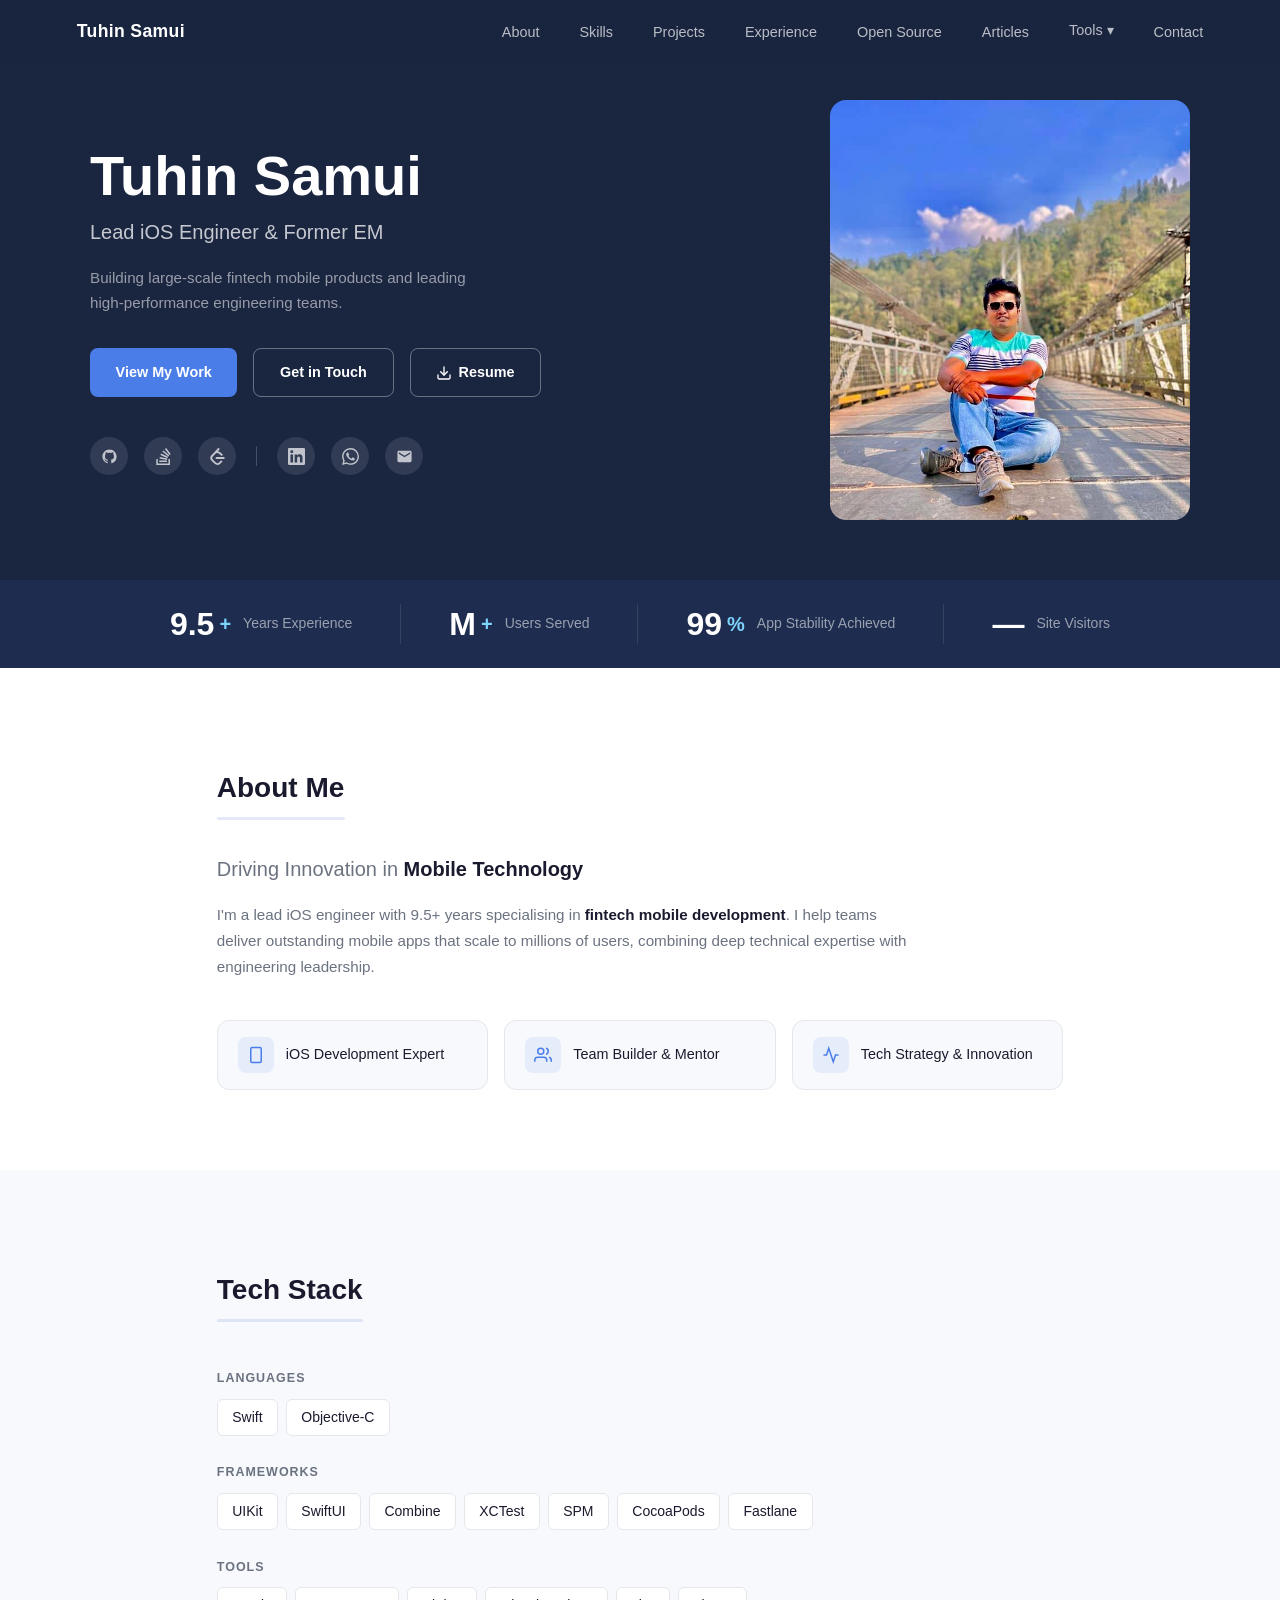
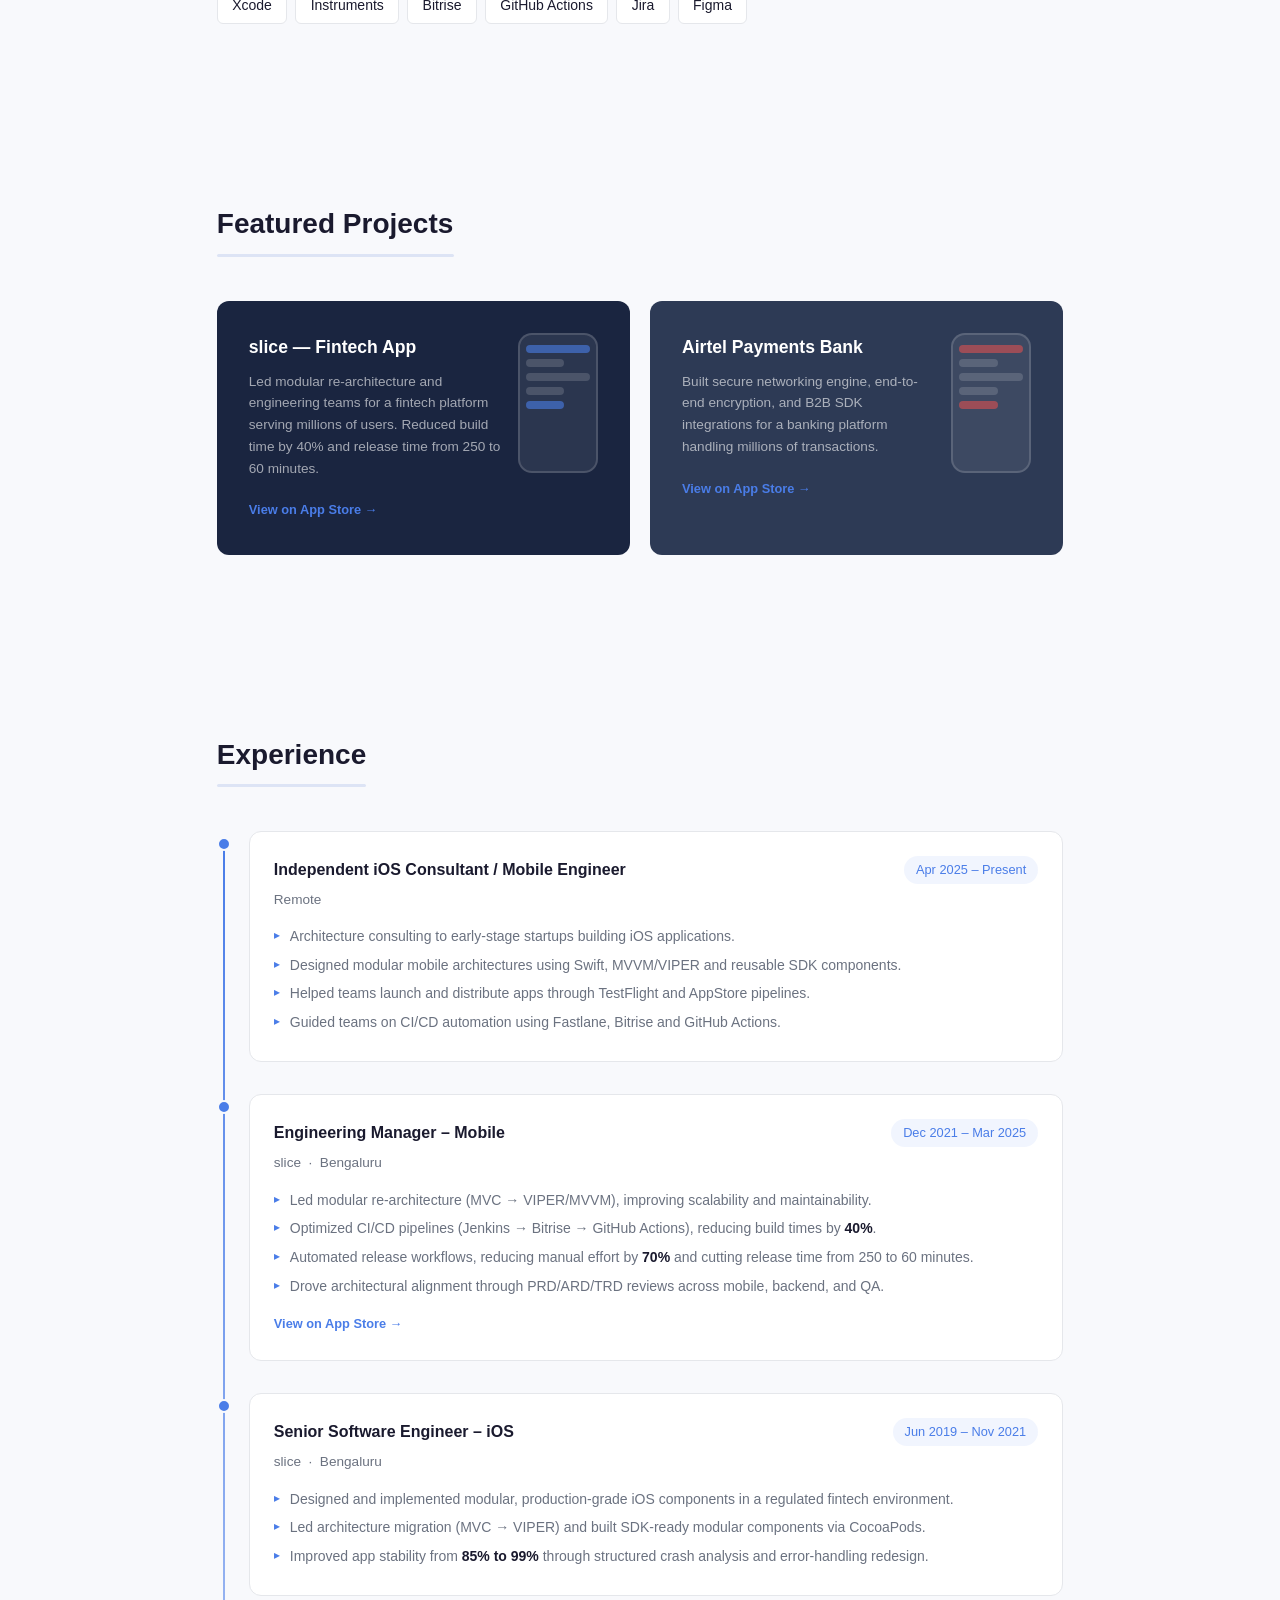
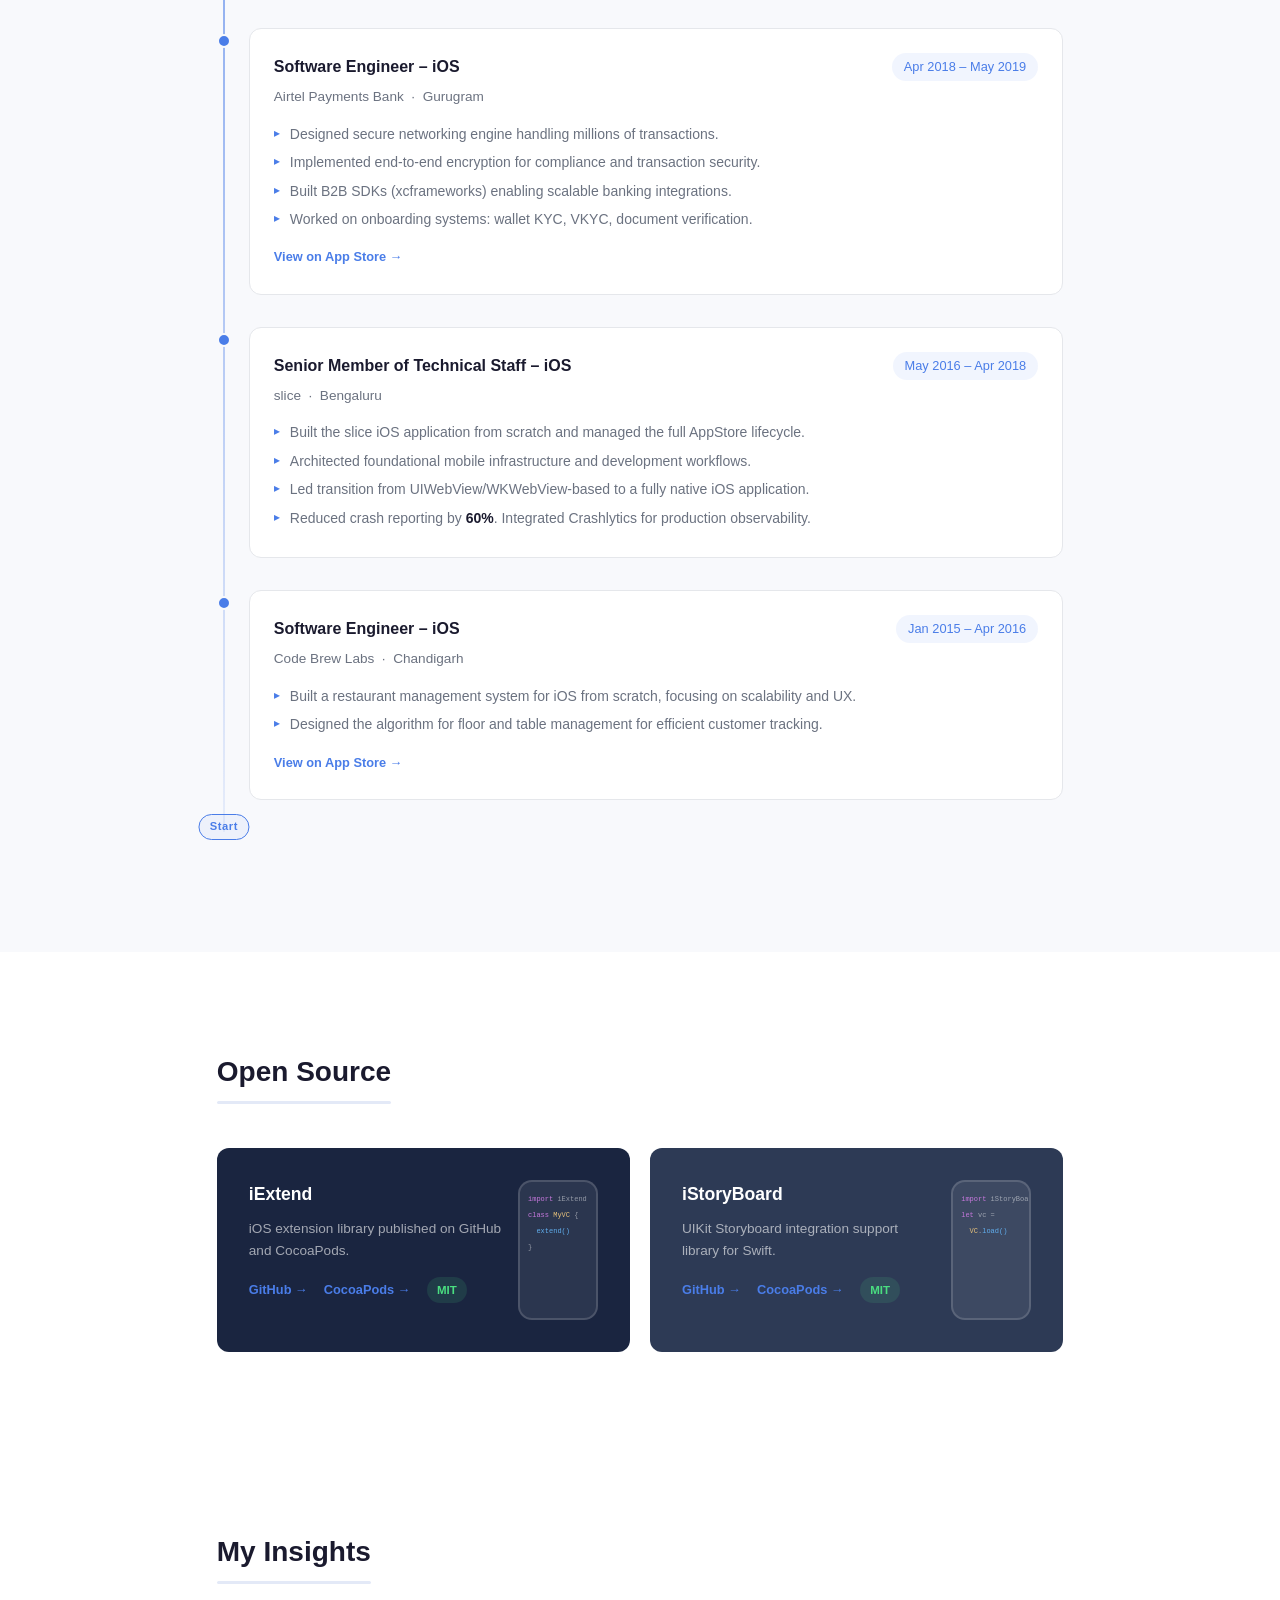
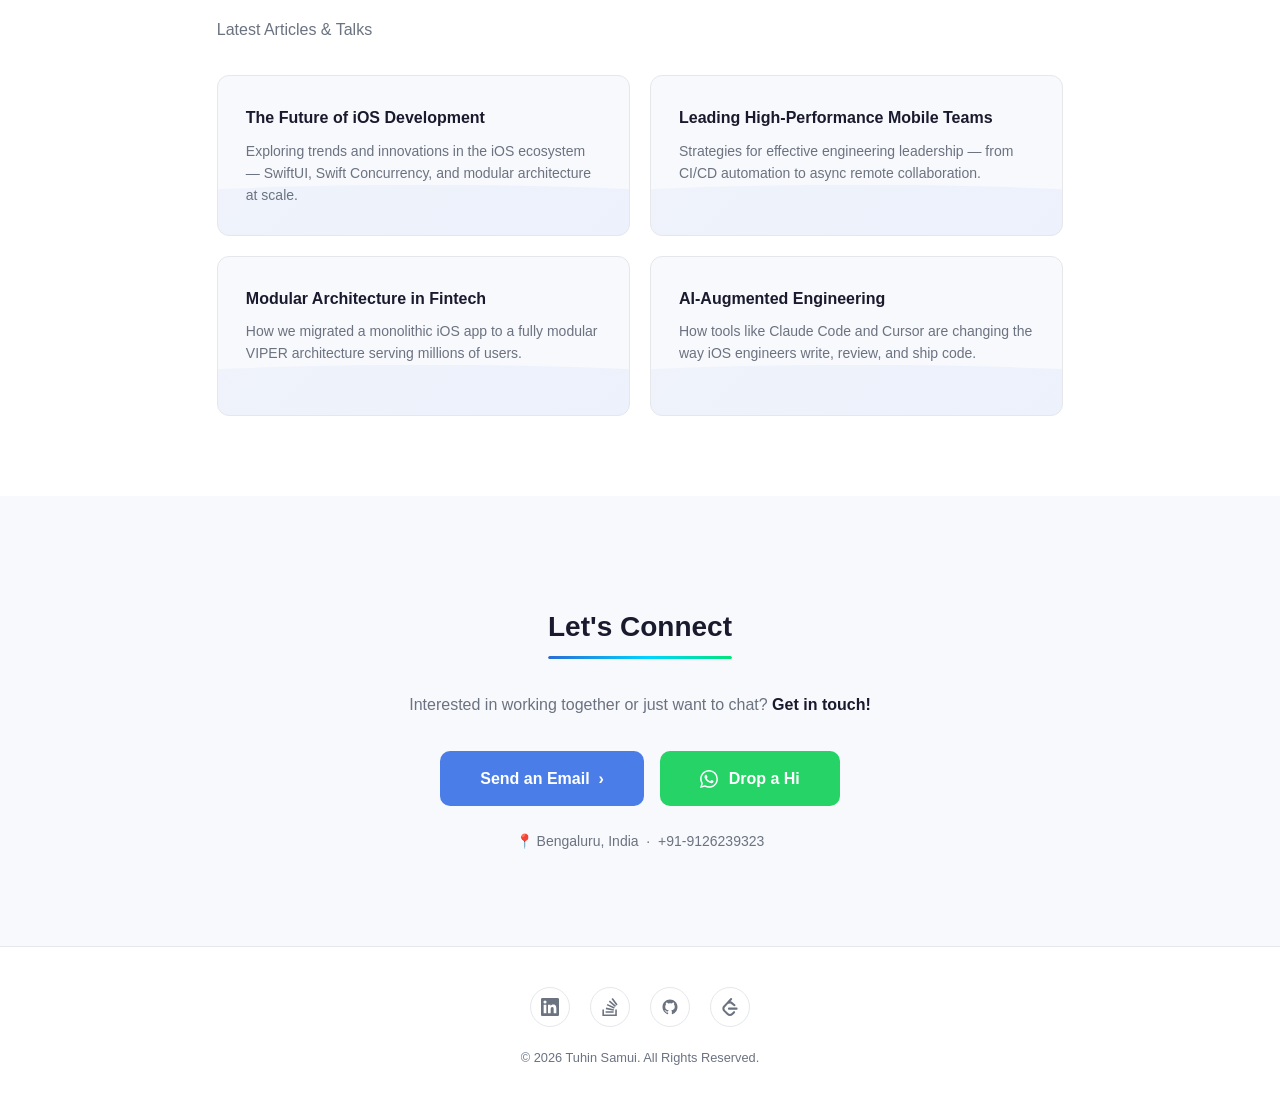
<file: index.html>
<!DOCTYPE html><html lang="en"> <head><meta charset="UTF-8"><meta name="viewport" content="width=device-width, initial-scale=1.0"><title>Tuhin Samui — Senior iOS Engineer</title><meta name="description" content="Lead iOS Engineer &#38; Former EM — Building large-scale fintech mobile products."><script data-goatcounter="https://tuhinsamui.goatcounter.com/count" async src="//gc.zgo.at/count.js"></script><link rel="stylesheet" href="/_astro/future-ios.C8dQKi5L.css">
<style>
  /* Click-only dropdowns — disable hover trigger */
  .nav-dropdown:hover .nav-dropdown-menu { display: none; }
  .nav-dropdown.open .nav-dropdown-menu { display: block; }
  /* Category labels inside dropdown */
  .nav-cat {
    font-size: .58rem; font-weight: 700; color: rgba(255,255,255,.3);
    
    padding: .5rem .8rem .2rem; pointer-events: none; list-style: none;
  }
  .nav-soon { opacity: .4; pointer-events: none; display: flex; align-items: center; gap: .5rem; }
  .nav-soon-badge {
    font-size: .55rem; background: rgba(255,255,255,.1); border-radius: 3px;
    padding: .1rem .35rem; letter-spacing: .04em; color: rgba(255,255,255,.5);
  }
  /* Sticky section header + scroll progress bar */
  .section-inner { background: inherit; }
  .section-sticky-header {
    position: sticky;
    top: 64px;
    z-index: 5;
    background: inherit;
    padding: 1rem 0 0.75rem;
    margin-bottom: 1.25rem;
  }
  .section-title { margin-bottom: 0.35rem; }
  .section-progress {
    height: 3px;
    border-radius: 2px;
    background: rgba(70, 110, 200, 0.15);
    overflow: hidden;
  }
  .section-progress-bar {
    height: 100%;
    width: 0%;
    border-radius: 2px;
    background: linear-gradient(90deg, #2a6dd5, #00d4ff 55%, #00e676);
    box-shadow: 0 0 8px rgba(0, 212, 255, 0.6);
    transition: width .25s ease-out;
  }
  #contact .section-sticky-header { text-align: center; }
  .timeline-start { z-index: 1; }
</style> <body> <!-- NAV --> <nav> <a href="/" class="nav-logo">Tuhin Samui</a> <ul class="nav-links">  <li><a href="#about">About</a></li> <li><a href="#skills">Skills</a></li> <li><a href="#projects">Projects</a></li> <li><a href="#experience">Experience</a></li> <li><a href="#opensource">Open Source</a></li> <li><a href="#insights">Articles</a></li> <li class="nav-dropdown"><a href="#" class="nav-dropdown-toggle">Tools ▾</a><ul class="nav-dropdown-menu"><li class="nav-cat">GENERAL</li><li><a href="/tools/speedtest">Internet Speedometer</a></li><li class="nav-cat">iOS</li><li><a href="/tools/json-codable">JSON → Codable</a></li><li><a href="/tools/sf-browser">SF Symbols Browser</a></li><li><a href="/tools/xcode-cleaner">Xcode Cleaner</a></li></ul></li> <li><a href="#contact">Contact</a></li>  </ul> <button class="nav-toggle" aria-label="Toggle menu">&#9776;</button> </nav>   <section id="hero"> <div class="hero-inner"> <div class="hero-content"> <h1 class="hero-name">Tuhin Samui</h1> <h2 class="hero-title">Lead iOS Engineer &amp; Former EM</h2> <p class="hero-sub">Building large-scale fintech mobile products and leading high-performance engineering teams.</p> <div class="hero-cta"> <a href="#projects" class="btn btn-primary">View My Work</a> <a href="#contact" class="btn btn-outline-light">Get in Touch</a> <a href="/resume.pdf" download="Tuhin_Samui_Resume.pdf" class="btn btn-outline-light"> <svg viewBox="0 0 24 24" fill="none" stroke="currentColor" stroke-width="2" stroke-linecap="round" stroke-linejoin="round" width="16" height="16"><path d="M21 15v4a2 2 0 01-2 2H5a2 2 0 01-2-2v-4"></path><polyline points="7 10 12 15 17 10"></polyline><line x1="12" y1="15" x2="12" y2="3"></line></svg>
Resume
</a> </div> <div class="hero-social"> <a href="https://github.com/tuhinsbuddy" target="_blank" rel="noopener" aria-label="GitHub"> <svg viewBox="0 0 24 24" fill="currentColor"><path d="M12 2C6.477 2 2 6.484 2 12.017c0 4.425 2.865 8.18 6.839 9.504.5.092.682-.217.682-.483 0-.237-.008-.868-.013-1.703-2.782.605-3.369-1.343-3.369-1.343-.454-1.158-1.11-1.466-1.11-1.466-.908-.62.069-.608.069-.608 1.003.07 1.531 1.032 1.531 1.032.892 1.53 2.341 1.088 2.91.832.092-.647.35-1.088.636-1.338-2.22-.253-4.555-1.113-4.555-4.951 0-1.093.39-1.988 1.029-2.688-.103-.253-.446-1.272.098-2.65 0 0 .84-.27 2.75 1.026A9.564 9.564 0 0112 6.844c.85.004 1.705.115 2.504.337 1.909-1.296 2.747-1.027 2.747-1.027.546 1.379.202 2.398.1 2.651.64.7 1.028 1.595 1.028 2.688 0 3.848-2.339 4.695-4.566 4.943.359.309.678.92.678 1.855 0 1.338-.012 2.419-.012 2.745 0 .268.18.58.688.482A10.019 10.019 0 0022 12.017C22 6.484 17.522 2 12 2z"></path></svg> </a> <a href="https://stackoverflow.com/users/4977661/oncompletion" target="_blank" rel="noopener" aria-label="Stack Overflow"> <svg viewBox="0 0 24 24" fill="currentColor"><path d="M18.986 21.865v-6.404h2.134V24H1.844v-8.539h2.13v6.404h15.012zM6.111 19.731H16.85v-2.137H6.111v2.137zm.259-4.852l10.48 2.189.451-2.07-10.478-2.187-.453 2.068zm1.359-5.056l9.705 4.53.903-1.95-9.706-4.53-.902 1.95zm2.715-4.785l8.217 6.855 1.359-1.62-8.216-6.853-1.36 1.618zM15.751 0l-1.746 1.294 6.405 8.604 1.746-1.294L15.751 0z"></path></svg> </a> <a href="https://leetcode.com/u/ripperTMS/" target="_blank" rel="noopener" aria-label="LeetCode"> <svg viewBox="0 0 24 24" fill="currentColor"><path d="M13.483 0a1.374 1.374 0 0 0-.961.438L7.116 6.226l-3.854 4.126a5.266 5.266 0 0 0-1.209 2.104 5.35 5.35 0 0 0-.125.513 5.527 5.527 0 0 0 .062 2.362 5.83 5.83 0 0 0 .349 1.017 5.938 5.938 0 0 0 1.271 1.818l4.277 4.193.039.038c2.248 2.165 5.852 2.133 8.063-.074l2.396-2.392c.54-.54.54-1.414.003-1.955a1.378 1.378 0 0 0-1.951-.003l-2.396 2.392a3.021 3.021 0 0 1-4.205.038l-.02-.019-4.276-4.193c-.652-.64-.972-1.469-.948-2.263a2.68 2.68 0 0 1 .066-.523 2.545 2.545 0 0 1 .619-1.164L9.13 8.114c1.058-1.134 3.204-1.27 4.43-.278l3.501 2.831c.593.48 1.461.387 1.94-.207a1.384 1.384 0 0 0-.207-1.943l-3.5-2.831c-.8-.647-1.766-1.045-2.774-1.202l2.015-2.158A1.384 1.384 0 0 0 13.483 0zm-2.866 12.815a1.38 1.38 0 0 0-1.38 1.382 1.38 1.38 0 0 0 1.38 1.382H20.79a1.38 1.38 0 0 0 1.38-1.382 1.38 1.38 0 0 0-1.38-1.382z"></path></svg> </a> <span class="hero-social-divider"></span> <a href="https://www.linkedin.com/in/tuhinsamui/" target="_blank" rel="noopener" aria-label="LinkedIn"> <svg viewBox="0 0 24 24" fill="currentColor"><path d="M20.447 20.452h-3.554v-5.569c0-1.328-.027-3.037-1.852-3.037-1.853 0-2.136 1.445-2.136 2.939v5.667H9.351V9h3.414v1.561h.046c.477-.9 1.637-1.85 3.37-1.85 3.601 0 4.267 2.37 4.267 5.455v6.286zM5.337 7.433a2.062 2.062 0 01-2.063-2.065 2.064 2.064 0 112.063 2.065zm1.782 13.019H3.555V9h3.564v11.452zM22.225 0H1.771C.792 0 0 .774 0 1.729v20.542C0 23.227.792 24 1.771 24h20.451C23.2 24 24 23.227 24 22.271V1.729C24 .774 23.2 0 22.222 0h.003z"></path></svg> </a> <a href="https://wa.me/919126239323?text=Hi%20Tuhin%2C%20would%20love%20to%20hire%20you%20for%20" target="_blank" rel="noopener" aria-label="WhatsApp"> <svg viewBox="0 0 24 24" fill="currentColor"><path d="M17.472 14.382c-.297-.149-1.758-.867-2.03-.967-.273-.099-.471-.148-.67.15-.197.297-.767.966-.94 1.164-.173.199-.347.223-.644.075-.297-.15-1.255-.463-2.39-1.475-.883-.788-1.48-1.761-1.653-2.059-.173-.297-.018-.458.13-.606.134-.133.298-.347.446-.52.149-.174.198-.298.298-.497.099-.198.05-.371-.025-.52-.075-.149-.669-1.612-.916-2.207-.242-.579-.487-.5-.669-.51-.173-.008-.371-.01-.57-.01-.198 0-.52.074-.792.372-.272.297-1.04 1.016-1.04 2.479 0 1.462 1.065 2.875 1.213 3.074.149.198 2.096 3.2 5.077 4.487.709.306 1.262.489 1.694.625.712.227 1.36.195 1.871.118.571-.085 1.758-.719 2.006-1.413.248-.694.248-1.289.173-1.413-.074-.124-.272-.198-.57-.347m-5.421 7.403h-.004a9.87 9.87 0 01-5.031-1.378l-.361-.214-3.741.982.998-3.648-.235-.374a9.86 9.86 0 01-1.51-5.26c.001-5.45 4.436-9.884 9.888-9.884 2.64 0 5.122 1.03 6.988 2.898a9.825 9.825 0 012.893 6.994c-.003 5.45-4.437 9.884-9.885 9.884m8.413-18.297A11.815 11.815 0 0012.05 0C5.495 0 .16 5.335.157 11.892c0 2.096.547 4.142 1.588 5.945L.057 24l6.305-1.654a11.882 11.882 0 005.683 1.448h.005c6.554 0 11.89-5.335 11.893-11.893a11.821 11.821 0 00-3.48-8.413z"></path></svg> </a> <a href="mailto:tuhin.eios@gmail.com" aria-label="Email"> <svg viewBox="0 0 24 24" fill="currentColor"><path d="M20 4H4c-1.1 0-2 .9-2 2v12c0 1.1.9 2 2 2h16c1.1 0 2-.9 2-2V6c0-1.1-.9-2-2-2zm0 4l-8 5-8-5V6l8 5 8-5v2z"></path></svg> </a> </div> </div> <div class="hero-photo"> <img src="/photo.jpg" alt="Tuhin Samui" onerror="this.style.display='none';this.parentElement.classList.add('no-photo')"> <div class="photo-placeholder">TS</div> </div> </div> </section>  <div class="stats-bar"> <div class="stat-item"> <span class="stat-num">9.5<span class="stat-plus">+</span></span> <span class="stat-label">Years Experience</span> </div> <div class="stat-divider"></div> <div class="stat-item"> <span class="stat-num">M<span class="stat-plus">+</span></span> <span class="stat-label">Users Served</span> </div> <div class="stat-divider"></div> <div class="stat-item"> <span class="stat-num">99<span class="stat-plus">%</span></span> <span class="stat-label">App Stability Achieved</span> </div> <div class="stat-divider"></div> <div class="stat-item"> <span class="stat-num" id="visitor-count">—</span> <span class="stat-label">Site Visitors</span> </div> </div>  <section id="about"> <div class="section-inner"> <h2 class="section-title">About Me</h2> <h3 class="section-subtitle">Driving Innovation in <strong>Mobile Technology</strong></h3> <p class="about-bio">
I'm a lead iOS engineer with 9.5+ years specialising in <strong>fintech mobile development</strong>.
        I help teams deliver outstanding mobile apps that scale to millions of users, combining deep technical
        expertise with engineering leadership.
</p> <div class="about-pillars"> <div class="pillar"> <div class="pillar-icon"> <svg viewBox="0 0 24 24" fill="none" stroke="currentColor" stroke-width="2"><rect x="5" y="2" width="14" height="20" rx="2"></rect><line x1="12" y1="18" x2="12" y2="18.01"></line></svg> </div> <span>iOS Development Expert</span> </div> <div class="pillar"> <div class="pillar-icon"> <svg viewBox="0 0 24 24" fill="none" stroke="currentColor" stroke-width="2"><path d="M17 21v-2a4 4 0 0 0-4-4H5a4 4 0 0 0-4 4v2"></path><circle cx="9" cy="7" r="4"></circle><path d="M23 21v-2a4 4 0 0 0-3-3.87"></path><path d="M16 3.13a4 4 0 0 1 0 7.75"></path></svg> </div> <span>Team Builder &amp; Mentor</span> </div> <div class="pillar"> <div class="pillar-icon"> <svg viewBox="0 0 24 24" fill="none" stroke="currentColor" stroke-width="2"><polyline points="22 12 18 12 15 21 9 3 6 12 2 12"></polyline></svg> </div> <span>Tech Strategy &amp; Innovation</span> </div> </div> </div> </section>  <section id="skills"> <div class="section-inner"> <h2 class="section-title">Tech Stack</h2> <div class="skills-group"> <div class="skills-row"> <span class="skills-label">Languages</span> <div class="skills-tags"> <span class="skill-tag">Swift</span> <span class="skill-tag">Objective-C</span> </div> </div> <div class="skills-row"> <span class="skills-label">Frameworks</span> <div class="skills-tags"> <span class="skill-tag">UIKit</span> <span class="skill-tag">SwiftUI</span> <span class="skill-tag">Combine</span> <span class="skill-tag">XCTest</span> <span class="skill-tag">SPM</span> <span class="skill-tag">CocoaPods</span> <span class="skill-tag">Fastlane</span> </div> </div> <div class="skills-row"> <span class="skills-label">Tools</span> <div class="skills-tags"> <span class="skill-tag">Xcode</span> <span class="skill-tag">Instruments</span> <span class="skill-tag">Bitrise</span> <span class="skill-tag">GitHub Actions</span> <span class="skill-tag">Jira</span> <span class="skill-tag">Figma</span> </div> </div> </div> </div> </section>  <section id="projects"> <div class="section-inner"> <h2 class="section-title">Featured Projects</h2> <div class="projects-grid"> <div class="project-card project-card--dark"> <div class="project-info"> <h3>slice — Fintech App</h3> <p>Led modular re-architecture and engineering teams for a fintech platform serving millions of users. Reduced build time by 40% and release time from 250 to 60 minutes.</p> <a href="https://apps.apple.com/in/app/slice-bank-at-rbi-repo-rate/id1123372237" target="_blank" rel="noopener" class="project-link">View on App Store →</a> </div> <div class="project-visual project-visual--slice"> <div class="phone-mockup"> <div class="phone-screen"> <div class="screen-content"> <div class="screen-bar accent"></div> <div class="screen-bar short"></div> <div class="screen-bar"></div> <div class="screen-bar short"></div> <div class="screen-bar accent short"></div> </div> </div> </div> </div> </div> <div class="project-card project-card--slate"> <div class="project-info"> <h3>Airtel Payments Bank</h3> <p>Built secure networking engine, end-to-end encryption, and B2B SDK integrations for a banking platform handling millions of transactions.</p> <a href="https://apps.apple.com/in/app/airtel-thanks-recharge-bank/id543184334" target="_blank" rel="noopener" class="project-link">View on App Store →</a> </div> <div class="project-visual project-visual--airtel"> <div class="phone-mockup"> <div class="phone-screen"> <div class="screen-content"> <div class="screen-bar accent-red"></div> <div class="screen-bar short"></div> <div class="screen-bar"></div> <div class="screen-bar short"></div> <div class="screen-bar accent-red short"></div> </div> </div> </div> </div> </div> </div> </div> </section>  <section id="experience"> <div class="section-inner"> <h2 class="section-title">Experience</h2> <div class="timeline"> <div class="timeline-item"> <div class="timeline-dot"></div> <div class="timeline-content"> <div class="timeline-header"> <h3>Independent iOS Consultant / Mobile Engineer</h3> <span class="timeline-period">Apr 2025 – Present</span> </div> <p class="timeline-location">Remote</p> <ul> <li>Architecture consulting to early-stage startups building iOS applications.</li> <li>Designed modular mobile architectures using Swift, MVVM/VIPER and reusable SDK components.</li> <li>Helped teams launch and distribute apps through TestFlight and AppStore pipelines.</li> <li>Guided teams on CI/CD automation using Fastlane, Bitrise and GitHub Actions.</li> </ul> </div> </div> <div class="timeline-item"> <div class="timeline-dot"></div> <div class="timeline-content"> <div class="timeline-header"> <h3>Engineering Manager – Mobile</h3> <span class="timeline-period">Dec 2021 – Mar 2025</span> </div> <p class="timeline-location">slice &nbsp;·&nbsp; Bengaluru</p> <ul> <li>Led modular re-architecture (MVC → VIPER/MVVM), improving scalability and maintainability.</li> <li>Optimized CI/CD pipelines (Jenkins → Bitrise → GitHub Actions), reducing build times by <strong>40%</strong>.</li> <li>Automated release workflows, reducing manual effort by <strong>70%</strong> and cutting release time from 250 to 60 minutes.</li> <li>Drove architectural alignment through PRD/ARD/TRD reviews across mobile, backend, and QA.</li> </ul> <a href="https://apps.apple.com/in/app/slice-bank-at-rbi-repo-rate/id1123372237" target="_blank" rel="noopener" class="app-link">View on App Store →</a> </div> </div> <div class="timeline-item"> <div class="timeline-dot"></div> <div class="timeline-content"> <div class="timeline-header"> <h3>Senior Software Engineer – iOS</h3> <span class="timeline-period">Jun 2019 – Nov 2021</span> </div> <p class="timeline-location">slice &nbsp;·&nbsp; Bengaluru</p> <ul> <li>Designed and implemented modular, production-grade iOS components in a regulated fintech environment.</li> <li>Led architecture migration (MVC → VIPER) and built SDK-ready modular components via CocoaPods.</li> <li>Improved app stability from <strong>85% to 99%</strong> through structured crash analysis and error-handling redesign.</li> </ul> </div> </div> <div class="timeline-item"> <div class="timeline-dot"></div> <div class="timeline-content"> <div class="timeline-header"> <h3>Software Engineer – iOS</h3> <span class="timeline-period">Apr 2018 – May 2019</span> </div> <p class="timeline-location">Airtel Payments Bank &nbsp;·&nbsp; Gurugram</p> <ul> <li>Designed secure networking engine handling millions of transactions.</li> <li>Implemented end-to-end encryption for compliance and transaction security.</li> <li>Built B2B SDKs (xcframeworks) enabling scalable banking integrations.</li> <li>Worked on onboarding systems: wallet KYC, VKYC, document verification.</li> </ul> <a href="https://apps.apple.com/in/app/airtel-thanks-recharge-bank/id543184334" target="_blank" rel="noopener" class="app-link">View on App Store →</a> </div> </div> <div class="timeline-item"> <div class="timeline-dot"></div> <div class="timeline-content"> <div class="timeline-header"> <h3>Senior Member of Technical Staff – iOS</h3> <span class="timeline-period">May 2016 – Apr 2018</span> </div> <p class="timeline-location">slice &nbsp;·&nbsp; Bengaluru</p> <ul> <li>Built the slice iOS application from scratch and managed the full AppStore lifecycle.</li> <li>Architected foundational mobile infrastructure and development workflows.</li> <li>Led transition from UIWebView/WKWebView-based to a fully native iOS application.</li> <li>Reduced crash reporting by <strong>60%</strong>. Integrated Crashlytics for production observability.</li> </ul> </div> </div> <div class="timeline-item"> <div class="timeline-dot"></div> <div class="timeline-content"> <div class="timeline-header"> <h3>Software Engineer – iOS</h3> <span class="timeline-period">Jan 2015 – Apr 2016</span> </div> <p class="timeline-location">Code Brew Labs &nbsp;·&nbsp; Chandigarh</p> <ul> <li>Built a restaurant management system for iOS from scratch, focusing on scalability and UX.</li> <li>Designed the algorithm for floor and table management for efficient customer tracking.</li> </ul> <a href="https://apps.apple.com/app/adiava-restaurant-waiting/id1108167919" target="_blank" rel="noopener" class="app-link">View on App Store →</a> </div> <div class="timeline-start">Start</div> </div> </div> </div> </section>  <section id="opensource"> <div class="section-inner"> <h2 class="section-title">Open Source</h2> <div class="projects-grid"> <div class="project-card project-card--dark"> <div class="project-info"> <h3>iExtend</h3> <p>iOS extension library published on GitHub and CocoaPods.</p> <div class="oss-links"> <a href="https://github.com/UltranLab/iExtend" target="_blank" rel="noopener" class="project-link">GitHub →</a> <a href="https://cocoapods.org/pods/iExtend" target="_blank" rel="noopener" class="project-link">CocoaPods →</a> <span class="oss-badge">MIT</span> </div> </div> <div class="project-visual"> <div class="phone-mockup"> <div class="phone-screen"> <div class="screen-content code-screen"> <div class="code-line"><span class="kw">import</span> iExtend</div> <div class="code-line"><span class="kw">class</span> <span class="ty">MyVC</span> {</div> <div class="code-line">&nbsp;&nbsp;<span class="fn">extend()</span></div> <div class="code-line">}</div> </div> </div> </div> </div> </div> <div class="project-card project-card--slate"> <div class="project-info"> <h3>iStoryBoard</h3> <p>UIKit Storyboard integration support library for Swift.</p> <div class="oss-links"> <a href="https://github.com/tuhinsbuddy" target="_blank" rel="noopener" class="project-link">GitHub →</a> <a href="#" class="project-link">CocoaPods →</a> <span class="oss-badge">MIT</span> </div> </div> <div class="project-visual"> <div class="phone-mockup"> <div class="phone-screen"> <div class="screen-content code-screen"> <div class="code-line"><span class="kw">import</span> iStoryBoard</div> <div class="code-line"><span class="kw">let</span> vc =</div> <div class="code-line">&nbsp;&nbsp;<span class="ty">VC</span>.<span class="fn">load()</span></div> </div> </div> </div> </div> </div> </div> </div> </section>  <section id="insights"> <div class="section-inner"> <h2 class="section-title">My Insights</h2> <p class="section-subtitle-light">Latest Articles &amp; Talks</p> <div class="insights-grid"> <a href="/articles/future-ios" class="insight-card" data-goatcounter-click="insight-future-ios" data-goatcounter-title="Future of iOS"> <div class="insight-body"> <h3>The Future of iOS Development</h3> <p>Exploring trends and innovations in the iOS ecosystem — SwiftUI, Swift Concurrency, and modular architecture at scale.</p> </div> <div class="insight-wave"></div> </a> <div class="insight-card" data-goatcounter-click="insight-leading-teams" data-goatcounter-title="Leading Mobile Teams"> <div class="insight-body"> <h3>Leading High-Performance Mobile Teams</h3> <p>Strategies for effective engineering leadership — from CI/CD automation to async remote collaboration.</p> </div> <div class="insight-wave"></div> </div> <div class="insight-card" data-goatcounter-click="insight-modular-arch" data-goatcounter-title="Modular Architecture Fintech"> <div class="insight-body"> <h3>Modular Architecture in Fintech</h3> <p>How we migrated a monolithic iOS app to a fully modular VIPER architecture serving millions of users.</p> </div> <div class="insight-wave"></div> </div> <div class="insight-card" data-goatcounter-click="insight-ai-engineering" data-goatcounter-title="AI-Augmented Engineering"> <div class="insight-body"> <h3>AI-Augmented Engineering</h3> <p>How tools like Claude Code and Cursor are changing the way iOS engineers write, review, and ship code.</p> </div> <div class="insight-wave"></div> </div> </div> </div> </section>  <section id="contact"> <div class="section-inner contact-inner"> <h2 class="section-title">Let's Connect</h2> <p class="contact-sub">Interested in working together or just want to chat? <strong>Get in touch!</strong></p> <div class="contact-btns"> <a href="mailto:tuhin.eios@gmail.com" class="btn btn-primary btn-large">Send an Email &nbsp;›</a> <a href="https://wa.me/919126239323?text=Hi%20Tuhin%2C%20would%20love%20to%20hire%20you%20for%20" target="_blank" rel="noopener" class="btn btn-whatsapp btn-large"> <svg viewBox="0 0 24 24" fill="currentColor" width="18" height="18"><path d="M17.472 14.382c-.297-.149-1.758-.867-2.03-.967-.273-.099-.471-.148-.67.15-.197.297-.767.966-.94 1.164-.173.199-.347.223-.644.075-.297-.15-1.255-.463-2.39-1.475-.883-.788-1.48-1.761-1.653-2.059-.173-.297-.018-.458.13-.606.134-.133.298-.347.446-.52.149-.174.198-.298.298-.497.099-.198.05-.371-.025-.52-.075-.149-.669-1.612-.916-2.207-.242-.579-.487-.5-.669-.51-.173-.008-.371-.01-.57-.01-.198 0-.52.074-.792.372-.272.297-1.04 1.016-1.04 2.479 0 1.462 1.065 2.875 1.213 3.074.149.198 2.096 3.2 5.077 4.487.709.306 1.262.489 1.694.625.712.227 1.36.195 1.871.118.571-.085 1.758-.719 2.006-1.413.248-.694.248-1.289.173-1.413-.074-.124-.272-.198-.57-.347m-5.421 7.403h-.004a9.87 9.87 0 01-5.031-1.378l-.361-.214-3.741.982.998-3.648-.235-.374a9.86 9.86 0 01-1.51-5.26c.001-5.45 4.436-9.884 9.888-9.884 2.64 0 5.122 1.03 6.988 2.898a9.825 9.825 0 012.893 6.994c-.003 5.45-4.437 9.884-9.885 9.884m8.413-18.297A11.815 11.815 0 0012.05 0C5.495 0 .16 5.335.157 11.892c0 2.096.547 4.142 1.588 5.945L.057 24l6.305-1.654a11.882 11.882 0 005.683 1.448h.005c6.554 0 11.89-5.335 11.893-11.893a11.821 11.821 0 00-3.48-8.413z"></path></svg>
&nbsp;Drop a Hi
</a> </div> <p class="contact-location">📍 Bengaluru, India &nbsp;·&nbsp; +91-9126239323</p> </div> </section>  <!-- FOOTER --> <footer> <div class="footer-social"> <a href="https://www.linkedin.com/in/tuhinsamui/" target="_blank" rel="noopener" aria-label="LinkedIn"> <svg viewBox="0 0 24 24" fill="currentColor"><path d="M20.447 20.452h-3.554v-5.569c0-1.328-.027-3.037-1.852-3.037-1.853 0-2.136 1.445-2.136 2.939v5.667H9.351V9h3.414v1.561h.046c.477-.9 1.637-1.85 3.37-1.85 3.601 0 4.267 2.37 4.267 5.455v6.286zM5.337 7.433a2.062 2.062 0 01-2.063-2.065 2.064 2.064 0 112.063 2.065zm1.782 13.019H3.555V9h3.564v11.452zM22.225 0H1.771C.792 0 0 .774 0 1.729v20.542C0 23.227.792 24 1.771 24h20.451C23.2 24 24 23.227 24 22.271V1.729C24 .774 23.2 0 22.222 0h.003z"></path></svg> </a> <a href="https://stackoverflow.com/users/4977661/oncompletion" target="_blank" rel="noopener" aria-label="Stack Overflow"> <svg viewBox="0 0 24 24" fill="currentColor"><path d="M18.986 21.865v-6.404h2.134V24H1.844v-8.539h2.13v6.404h15.012zM6.111 19.731H16.85v-2.137H6.111v2.137zm.259-4.852l10.48 2.189.451-2.07-10.478-2.187-.453 2.068zm1.359-5.056l9.705 4.53.903-1.95-9.706-4.53-.902 1.95zm2.715-4.785l8.217 6.855 1.359-1.62-8.216-6.853-1.36 1.618zM15.751 0l-1.746 1.294 6.405 8.604 1.746-1.294L15.751 0z"></path></svg> </a> <a href="https://github.com/tuhinsbuddy" target="_blank" rel="noopener" aria-label="GitHub"> <svg viewBox="0 0 24 24" fill="currentColor"><path d="M12 2C6.477 2 2 6.484 2 12.017c0 4.425 2.865 8.18 6.839 9.504.5.092.682-.217.682-.483 0-.237-.008-.868-.013-1.703-2.782.605-3.369-1.343-3.369-1.343-.454-1.158-1.11-1.466-1.11-1.466-.908-.62.069-.608.069-.608 1.003.07 1.531 1.032 1.531 1.032.892 1.53 2.341 1.088 2.91.832.092-.647.35-1.088.636-1.338-2.22-.253-4.555-1.113-4.555-4.951 0-1.093.39-1.988 1.029-2.688-.103-.253-.446-1.272.098-2.65 0 0 .84-.27 2.75 1.026A9.564 9.564 0 0112 6.844c.85.004 1.705.115 2.504.337 1.909-1.296 2.747-1.027 2.747-1.027.546 1.379.202 2.398.1 2.651.64.7 1.028 1.595 1.028 2.688 0 3.848-2.339 4.695-4.566 4.943.359.309.678.92.678 1.855 0 1.338-.012 2.419-.012 2.745 0 .268.18.58.688.482A10.019 10.019 0 0022 12.017C22 6.484 17.522 2 12 2z"></path></svg> </a> <a href="https://leetcode.com/u/ripperTMS/" target="_blank" rel="noopener" aria-label="LeetCode"> <svg viewBox="0 0 24 24" fill="currentColor"><path d="M13.483 0a1.374 1.374 0 0 0-.961.438L7.116 6.226l-3.854 4.126a5.266 5.266 0 0 0-1.209 2.104 5.35 5.35 0 0 0-.125.513 5.527 5.527 0 0 0 .062 2.362 5.83 5.83 0 0 0 .349 1.017 5.938 5.938 0 0 0 1.271 1.818l4.277 4.193.039.038c2.248 2.165 5.852 2.133 8.063-.074l2.396-2.392c.54-.54.54-1.414.003-1.955a1.378 1.378 0 0 0-1.951-.003l-2.396 2.392a3.021 3.021 0 0 1-4.205.038l-.02-.019-4.276-4.193c-.652-.64-.972-1.469-.948-2.263a2.68 2.68 0 0 1 .066-.523 2.545 2.545 0 0 1 .619-1.164L9.13 8.114c1.058-1.134 3.204-1.27 4.43-.278l3.501 2.831c.593.48 1.461.387 1.94-.207a1.384 1.384 0 0 0-.207-1.943l-3.5-2.831c-.8-.647-1.766-1.045-2.774-1.202l2.015-2.158A1.384 1.384 0 0 0 13.483 0zm-2.866 12.815a1.38 1.38 0 0 0-1.38 1.382 1.38 1.38 0 0 0 1.38 1.382H20.79a1.38 1.38 0 0 0 1.38-1.382 1.38 1.38 0 0 0-1.38-1.382z"></path></svg> </a> </div> <p class="footer-copy">© 2026 Tuhin Samui. All Rights Reserved.</p> </footer> <script>
    // Visitor counter — GoatCounter
    (async () => {
      try {
        const r = await fetch('https://tuhinsamui.goatcounter.com/counter/%2F.json');
        if (!r.ok) return;
        const { count } = await r.json();
        const el = document.getElementById('visitor-count');
        if (!el) return;
        const target = parseInt(count.replace(/,/g, ''), 10) || 0;
        if (!target) { el.textContent = '—'; return; }
        const start = performance.now();
        (function tick(now) {
          const p = Math.min((now - start) / 900, 1);
          el.textContent = Math.round(target * (1 - Math.pow(1 - p, 3))).toLocaleString();
          if (p < 1) requestAnimationFrame(tick);
        })(start);
      } catch (_) {}
    })();

    // Mobile nav toggle
    const toggle = document.querySelector('.nav-toggle');
    const navLinks = document.querySelector('.nav-links');
    toggle.addEventListener('click', () => {
      navLinks.classList.toggle('open');
      toggle.innerHTML = navLinks.classList.contains('open') ? '&#10005;' : '&#9776;';
    });
    navLinks.querySelectorAll('a').forEach(link => {
      link.addEventListener('click', () => {
        if (!link.classList.contains('nav-dropdown-toggle')) {
          navLinks.classList.remove('open');
          toggle.innerHTML = '&#9776;';
        }
      });
    });
    document.querySelectorAll('.nav-dropdown-toggle').forEach(btn => {
      btn.addEventListener('click', e => {
        e.preventDefault();
        const parent = btn.closest('.nav-dropdown');
        const isOpen = parent.classList.contains('open');
        document.querySelectorAll('.nav-dropdown').forEach(d => d.classList.remove('open'));
        if (!isOpen) parent.classList.add('open');
      });
    });
    document.addEventListener('click', e => {
      if (!e.target.closest('.nav-dropdown')) {
        document.querySelectorAll('.nav-dropdown').forEach(d => d.classList.remove('open'));
      }
    });

    // Highlight active nav link on scroll
    const sections = document.querySelectorAll('section[id]');
    const links = document.querySelectorAll('.nav-links a');
    const observer = new IntersectionObserver(entries => {
      entries.forEach(entry => {
        if (entry.isIntersecting) {
          links.forEach(l => l.style.color = '');
          const active = document.querySelector(`.nav-links a[href="#${entry.target.id}"]`);
          if (active) active.style.color = 'var(--accent)';
        }
      });
    }, { rootMargin: '-40% 0px -55% 0px' });
    sections.forEach(s => observer.observe(s));

    // Fade-in on scroll
    const fadeEls = document.querySelectorAll('.skill-card, .timeline-item, .oss-card, .edu-card, .stat');
    const fadeObserver = new IntersectionObserver(entries => {
      entries.forEach(entry => {
        if (entry.isIntersecting) {
          entry.target.style.opacity = '1';
          entry.target.style.transform = 'translateY(0)';
          fadeObserver.unobserve(entry.target);
        }
      });
    }, { threshold: 0.1 });
    fadeEls.forEach(el => {
      el.style.opacity = '0';
      el.style.transform = 'translateY(20px)';
      el.style.transition = 'opacity 0.5s ease, transform 0.5s ease';
      fadeObserver.observe(el);
    });
  
    // Sticky section headers with scroll progress bar
    (function() {
      var headers = [];

      document.querySelectorAll('section .section-inner .section-title').forEach(function(title) {
        // Measure actual text width via hidden clone
        var clone = title.cloneNode(true);
        clone.style.cssText = 'position:absolute;visibility:hidden;width:fit-content;white-space:nowrap;font-size:1.75rem;font-weight:700';
        document.body.appendChild(clone);
        var textW = clone.offsetWidth;
        document.body.removeChild(clone);

        var wrapper = document.createElement('div');
        wrapper.className = 'section-sticky-header';
        title.parentNode.insertBefore(wrapper, title);
        wrapper.appendChild(title);

        var progress = document.createElement('div');
        progress.className = 'section-progress';
        progress.style.width = textW + 'px';
        var bar = document.createElement('div');
        bar.className = 'section-progress-bar';
        progress.appendChild(bar);
        wrapper.appendChild(progress);

        var sec = title.closest('section');
        // Contact section: static centered line, no scroll animation
        if (sec.id === 'contact') {
          wrapper.style.cssText += ';display:flex;flex-direction:column;align-items:center';
          bar.style.width = '100%';
        } else {
          headers.push({ bar: bar, maxW: textW, section: sec });
        }
      });

      function updateBars() {
        var navH = 64;
        headers.forEach(function(h) {
          var rect = h.section.getBoundingClientRect();
          var secH = h.section.offsetHeight;
          var pct = Math.max(0, Math.min(1, (navH - rect.top) / (secH - navH)));
          h.bar.style.width = (pct * h.maxW) + 'px';
        });
      }

      window.addEventListener('scroll', updateBars, { passive: true });
      updateBars();
    })();
  </script> </body> </html>
</file>
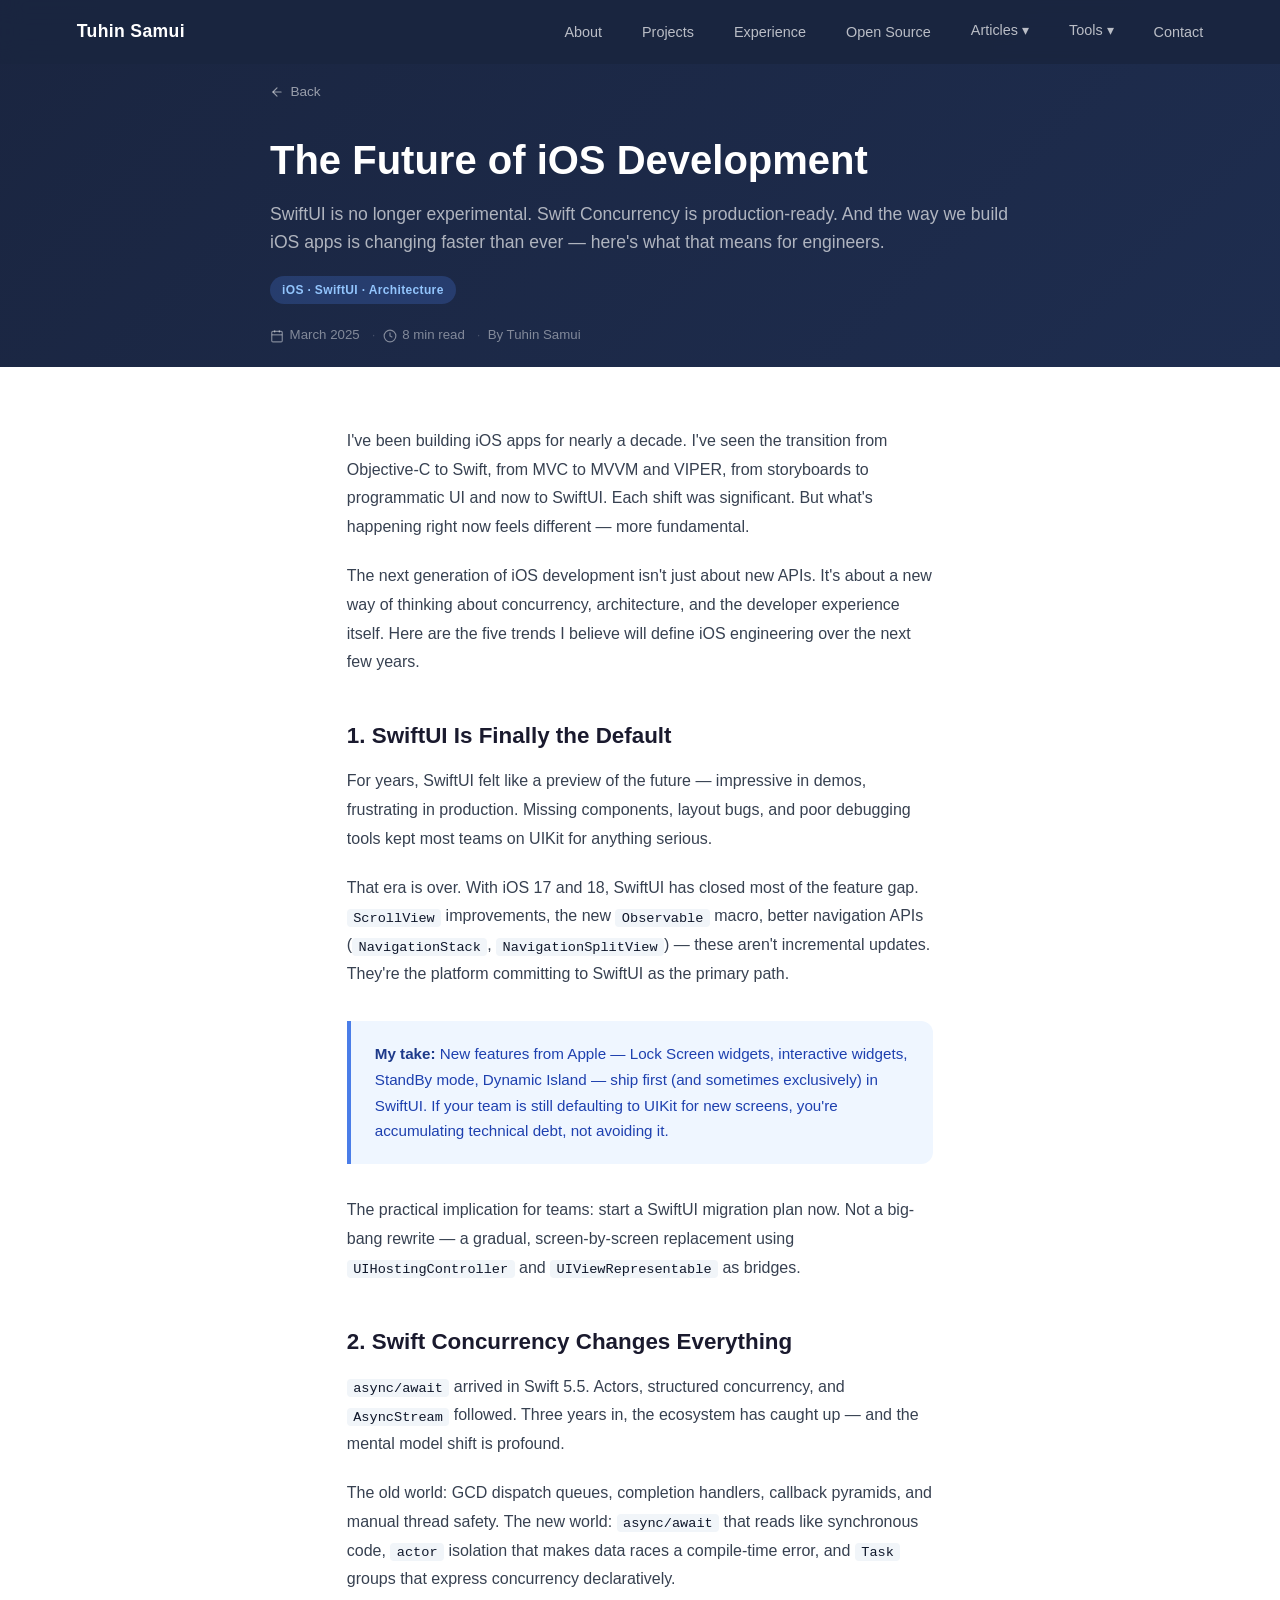
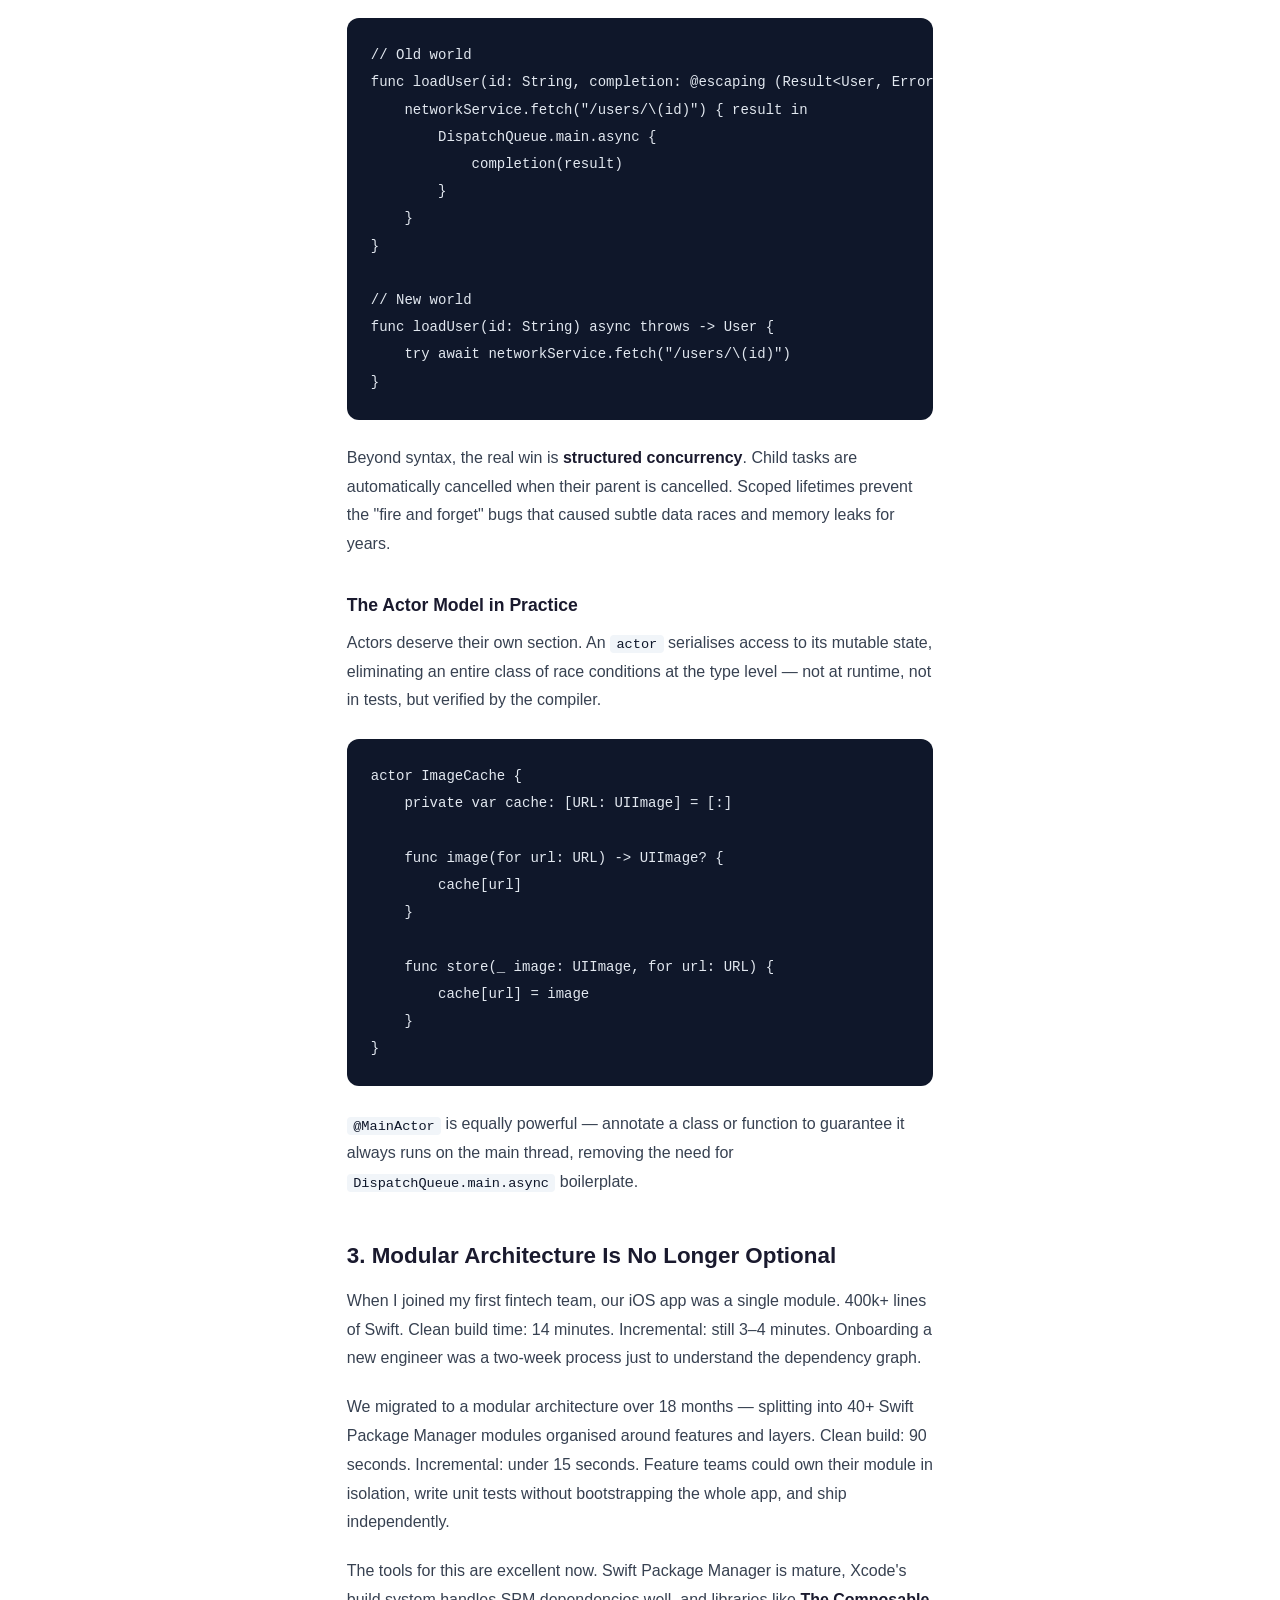
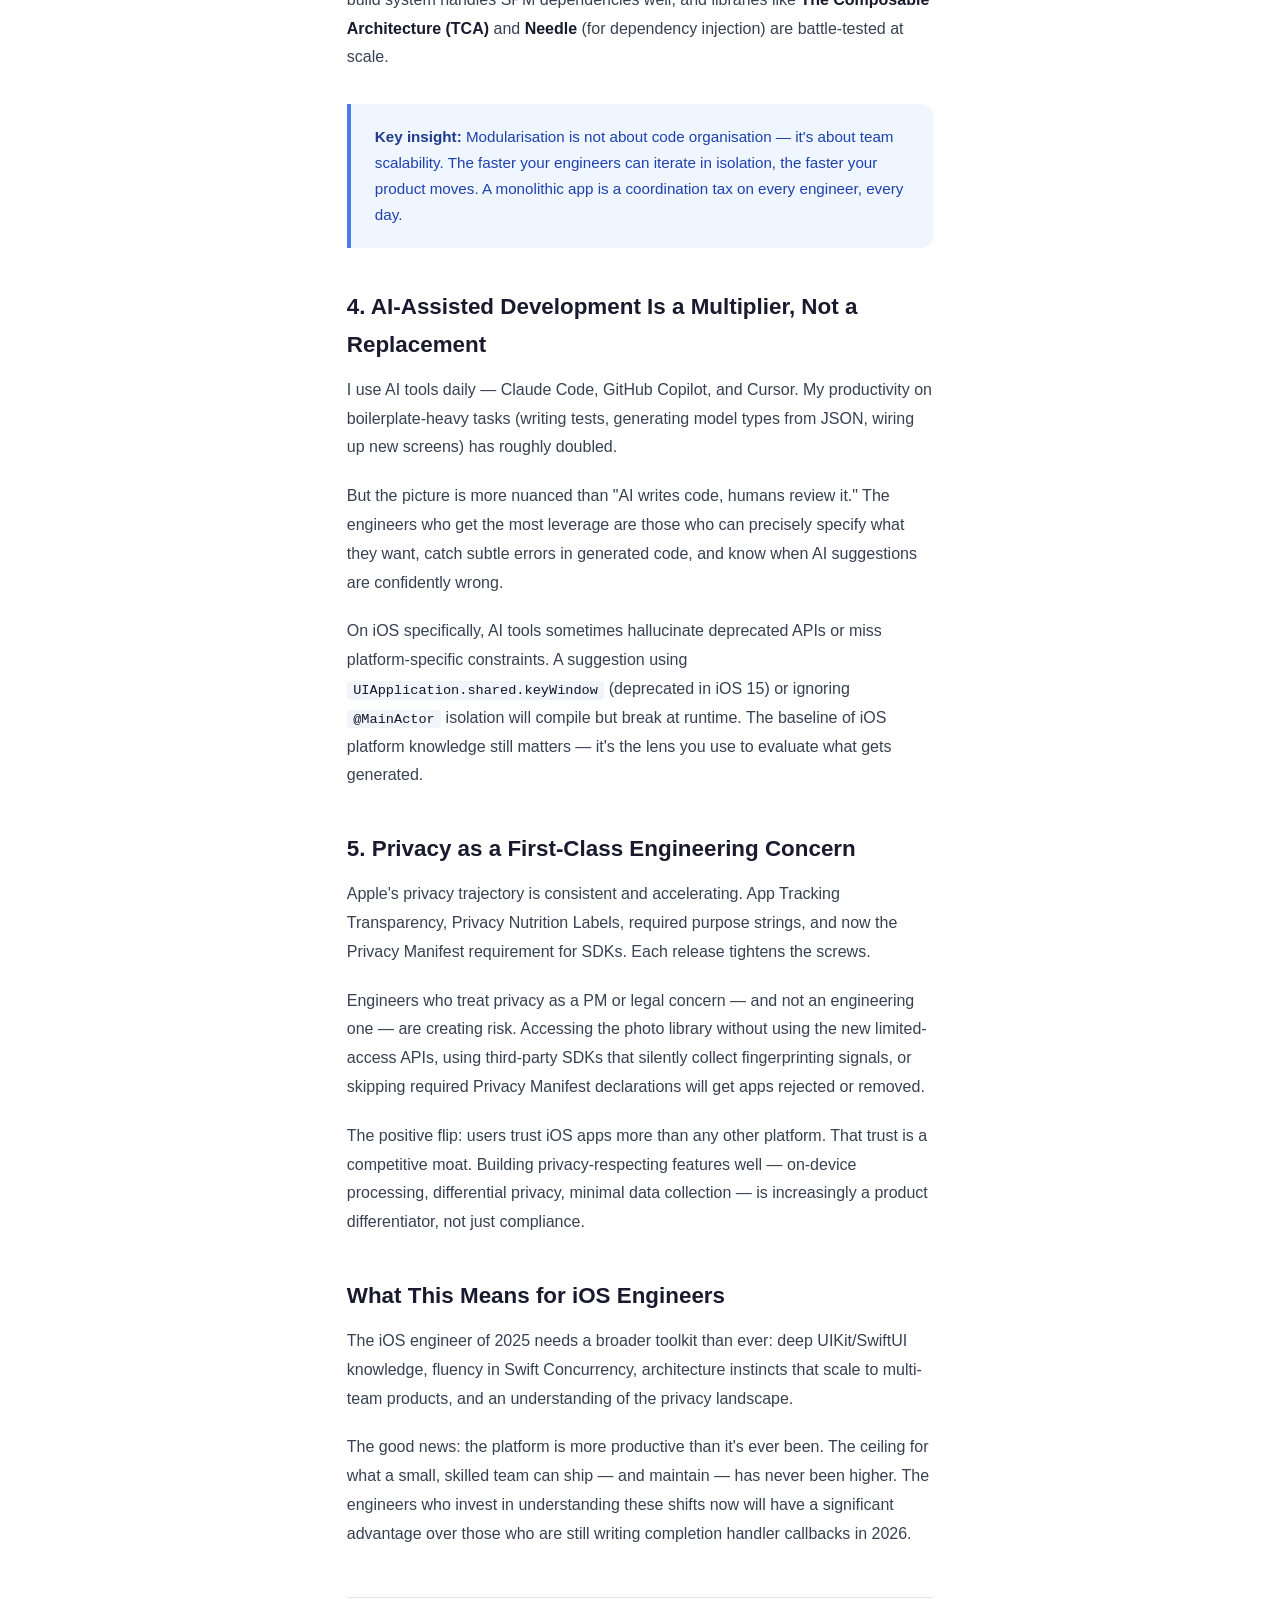
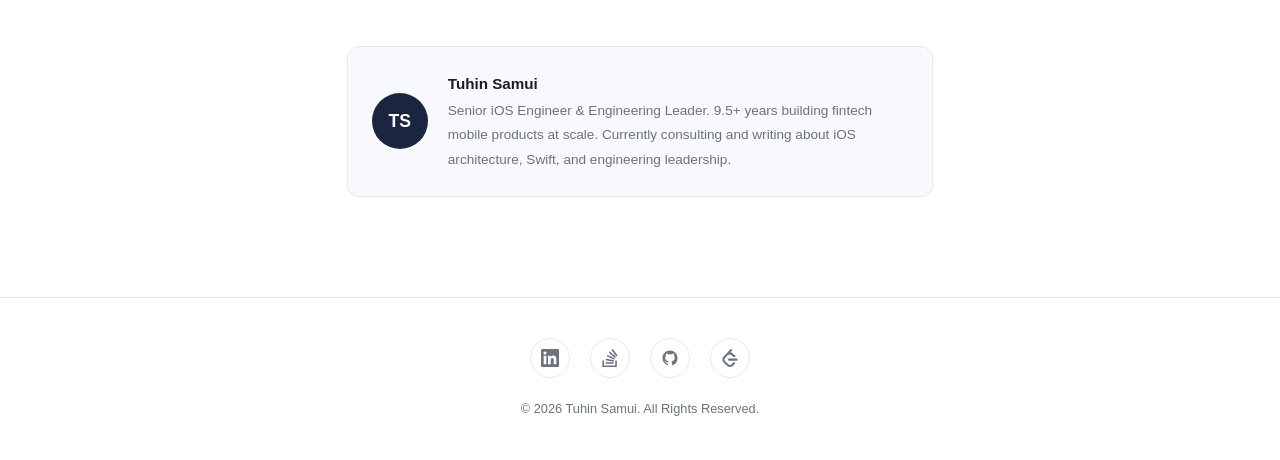
<file: articles/future-ios/index.html>
<!DOCTYPE html><html lang="en"> <head><meta charset="UTF-8"><meta name="viewport" content="width=device-width, initial-scale=1.0"><title>Tuhin Samui - Future of iOS</title><meta name="description" content="SwiftUI is no longer experimental. Swift Concurrency is production-ready. And the way we build iOS apps is changing faster than ever."><script data-goatcounter="https://tuhinsamui.goatcounter.com/count" async src="//gc.zgo.at/count.js"></script><link rel="stylesheet" href="/_astro/future-ios.C8dQKi5L.css">
<style>
  .nav-dropdown:hover .nav-dropdown-menu { display: none; }
  .nav-dropdown.open .nav-dropdown-menu { display: block; }
  .nav-cat {
    font-size: .58rem; font-weight: 700; color: rgba(255,255,255,.3);
    
    padding: .5rem .8rem .2rem; pointer-events: none; list-style: none;
  }
  .nav-soon { opacity: .4; pointer-events: none; display: flex; align-items: center; gap: .5rem; }
  .nav-soon-badge {
    font-size: .55rem; background: rgba(255,255,255,.1); border-radius: 3px;
    padding: .1rem .35rem; letter-spacing: .04em; color: rgba(255,255,255,.5);
  }
</style> <body> <!-- NAV --> <nav> <a href="/" class="nav-logo">Tuhin Samui</a> <ul class="nav-links">  <li><a href="/#about">About</a></li> <li><a href="/#projects">Projects</a></li> <li><a href="/#experience">Experience</a></li> <li><a href="/#opensource">Open Source</a></li> <li class="nav-dropdown"><a href="#" class="nav-dropdown-toggle">Articles ▾</a><ul class="nav-dropdown-menu"><li><a href="/articles/future-ios">Future of iOS</a></li></ul></li> <li class="nav-dropdown"><a href="#" class="nav-dropdown-toggle">Tools ▾</a><ul class="nav-dropdown-menu"><li class="nav-cat">GENERAL</li><li><a href="/tools/speedtest">Internet Speedometer</a></li><li class="nav-cat">iOS</li><li><a href="/tools/json-codable">JSON → Codable</a></li><li><a href="/tools/sf-browser">SF Symbols Browser</a></li><li><a href="/tools/xcode-cleaner">Xcode Cleaner</a></li></ul></li> <li><a href="/#contact">Contact</a></li>  </ul> <button class="nav-toggle" aria-label="Toggle menu">&#9776;</button> </nav>   <div class="article-hero"> <div class="article-hero-inner"> <a href="/#insights" class="article-back"> <svg viewBox="0 0 24 24" fill="none" stroke="currentColor" stroke-width="2" stroke-linecap="round" stroke-linejoin="round" width="14" height="14"><path d="M19 12H5"></path><polyline points="12 19 5 12 12 5"></polyline></svg>
Back
</a> <h1 class="article-title">The Future of iOS Development</h1> <p class="article-subtitle">SwiftUI is no longer experimental. Swift Concurrency is production-ready. And the way we build iOS apps is changing faster than ever — here's what that means for engineers.</p> <span class="article-tag">iOS · SwiftUI · Architecture</span> <div class="article-meta"> <span> <svg viewBox="0 0 24 24" fill="none" stroke="currentColor" stroke-width="2" width="14" height="14"><rect x="3" y="4" width="18" height="18" rx="2"></rect><line x1="16" y1="2" x2="16" y2="6"></line><line x1="8" y1="2" x2="8" y2="6"></line><line x1="3" y1="10" x2="21" y2="10"></line></svg>
March 2025
</span> <span> <svg viewBox="0 0 24 24" fill="none" stroke="currentColor" stroke-width="2" width="14" height="14"><circle cx="12" cy="12" r="10"></circle><polyline points="12 6 12 12 16 14"></polyline></svg>
8 min read
</span> <span>By Tuhin Samui</span> </div> </div> </div>  <article class="article-body"> <p>
I've been building iOS apps for nearly a decade. I've seen the transition from Objective-C to Swift, from MVC to MVVM and VIPER, from storyboards to programmatic UI and now to SwiftUI. Each shift was significant. But what's happening right now feels different — more fundamental.
</p> <p>
The next generation of iOS development isn't just about new APIs. It's about a new way of thinking about concurrency, architecture, and the developer experience itself. Here are the five trends I believe will define iOS engineering over the next few years.
</p> <h2>1. SwiftUI Is Finally the Default</h2> <p>
For years, SwiftUI felt like a preview of the future — impressive in demos, frustrating in production. Missing components, layout bugs, and poor debugging tools kept most teams on UIKit for anything serious.
</p> <p>
That era is over. With iOS 17 and 18, SwiftUI has closed most of the feature gap. <code>ScrollView</code> improvements, the new <code>Observable</code> macro, better navigation APIs (<code>NavigationStack</code>, <code>NavigationSplitView</code>) — these aren't incremental updates. They're the platform committing to SwiftUI as the primary path.
</p> <div class="article-callout"> <strong>My take:</strong> New features from Apple — Lock Screen widgets, interactive widgets, StandBy mode, Dynamic Island — ship first (and sometimes exclusively) in SwiftUI. If your team is still defaulting to UIKit for new screens, you're accumulating technical debt, not avoiding it.
</div> <p>
The practical implication for teams: start a SwiftUI migration plan now. Not a big-bang rewrite — a gradual, screen-by-screen replacement using <code>UIHostingController</code> and <code>UIViewRepresentable</code> as bridges.
</p> <h2>2. Swift Concurrency Changes Everything</h2> <p> <code>async/await</code> arrived in Swift 5.5. Actors, structured concurrency, and <code>AsyncStream</code> followed. Three years in, the ecosystem has caught up — and the mental model shift is profound.
</p> <p>
The old world: GCD dispatch queues, completion handlers, callback pyramids, and manual thread safety. The new world: <code>async/await</code> that reads like synchronous code, <code>actor</code> isolation that makes data races a compile-time error, and <code>Task</code> groups that express concurrency declaratively.
</p> <pre><code>// Old world
func loadUser(id: String, completion: @escaping (Result&lt;User, Error&gt;) -&gt; Void) {
    networkService.fetch("/users/\(id)") { result in
        DispatchQueue.main.async {
            completion(result)
        }
    }
}

// New world
func loadUser(id: String) async throws -&gt; User {
    try await networkService.fetch("/users/\(id)")
}</code></pre> <p>
Beyond syntax, the real win is <strong>structured concurrency</strong>. Child tasks are automatically cancelled when their parent is cancelled. Scoped lifetimes prevent the "fire and forget" bugs that caused subtle data races and memory leaks for years.
</p> <h3>The Actor Model in Practice</h3> <p>
Actors deserve their own section. An <code>actor</code> serialises access to its mutable state, eliminating an entire class of race conditions at the type level — not at runtime, not in tests, but verified by the compiler.
</p> <pre><code>actor ImageCache {
    private var cache: [URL: UIImage] = [:]

    func image(for url: URL) -&gt; UIImage? {
        cache[url]
    }

    func store(_ image: UIImage, for url: URL) {
        cache[url] = image
    }
}</code></pre> <p> <code>@MainActor</code> is equally powerful — annotate a class or function to guarantee it always runs on the main thread, removing the need for <code>DispatchQueue.main.async</code> boilerplate.
</p> <h2>3. Modular Architecture Is No Longer Optional</h2> <p>
When I joined my first fintech team, our iOS app was a single module. 400k+ lines of Swift. Clean build time: 14 minutes. Incremental: still 3–4 minutes. Onboarding a new engineer was a two-week process just to understand the dependency graph.
</p> <p>
We migrated to a modular architecture over 18 months — splitting into 40+ Swift Package Manager modules organised around features and layers. Clean build: 90 seconds. Incremental: under 15 seconds. Feature teams could own their module in isolation, write unit tests without bootstrapping the whole app, and ship independently.
</p> <p>
The tools for this are excellent now. Swift Package Manager is mature, Xcode's build system handles SPM dependencies well, and libraries like <strong>The Composable Architecture (TCA)</strong> and <strong>Needle</strong> (for dependency injection) are battle-tested at scale.
</p> <div class="article-callout"> <strong>Key insight:</strong> Modularisation is not about code organisation — it's about team scalability. The faster your engineers can iterate in isolation, the faster your product moves. A monolithic app is a coordination tax on every engineer, every day.
</div> <h2>4. AI-Assisted Development Is a Multiplier, Not a Replacement</h2> <p>
I use AI tools daily — Claude Code, GitHub Copilot, and Cursor. My productivity on boilerplate-heavy tasks (writing tests, generating model types from JSON, wiring up new screens) has roughly doubled.
</p> <p>
But the picture is more nuanced than "AI writes code, humans review it." The engineers who get the most leverage are those who can precisely specify what they want, catch subtle errors in generated code, and know when AI suggestions are confidently wrong.
</p> <p>
On iOS specifically, AI tools sometimes hallucinate deprecated APIs or miss platform-specific constraints. A suggestion using <code>UIApplication.shared.keyWindow</code> (deprecated in iOS 15) or ignoring <code>@MainActor</code> isolation will compile but break at runtime. The baseline of iOS platform knowledge still matters — it's the lens you use to evaluate what gets generated.
</p> <h2>5. Privacy as a First-Class Engineering Concern</h2> <p>
Apple's privacy trajectory is consistent and accelerating. App Tracking Transparency, Privacy Nutrition Labels, required purpose strings, and now the Privacy Manifest requirement for SDKs. Each release tightens the screws.
</p> <p>
Engineers who treat privacy as a PM or legal concern — and not an engineering one — are creating risk. Accessing the photo library without using the new limited-access APIs, using third-party SDKs that silently collect fingerprinting signals, or skipping required Privacy Manifest declarations will get apps rejected or removed.
</p> <p>
The positive flip: users trust iOS apps more than any other platform. That trust is a competitive moat. Building privacy-respecting features well — on-device processing, differential privacy, minimal data collection — is increasingly a product differentiator, not just compliance.
</p> <h2>What This Means for iOS Engineers</h2> <p>
The iOS engineer of 2025 needs a broader toolkit than ever: deep UIKit/SwiftUI knowledge, fluency in Swift Concurrency, architecture instincts that scale to multi-team products, and an understanding of the privacy landscape.
</p> <p>
The good news: the platform is more productive than it's ever been. The ceiling for what a small, skilled team can ship — and maintain — has never been higher. The engineers who invest in understanding these shifts now will have a significant advantage over those who are still writing completion handler callbacks in 2026.
</p> <hr class="article-divider"> <div class="author-card"> <div class="author-avatar">TS</div> <div class="author-info"> <strong>Tuhin Samui</strong> <p>Senior iOS Engineer &amp; Engineering Leader. 9.5+ years building fintech mobile products at scale. Currently consulting and writing about iOS architecture, Swift, and engineering leadership.</p> </div> </div> </article>  <!-- FOOTER --> <footer> <div class="footer-social"> <a href="https://www.linkedin.com/in/tuhinsamui/" target="_blank" rel="noopener" aria-label="LinkedIn"> <svg viewBox="0 0 24 24" fill="currentColor"><path d="M20.447 20.452h-3.554v-5.569c0-1.328-.027-3.037-1.852-3.037-1.853 0-2.136 1.445-2.136 2.939v5.667H9.351V9h3.414v1.561h.046c.477-.9 1.637-1.85 3.37-1.85 3.601 0 4.267 2.37 4.267 5.455v6.286zM5.337 7.433a2.062 2.062 0 01-2.063-2.065 2.064 2.064 0 112.063 2.065zm1.782 13.019H3.555V9h3.564v11.452zM22.225 0H1.771C.792 0 0 .774 0 1.729v20.542C0 23.227.792 24 1.771 24h20.451C23.2 24 24 23.227 24 22.271V1.729C24 .774 23.2 0 22.222 0h.003z"></path></svg> </a> <a href="https://stackoverflow.com/users/4977661/oncompletion" target="_blank" rel="noopener" aria-label="Stack Overflow"> <svg viewBox="0 0 24 24" fill="currentColor"><path d="M18.986 21.865v-6.404h2.134V24H1.844v-8.539h2.13v6.404h15.012zM6.111 19.731H16.85v-2.137H6.111v2.137zm.259-4.852l10.48 2.189.451-2.07-10.478-2.187-.453 2.068zm1.359-5.056l9.705 4.53.903-1.95-9.706-4.53-.902 1.95zm2.715-4.785l8.217 6.855 1.359-1.62-8.216-6.853-1.36 1.618zM15.751 0l-1.746 1.294 6.405 8.604 1.746-1.294L15.751 0z"></path></svg> </a> <a href="https://github.com/tuhinsbuddy" target="_blank" rel="noopener" aria-label="GitHub"> <svg viewBox="0 0 24 24" fill="currentColor"><path d="M12 2C6.477 2 2 6.484 2 12.017c0 4.425 2.865 8.18 6.839 9.504.5.092.682-.217.682-.483 0-.237-.008-.868-.013-1.703-2.782.605-3.369-1.343-3.369-1.343-.454-1.158-1.11-1.466-1.11-1.466-.908-.62.069-.608.069-.608 1.003.07 1.531 1.032 1.531 1.032.892 1.53 2.341 1.088 2.91.832.092-.647.35-1.088.636-1.338-2.22-.253-4.555-1.113-4.555-4.951 0-1.093.39-1.988 1.029-2.688-.103-.253-.446-1.272.098-2.65 0 0 .84-.27 2.75 1.026A9.564 9.564 0 0112 6.844c.85.004 1.705.115 2.504.337 1.909-1.296 2.747-1.027 2.747-1.027.546 1.379.202 2.398.1 2.651.64.7 1.028 1.595 1.028 2.688 0 3.848-2.339 4.695-4.566 4.943.359.309.678.92.678 1.855 0 1.338-.012 2.419-.012 2.745 0 .268.18.58.688.482A10.019 10.019 0 0022 12.017C22 6.484 17.522 2 12 2z"></path></svg> </a> <a href="https://leetcode.com/u/ripperTMS/" target="_blank" rel="noopener" aria-label="LeetCode"> <svg viewBox="0 0 24 24" fill="currentColor"><path d="M13.483 0a1.374 1.374 0 0 0-.961.438L7.116 6.226l-3.854 4.126a5.266 5.266 0 0 0-1.209 2.104 5.35 5.35 0 0 0-.125.513 5.527 5.527 0 0 0 .062 2.362 5.83 5.83 0 0 0 .349 1.017 5.938 5.938 0 0 0 1.271 1.818l4.277 4.193.039.038c2.248 2.165 5.852 2.133 8.063-.074l2.396-2.392c.54-.54.54-1.414.003-1.955a1.378 1.378 0 0 0-1.951-.003l-2.396 2.392a3.021 3.021 0 0 1-4.205.038l-.02-.019-4.276-4.193c-.652-.64-.972-1.469-.948-2.263a2.68 2.68 0 0 1 .066-.523 2.545 2.545 0 0 1 .619-1.164L9.13 8.114c1.058-1.134 3.204-1.27 4.43-.278l3.501 2.831c.593.48 1.461.387 1.94-.207a1.384 1.384 0 0 0-.207-1.943l-3.5-2.831c-.8-.647-1.766-1.045-2.774-1.202l2.015-2.158A1.384 1.384 0 0 0 13.483 0zm-2.866 12.815a1.38 1.38 0 0 0-1.38 1.382 1.38 1.38 0 0 0 1.38 1.382H20.79a1.38 1.38 0 0 0 1.38-1.382 1.38 1.38 0 0 0-1.38-1.382z"></path></svg> </a> </div> <p class="footer-copy">© 2026 Tuhin Samui. All Rights Reserved.</p> </footer> <script>
    // Visitor counter — GoatCounter
    (async () => {
      try {
        const r = await fetch('https://tuhinsamui.goatcounter.com/counter/%2F.json');
        if (!r.ok) return;
        const { count } = await r.json();
        const el = document.getElementById('visitor-count');
        if (!el) return;
        const target = parseInt(count.replace(/,/g, ''), 10) || 0;
        if (!target) { el.textContent = '—'; return; }
        const start = performance.now();
        (function tick(now) {
          const p = Math.min((now - start) / 900, 1);
          el.textContent = Math.round(target * (1 - Math.pow(1 - p, 3))).toLocaleString();
          if (p < 1) requestAnimationFrame(tick);
        })(start);
      } catch (_) {}
    })();

    // Mobile nav toggle
    const toggle = document.querySelector('.nav-toggle');
    const navLinks = document.querySelector('.nav-links');
    toggle.addEventListener('click', () => {
      navLinks.classList.toggle('open');
      toggle.innerHTML = navLinks.classList.contains('open') ? '&#10005;' : '&#9776;';
    });
    navLinks.querySelectorAll('a').forEach(link => {
      link.addEventListener('click', () => {
        if (!link.classList.contains('nav-dropdown-toggle')) {
          navLinks.classList.remove('open');
          toggle.innerHTML = '&#9776;';
        }
      });
    });
    document.querySelectorAll('.nav-dropdown-toggle').forEach(btn => {
      btn.addEventListener('click', e => {
        e.preventDefault();
        const parent = btn.closest('.nav-dropdown');
        const isOpen = parent.classList.contains('open');
        document.querySelectorAll('.nav-dropdown').forEach(d => d.classList.remove('open'));
        if (!isOpen) parent.classList.add('open');
      });
    });
    document.addEventListener('click', e => {
      if (!e.target.closest('.nav-dropdown')) {
        document.querySelectorAll('.nav-dropdown').forEach(d => d.classList.remove('open'));
      }
    });

    // Highlight active nav link on scroll
    const sections = document.querySelectorAll('section[id]');
    const links = document.querySelectorAll('.nav-links a');
    const observer = new IntersectionObserver(entries => {
      entries.forEach(entry => {
        if (entry.isIntersecting) {
          links.forEach(l => l.style.color = '');
          const active = document.querySelector(`.nav-links a[href="#${entry.target.id}"]`);
          if (active) active.style.color = 'var(--accent)';
        }
      });
    }, { rootMargin: '-40% 0px -55% 0px' });
    sections.forEach(s => observer.observe(s));

    // Fade-in on scroll
    const fadeEls = document.querySelectorAll('.skill-card, .timeline-item, .oss-card, .edu-card, .stat');
    const fadeObserver = new IntersectionObserver(entries => {
      entries.forEach(entry => {
        if (entry.isIntersecting) {
          entry.target.style.opacity = '1';
          entry.target.style.transform = 'translateY(0)';
          fadeObserver.unobserve(entry.target);
        }
      });
    }, { threshold: 0.1 });
    fadeEls.forEach(el => {
      el.style.opacity = '0';
      el.style.transform = 'translateY(20px)';
      el.style.transition = 'opacity 0.5s ease, transform 0.5s ease';
      fadeObserver.observe(el);
    });
  </script> </body> </html>
</file>
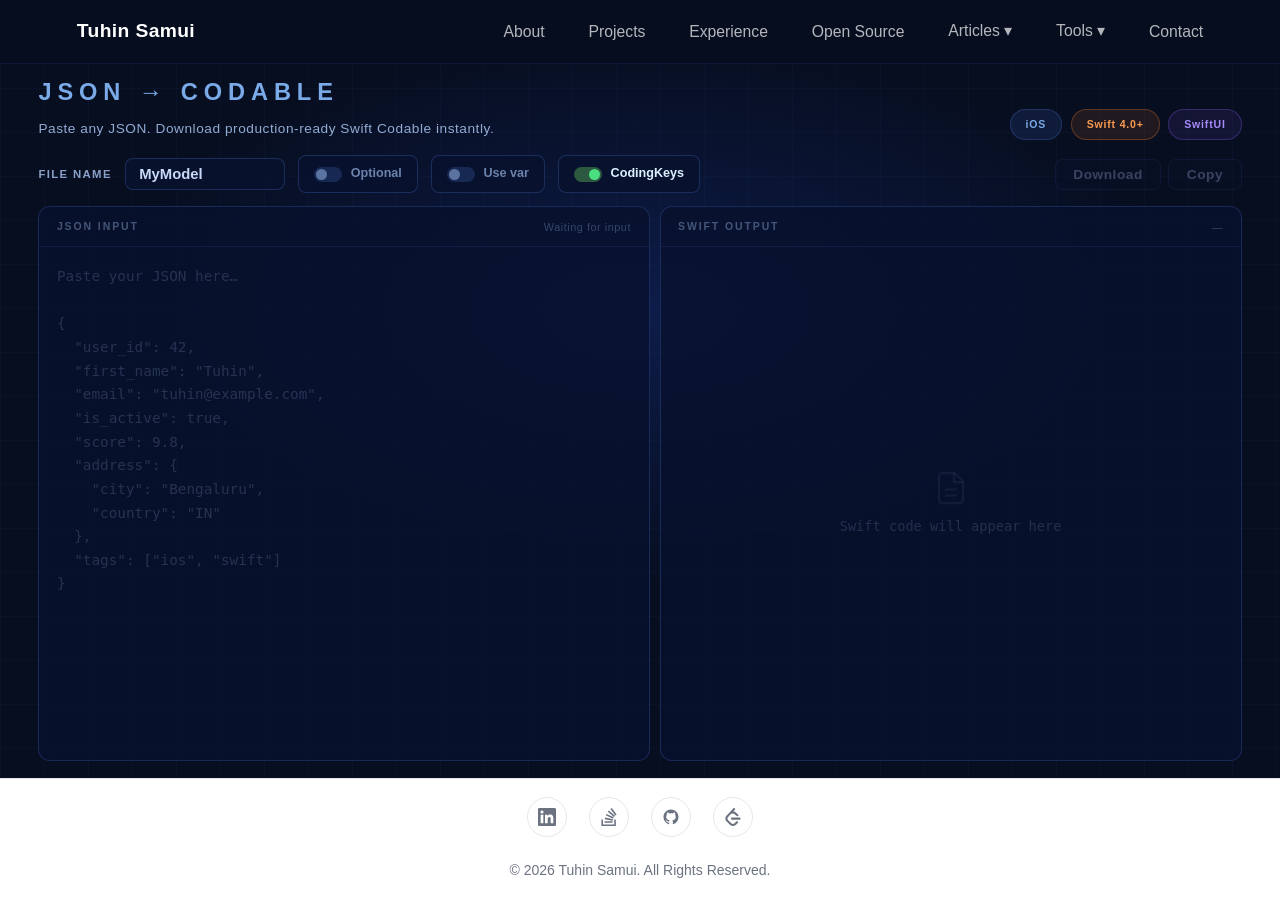
<file: tools/json-codable/index.html>
<!DOCTYPE html>
<html lang="en">
<head>
  <meta charset="UTF-8">
  <meta name="viewport" content="width=device-width, initial-scale=1.0">
  <title>Tuhin Samui - JSON to Codable</title>
  <meta name="description" content="Paste any JSON and instantly get production-ready Swift Codable structs with CodingKeys, nested types, and optional handling.">
  <script data-goatcounter="https://tuhinsamui.goatcounter.com/count" async src="//gc.zgo.at/count.js"></script>
  <link rel="stylesheet" href="/_astro/future-ios.C8dQKi5L.css">
  <style>
    /* ── Base ─────────────────────────────────────────── */
    html { font-size: 17.5px; }
    html, body { height: 100%; overflow: hidden; }
    body { display: flex; flex-direction: column; }
    footer { flex-shrink: 0; padding: 1rem 2.5rem !important; min-height: unset !important; }

    /* ── Nav ──────────────────────────────────────────── */
    nav { background: rgba(7, 14, 32, 0.96) !important; border-bottom: 1px solid rgba(70,110,200,.12); }
    .nav-dropdown:hover .nav-dropdown-menu { display: none; }
    .nav-dropdown.open  .nav-dropdown-menu { display: block; }
    .nav-cat {
      font-size: .58rem; font-weight: 700; color: rgba(255,255,255,.3);
      
      padding: .5rem .8rem .2rem; pointer-events: none; list-style: none;
    }
    .nav-soon { opacity: .4; pointer-events: none; display: flex; align-items: center; gap: .5rem; }
    .nav-soon-badge {
      font-size: .55rem; background: rgba(255,255,255,.1); border-radius: 3px;
      padding: .1rem .35rem; letter-spacing: .04em; color: rgba(255,255,255,.5);
    }

    /* ── Page ─────────────────────────────────────────── */
    .jc-page {
      flex: 1; min-height: 0;
      display: flex; flex-direction: column;
      background: #070e20;
      position: relative; overflow: hidden;
      padding: 72px 3% 0;
    }
    .jc-page::before {
      content: '';
      position: absolute; inset: 0; pointer-events: none;
      background:
        radial-gradient(ellipse 60% 50% at 50% 40%, rgba(14,30,80,.85) 0%, transparent 70%);
    }
    .jc-page::after {
      content: '';
      position: absolute; inset: 0; pointer-events: none;
      background-image:
        linear-gradient(rgba(80,130,255,.035) 1px, transparent 1px),
        linear-gradient(90deg, rgba(80,130,255,.035) 1px, transparent 1px);
      background-size: 44px 44px;
    }

    /* ── Header ───────────────────────────────────────── */
    .jc-header {
      position: relative; z-index: 1;
      display: flex; align-items: flex-end; justify-content: space-between;
      margin-bottom: .9rem;
    }
    .jc-header-left {}
    .jc-title {
      font-size: clamp(1rem, 2.2vw, 1.35rem);
      font-weight: 700; color: #7aaae8;
      letter-spacing: .25em; text-transform: uppercase;
      margin-bottom: .25rem;
    }
    .jc-subtitle {
      font-size: .78rem; color: rgba(180,210,255,.8);
      letter-spacing: .04em;
    }
    .jc-badges {
      display: flex; align-items: center; gap: .5rem; flex-wrap: wrap;
      justify-content: flex-end;
    }
    .jc-badge {
      font-size: .6rem; font-weight: 700; letter-spacing: .08em;
      border-radius: 20px; padding: .3rem .85rem;
    }
    .jc-badge-ios {
      color: #7aaae8;
      background: rgba(70,110,200,.15);
      border: 1px solid rgba(70,110,200,.3);
    }
    .jc-badge-swift {
      color: #fb9b50;
      background: rgba(251,130,40,.1);
      border: 1px solid rgba(251,130,40,.3);
    }
    .jc-badge-swiftui {
      color: #a78bfa;
      background: rgba(139,92,246,.1);
      border: 1px solid rgba(139,92,246,.3);
    }

    /* ── Options bar ──────────────────────────────────── */
    .jc-options {
      position: relative; z-index: 1;
      display: flex; align-items: center; gap: .75rem;
      margin-bottom: .75rem; flex-wrap: wrap;
    }
    .jc-opt-label {
      font-size: .65rem; font-weight: 700; color: rgba(180,210,255,.75);
      text-transform: uppercase; letter-spacing: .12em;
    }
    .jc-input-name {
      background: rgba(8,18,46,.9);
      border: 1px solid rgba(70,110,200,.3);
      border-radius: 8px;
      color: #c8d8f8;
      font-size: .85rem;
      font-weight: 600;
      padding: .4rem .75rem;
      width: 160px;
      outline: none;
      transition: border-color .2s;
    }
    .jc-input-name:focus { border-color: rgba(100,160,255,.6); }

    .jc-toggle {
      display: flex; align-items: center; gap: .5rem; cursor: pointer;
      background: rgba(8,18,46,.9);
      border: 1px solid rgba(70,110,200,.3);
      border-radius: 8px; padding: .4rem .85rem;
      transition: border-color .2s;
      user-select: none;
    }
    .jc-toggle:hover { border-color: rgba(100,160,255,.4); }
    .jc-toggle input { display: none; }
    .jc-toggle-knob {
      width: 28px; height: 15px;
      background: rgba(70,110,200,.25);
      border-radius: 8px; position: relative;
      transition: background .2s;
      flex-shrink: 0;
    }
    .jc-toggle-knob::after {
      content: ''; position: absolute;
      width: 11px; height: 11px; border-radius: 50%;
      background: rgba(160,190,240,.5);
      top: 2px; left: 2px;
      transition: transform .2s, background .2s;
    }
    .jc-toggle input:checked + .jc-toggle-knob {
      background: rgba(80,160,80,.5);
    }
    .jc-toggle input:checked + .jc-toggle-knob::after {
      transform: translateX(13px);
      background: #4ade80;
    }
    .jc-toggle-text {
      font-size: .72rem; font-weight: 600;
      color: rgba(160,190,240,.65);
      transition: color .2s;
    }
    .jc-toggle input:checked ~ .jc-toggle-text {
      color: rgba(220,240,255,1);
    }

    .jc-action-btns {
      margin-left: auto;
      display: flex;
      gap: .4rem;
    }
    .jc-btn-copy {
      background: rgba(8,18,46,.9);
      border: 1px solid rgba(70,110,200,.35);
      border-radius: 8px; padding: .4rem 1rem;
      color: #a8c0f0; font-size: .78rem; font-weight: 700;
      letter-spacing: .04em;
      cursor: pointer; transition: all .2s;
    }
    .jc-btn-copy:hover {
      background: rgba(30,55,120,.5);
      border-color: rgba(100,150,255,.55);
      color: #d8e8ff;
    }
    .jc-btn-copy:disabled { opacity: .3; cursor: not-allowed; }
    .jc-btn-copy:disabled:hover { background: rgba(8,18,46,.9); border-color: rgba(70,110,200,.35); color: #a8c0f0; }
    .jc-btn-copy.copied { color: #4ade80; border-color: rgba(74,222,128,.4); }

    /* ── Main panels ──────────────────────────────────── */
    .jc-panels {
      position: relative; z-index: 1;
      display: flex; gap: 10px;
      flex: 1; min-height: 0;
      padding-bottom: 1rem;
    }

    .jc-panel {
      flex: 1; display: flex; flex-direction: column;
      background: rgba(8,18,46,.82);
      border: 1px solid rgba(70,110,200,.28);
      border-radius: 12px;
      overflow: hidden;
      transition: border-color .3s;
    }
    .jc-panel:focus-within { border-color: rgba(100,160,255,.55); }

    .jc-panel-header {
      display: flex; align-items: center; justify-content: space-between;
      padding: .6rem 1rem;
      border-bottom: 1px solid rgba(70,110,200,.15);
      flex-shrink: 0;
    }
    .jc-panel-title {
      font-size: .6rem; font-weight: 700;
      color: rgba(160,190,240,.4);
      text-transform: uppercase; letter-spacing: .18em;
    }
    .jc-panel-status {
      font-size: .62rem; color: rgba(160,190,240,.3);
      letter-spacing: .05em;
    }
    .jc-panel-status.ok  { color: #4ade80; }
    .jc-panel-status.err { color: #f87171; }

    /* Input textarea */
    .jc-textarea {
      flex: 1; min-height: 0;
      width: 100%; resize: none;
      background: transparent;
      border: none; outline: none;
      color: #c8d8f8;
      font-family: 'SF Mono', 'Fira Code', 'Cascadia Code', monospace;
      font-size: .82rem; line-height: 1.65;
      padding: 1rem;
      caret-color: #7aaae8;
    }
    .jc-textarea::placeholder { color: rgba(160,190,240,.2); }

    /* Output code */
    .jc-output {
      flex: 1; min-height: 0;
      overflow: hidden;
      padding: 1rem;
      font-family: 'SF Mono', 'Fira Code', 'Cascadia Code', monospace;
      font-size: .82rem; line-height: 1.65;
      color: #c8d8f8;
    }
    .jc-output.has-code {
      overflow: auto;
      white-space: pre;
    }
    .jc-output::-webkit-scrollbar { width: 4px; height: 4px; }
    .jc-output::-webkit-scrollbar-track { background: transparent; }
    .jc-output::-webkit-scrollbar-thumb { background: rgba(100,150,255,.2); border-radius: 2px; }

    /* Syntax highlighting */
    .kw  { color: #7fb8f5; }   /* keywords */
    .ty  { color: #a78bfa; }   /* types */
    .str { color: #86efac; }   /* strings */
    .cm  { color: rgba(160,190,240,.3); font-style: italic; }  /* comments */
    .pn  { color: #c8d8f8; }   /* property names */
    .nm  { color: #fbbf24; }   /* numbers */
    .err-msg {
      color: #f87171;
      font-size: .78rem;
      padding: .5rem 1rem;
      border-top: 1px solid rgba(248,113,113,.2);
      flex-shrink: 0;
      display: none;
    }

    /* Empty state */
    .jc-empty {
      display: flex; flex-direction: column;
      align-items: center; justify-content: center;
      height: 100%; gap: .5rem;
      color: rgba(160,190,240,.18);
      text-align: center;
    }
    .jc-empty svg { width: 36px; height: 36px; opacity: .4; }
    .jc-empty p { font-size: .78rem; }

    /* ── Mobile ───────────────────────────────────────── */
    @media (max-width: 640px) {
      .jc-panels { flex-direction: column; }
      .jc-page { padding: 72px 3% 0; }
      .jc-badges { display: none; }
    }
  </style>
</head>
<body>

<nav>
  <a href="/" class="nav-logo">Tuhin Samui</a>
  <ul class="nav-links">
    <li><a href="/#about">About</a></li>
    <li><a href="/#projects">Projects</a></li>
    <li><a href="/#experience">Experience</a></li>
    <li><a href="/#opensource">Open Source</a></li>
    <li class="nav-dropdown">
      <a href="#" class="nav-dropdown-toggle">Articles ▾</a>
      <ul class="nav-dropdown-menu">
        <li><a href="/articles/future-ios">Future of iOS</a></li>
      </ul>
    </li>
    <li class="nav-dropdown">
      <a href="#" class="nav-dropdown-toggle">Tools ▾</a>
      <ul class="nav-dropdown-menu">
        <li class="nav-cat">GENERAL</li>
        <li><a href="/tools/speedtest">Internet Speedometer</a></li>
        <li class="nav-cat">iOS</li>
        <li><a href="/tools/json-codable">JSON → Codable</a></li>
        <li><a href="/tools/sf-browser">SF Symbols Browser</a></li>
        <li><a href="/tools/xcode-cleaner">Xcode Cleaner</a></li>
      </ul>
    </li>
    <li><a href="/#contact">Contact</a></li>
  </ul>
  <button class="nav-toggle" aria-label="Toggle menu">&#9776;</button>
</nav>

<main class="jc-page">

  <!-- Header -->
  <div class="jc-header">
    <div class="jc-header-left">
      <h1 class="jc-title">JSON → Codable</h1>
      <p class="jc-subtitle">Paste any JSON. Download production-ready Swift Codable instantly.</p>
    </div>
    <div class="jc-badges">
      <span class="jc-badge jc-badge-ios">iOS</span>
      <span class="jc-badge jc-badge-swift">Swift 4.0+</span>
      <span class="jc-badge jc-badge-swiftui">SwiftUI</span>
    </div>
  </div>

  <!-- Options bar -->
  <div class="jc-options">
    <span class="jc-opt-label">File Name</span>
    <input type="text" class="jc-input-name" id="structName" value="MyModel" spellcheck="false">

    <label class="jc-toggle">
      <input type="checkbox" id="optOptional">
      <span class="jc-toggle-knob"></span>
      <span class="jc-toggle-text">Optional</span>
    </label>

    <label class="jc-toggle">
      <input type="checkbox" id="optVar">
      <span class="jc-toggle-knob"></span>
      <span class="jc-toggle-text">Use var</span>
    </label>

    <label class="jc-toggle">
      <input type="checkbox" id="optCodingKeys" checked>
      <span class="jc-toggle-knob"></span>
      <span class="jc-toggle-text">CodingKeys</span>
    </label>

    <div class="jc-action-btns">
      <button class="jc-btn-copy" id="downloadBtn" disabled>Download</button>
      <button class="jc-btn-copy" id="copyBtn" disabled>Copy</button>
    </div>
  </div>

  <!-- Panels -->
  <div class="jc-panels">

    <!-- Input -->
    <div class="jc-panel" style="flex: 1.05;">
      <div class="jc-panel-header">
        <span class="jc-panel-title">JSON Input</span>
        <span class="jc-panel-status" id="inputStatus">Waiting for input</span>
      </div>
      <textarea class="jc-textarea" id="jsonInput" spellcheck="false"
        placeholder='Paste your JSON here…

{
  "user_id": 42,
  "first_name": "Tuhin",
  "email": "tuhin@example.com",
  "is_active": true,
  "score": 9.8,
  "address": {
    "city": "Bengaluru",
    "country": "IN"
  },
  "tags": ["ios", "swift"]
}'></textarea>
      <div class="err-msg" id="errMsg"></div>
    </div>

    <!-- Output -->
    <div class="jc-panel" style="flex: 1;">
      <div class="jc-panel-header">
        <span class="jc-panel-title">Swift Output</span>
        <span class="jc-panel-status" id="outputStatus">—</span>
      </div>
      <div class="jc-output" id="swiftOutput">
        <div class="jc-empty">
          <svg viewBox="0 0 24 24" fill="none" stroke="currentColor" stroke-width="1.5">
            <path d="M14.5 2H6a2 2 0 00-2 2v16a2 2 0 002 2h12a2 2 0 002-2V7.5L14.5 2z"/>
            <polyline points="14 2 14 8 20 8"/>
            <line x1="8" y1="13" x2="16" y2="13"/>
            <line x1="8" y1="17" x2="16" y2="17"/>
          </svg>
          <p>Swift code will appear here</p>
        </div>
      </div>
    </div>

  </div>

</main>

<footer>
  <div class="footer-social">
    <a href="https://www.linkedin.com/in/tuhinsamui/" target="_blank" rel="noopener" aria-label="LinkedIn">
      <svg viewBox="0 0 24 24" fill="currentColor"><path d="M20.447 20.452h-3.554v-5.569c0-1.328-.027-3.037-1.852-3.037-1.853 0-2.136 1.445-2.136 2.939v5.667H9.351V9h3.414v1.561h.046c.477-.9 1.637-1.85 3.37-1.85 3.601 0 4.267 2.37 4.267 5.455v6.286zM5.337 7.433a2.062 2.062 0 01-2.063-2.065 2.064 2.064 0 112.063 2.065zm1.782 13.019H3.555V9h3.564v11.452zM22.225 0H1.771C.792 0 0 .774 0 1.729v20.542C0 23.227.792 24 1.771 24h20.451C23.2 24 24 23.227 24 22.271V1.729C24 .774 23.2 0 22.222 0h.003z"/></svg>
    </a>
    <a href="https://stackoverflow.com/users/4977661/oncompletion" target="_blank" rel="noopener" aria-label="Stack Overflow">
      <svg viewBox="0 0 24 24" fill="currentColor"><path d="M18.986 21.865v-6.404h2.134V24H1.844v-8.539h2.13v6.404h15.012zM6.111 19.731H16.85v-2.137H6.111v2.137zm.259-4.852l10.48 2.189.451-2.07-10.478-2.187-.453 2.068zm1.359-5.056l9.705 4.53.903-1.95-9.706-4.53-.902 1.95zm2.715-4.785l8.217 6.855 1.359-1.62-8.216-6.853-1.36 1.618zM15.751 0l-1.746 1.294 6.405 8.604 1.746-1.294L15.751 0z"/></svg>
    </a>
    <a href="https://github.com/tuhinsbuddy" target="_blank" rel="noopener" aria-label="GitHub">
      <svg viewBox="0 0 24 24" fill="currentColor"><path d="M12 2C6.477 2 2 6.484 2 12.017c0 4.425 2.865 8.18 6.839 9.504.5.092.682-.217.682-.483 0-.237-.008-.868-.013-1.703-2.782.605-3.369-1.343-3.369-1.343-.454-1.158-1.11-1.466-1.11-1.466-.908-.62.069-.608.069-.608 1.003.07 1.531 1.032 1.531 1.032.892 1.53 2.341 1.088 2.91.832.092-.647.35-1.088.636-1.338-2.22-.253-4.555-1.113-4.555-4.951 0-1.093.39-1.988 1.029-2.688-.103-.253-.446-1.272.098-2.65 0 0 .84-.27 2.75 1.026A9.564 9.564 0 0112 6.844c.85.004 1.705.115 2.504.337 1.909-1.296 2.747-1.027 2.747-1.027.546 1.379.202 2.398.1 2.651.64.7 1.028 1.595 1.028 2.688 0 3.848-2.339 4.695-4.566 4.943.359.309.678.92.678 1.855 0 1.338-.012 2.419-.012 2.745 0 .268.18.58.688.482A10.019 10.019 0 0022 12.017C22 6.484 17.522 2 12 2z"/></svg>
    </a>
    <a href="https://leetcode.com/u/ripperTMS/" target="_blank" rel="noopener" aria-label="LeetCode">
      <svg viewBox="0 0 24 24" fill="currentColor"><path d="M13.483 0a1.374 1.374 0 0 0-.961.438L7.116 6.226l-3.854 4.126a5.266 5.266 0 0 0-1.209 2.104 5.35 5.35 0 0 0-.125.513 5.527 5.527 0 0 0 .062 2.362 5.83 5.83 0 0 0 .349 1.017 5.938 5.938 0 0 0 1.271 1.818l4.277 4.193.039.038c2.248 2.165 5.852 2.133 8.063-.074l2.396-2.392c.54-.54.54-1.414.003-1.955a1.378 1.378 0 0 0-1.951-.003l-2.396 2.392a3.021 3.021 0 0 1-4.205.038l-.02-.019-4.276-4.193c-.652-.64-.972-1.469-.948-2.263a2.68 2.68 0 0 1 .066-.523 2.545 2.545 0 0 1 .619-1.164L9.13 8.114c1.058-1.134 3.204-1.27 4.43-.278l3.501 2.831c.593.48 1.461.387 1.94-.207a1.384 1.384 0 0 0-.207-1.943l-3.5-2.831c-.8-.647-1.766-1.045-2.774-1.202l2.015-2.158A1.384 1.384 0 0 0 13.483 0zm-2.866 12.815a1.38 1.38 0 0 0-1.38 1.382 1.38 1.38 0 0 0 1.38 1.382H20.79a1.38 1.38 0 0 0 1.38-1.382 1.38 1.38 0 0 0-1.38-1.382z"/></svg>
    </a>
  </div>
  <p class="footer-copy">© 2026 Tuhin Samui. All Rights Reserved.</p>
</footer>

<script>
// ── Helpers ───────────────────────────────────────────────────
function toCamelCase(str) {
  return str
    .replace(/[-_]([a-z0-9])/gi, (_, c) => c.toUpperCase())
    .replace(/^[A-Z]/, c => c.toLowerCase());
}
function toPascalCase(str) {
  // singularize arrays: users → User, addresses → Address
  let s = str.replace(/ies$/, 'y').replace(/([^s])s$/, '$1');
  const c = toCamelCase(s);
  return c.charAt(0).toUpperCase() + c.slice(1);
}
function needsRename(key) {
  return toCamelCase(key) !== key;
}

// ── Type resolver ─────────────────────────────────────────────
function resolveType(value, keyName, useOptional, useVar, forceCodingKeys, structs) {
  const opt = useOptional ? '?' : '';
  if (value === null || value === undefined) return 'String?';
  if (Array.isArray(value)) {
    if (!value.length) return '[Any]' + opt;
    const elem = resolveType(value[0], keyName, false, useVar, forceCodingKeys, structs);
    return '[' + elem + ']' + opt;
  }
  switch (typeof value) {
    case 'string':  return 'String'  + opt;
    case 'boolean': return 'Bool'    + opt;
    case 'number':  return (Number.isInteger(value) ? 'Int' : 'Double') + opt;
    case 'object': {
      const name = toPascalCase(keyName);
      generateStruct(value, name, useOptional, useVar, forceCodingKeys, structs);
      return name + opt;
    }
  }
  return 'Any' + opt;
}

// ── Struct generator ──────────────────────────────────────────
function generateStruct(obj, name, useOptional, useVar, forceCodingKeys, structs) {
  if (structs.has(name)) return;
  structs.set(name, ''); // reserve slot to prevent recursion loops

  const binding = useVar ? 'var' : 'let';
  const keys = Object.keys(obj);
  const props = [];
  const hasSomethingToRename = keys.some(needsRename);
  const emitCodingKeys = forceCodingKeys || hasSomethingToRename;

  for (const key of keys) {
    const propName = toCamelCase(key);
    const isNullish = v => v === null || v === undefined;
    const type = resolveType(obj[key], key, useOptional || isNullish(obj[key]), useVar, forceCodingKeys, structs);
    props.push({ key, propName, type });
  }

  const lines = [];
  lines.push('struct ' + name + ': Codable {');

  for (const { propName, type } of props) {
    lines.push('    ' + binding + ' ' + propName + ': ' + type);
  }

  if (emitCodingKeys) {
    lines.push('');
    lines.push('    enum CodingKeys: String, CodingKey {');
    for (const { key, propName } of props) {
      if (needsRename(key)) {
        lines.push('        case ' + propName + ' = "' + key + '"');
      } else {
        lines.push('        case ' + propName);
      }
    }
    lines.push('    }');
  }

  lines.push('}');
  structs.set(name, lines.join('\n'));
}

// ── Main generator ────────────────────────────────────────────
function generate(jsonStr, rootName, useOptional, useVar, forceCodingKeys) {
  const parsed = JSON.parse(jsonStr); // throws on invalid

  const root = Array.isArray(parsed) ? parsed[0] : parsed;
  if (!root || typeof root !== 'object') {
    throw new Error('Root must be a JSON object or array of objects');
  }

  const structs = new Map();
  generateStruct(root, rootName, useOptional, useVar, forceCodingKeys, structs);

  // Output: root struct first, then nested (reverse insertion order)
  const names = Array.from(structs.keys());
  const rootCode = structs.get(rootName) || '';
  const nestedCodes = names
    .filter(n => n !== rootName)
    .map(n => structs.get(n))
    .filter(Boolean);

  const header = Array.isArray(parsed)
    ? '// Root type: [' + rootName + ']\n\n'
    : '';

  return header + [rootCode, ...nestedCodes].join('\n\n');
}

// ── Syntax highlighter ────────────────────────────────────────
function highlight(code) {
  const escaped = code
    .replace(/&/g, '&amp;')
    .replace(/</g, '&lt;')
    .replace(/>/g, '&gt;');

  return escaped
    // comments first (before other replacements touch them)
    .replace(/(\/\/[^\n]*)/g, '<span class="cm">$1</span>')
    // string literals
    .replace(/"([^"<]*)"/g, '<span class="str">"$1"</span>')
    // keywords
    .replace(/\b(struct|enum|let|var|case|import|extension|func|return|nil|true|false|if|else|guard|where|class|protocol)\b/g,
      '<span class="kw">$1</span>')
    // known types
    .replace(/\b(String|Int|Double|Bool|Float|Any|Codable|CodingKey|Decodable|Encodable)\b/g,
      '<span class="ty">$1</span>')
    // struct name (PascalCase words that aren't already wrapped)
    .replace(/\b([A-Z][a-zA-Z0-9]+)\b(?![^<]*>)/g, '<span class="ty">$1</span>');
}

// ── UI wiring ─────────────────────────────────────────────────
const jsonInput    = document.getElementById('jsonInput');
const swiftOutput  = document.getElementById('swiftOutput');
const structName   = document.getElementById('structName');
const optOptional    = document.getElementById('optOptional');
const optVar         = document.getElementById('optVar');
const optCodingKeys  = document.getElementById('optCodingKeys');
const copyBtn        = document.getElementById('copyBtn');
const downloadBtn    = document.getElementById('downloadBtn');
const inputStatus  = document.getElementById('inputStatus');
const outputStatus = document.getElementById('outputStatus');
const errMsg       = document.getElementById('errMsg');

let lastSwift = '';
let debounceTimer = null;

function run() {
  const raw = jsonInput.value.trim();
  errMsg.style.display = 'none';

  if (!raw) {
    inputStatus.textContent = 'Waiting for input';
    inputStatus.className = 'jc-panel-status';
    outputStatus.textContent = '—';
    outputStatus.className = 'jc-panel-status';
    swiftOutput.classList.remove('has-code');
    swiftOutput.innerHTML = `<div class="jc-empty">
      <svg viewBox="0 0 24 24" fill="none" stroke="currentColor" stroke-width="1.5">
        <path d="M14.5 2H6a2 2 0 00-2 2v16a2 2 0 002 2h12a2 2 0 002-2V7.5L14.5 2z"/>
        <polyline points="14 2 14 8 20 8"/>
        <line x1="8" y1="13" x2="16" y2="13"/>
        <line x1="8" y1="17" x2="16" y2="17"/>
      </svg>
      <p>Swift code will appear here</p>
    </div>`;
    lastSwift = '';
    copyBtn.disabled = true;
    downloadBtn.disabled = true;
    return;
  }

  const name = structName.value.trim() || 'MyModel';

  try {
    lastSwift = generate(raw, name, optOptional.checked, optVar.checked, optCodingKeys.checked);

    // Count structs generated
    const count = (lastSwift.match(/^struct /mg) || []).length;
    const propCount = (lastSwift.match(/^\s+(let|var) /mg) || []).length;

    inputStatus.textContent = 'Valid JSON';
    inputStatus.className = 'jc-panel-status ok';
    outputStatus.textContent = count + ' struct' + (count !== 1 ? 's' : '') + ', ' + propCount + ' propert' + (propCount !== 1 ? 'ies' : 'y');
    outputStatus.className = 'jc-panel-status ok';

    swiftOutput.classList.add('has-code');
    swiftOutput.innerHTML = highlight(lastSwift);
    copyBtn.disabled = false;
    downloadBtn.disabled = false;
  } catch (e) {
    inputStatus.textContent = 'Invalid JSON';
    inputStatus.className = 'jc-panel-status err';
    outputStatus.textContent = 'Error';
    outputStatus.className = 'jc-panel-status err';
    errMsg.textContent = e.message;
    errMsg.style.display = 'block';
    lastSwift = '';
    copyBtn.disabled = true;
    downloadBtn.disabled = true;
    swiftOutput.classList.remove('has-code');
    swiftOutput.innerHTML = `<div class="jc-empty"><p style="color:rgba(220,80,80,1); font-size:1rem; font-weight:600;">Please provide correct JSON input.</p></div>`;
  }
}

function scheduleRun() {
  clearTimeout(debounceTimer);
  debounceTimer = setTimeout(run, 280);
}

jsonInput.addEventListener('input', scheduleRun);
structName.addEventListener('input', scheduleRun);
optOptional.addEventListener('change', run);
optVar.addEventListener('change', run);
optCodingKeys.addEventListener('change', run);

copyBtn.addEventListener('click', function() {
  if (!lastSwift) return;
  navigator.clipboard.writeText(lastSwift).then(function() {
    copyBtn.textContent = 'Copied!';
    copyBtn.classList.add('copied');
    setTimeout(function() {
      copyBtn.textContent = 'Copy';
      copyBtn.classList.remove('copied');
    }, 2000);
  });
});

downloadBtn.addEventListener('click', function() {
  if (!lastSwift) return;
  const filename = (structName.value.trim() || 'MyModel') + '.swift';
  const blob = new Blob([lastSwift], { type: 'text/plain' });
  const url = URL.createObjectURL(blob);
  const a = document.createElement('a');
  a.href = url;
  a.download = filename;
  a.click();
  URL.revokeObjectURL(url);
});

// ── Nav ───────────────────────────────────────────────────────
var navToggleBtn = document.querySelector('.nav-toggle');
var navLinksEl = document.querySelector('.nav-links');
navToggleBtn.addEventListener('click', function() {
  navLinksEl.classList.toggle('open');
  navToggleBtn.innerHTML = navLinksEl.classList.contains('open') ? '&#10005;' : '&#9776;';
});
document.querySelectorAll('.nav-links a').forEach(function(a) {
  a.addEventListener('click', function() {
    if (!a.classList.contains('nav-dropdown-toggle')) {
      navLinksEl.classList.remove('open');
      navToggleBtn.innerHTML = '&#9776;';
    }
  });
});
document.querySelectorAll('.nav-dropdown-toggle').forEach(function(btn) {
  btn.addEventListener('click', function(e) {
    e.preventDefault();
    const parent = btn.closest('.nav-dropdown');
    const isOpen = parent.classList.contains('open');
    document.querySelectorAll('.nav-dropdown').forEach(function(d) { d.classList.remove('open'); });
    if (!isOpen) parent.classList.add('open');
  });
});
document.addEventListener('click', function(e) {
  if (!e.target.closest('.nav-dropdown')) {
    document.querySelectorAll('.nav-dropdown').forEach(function(d) { d.classList.remove('open'); });
  }
});
</script>

</body>
</html>
</file>
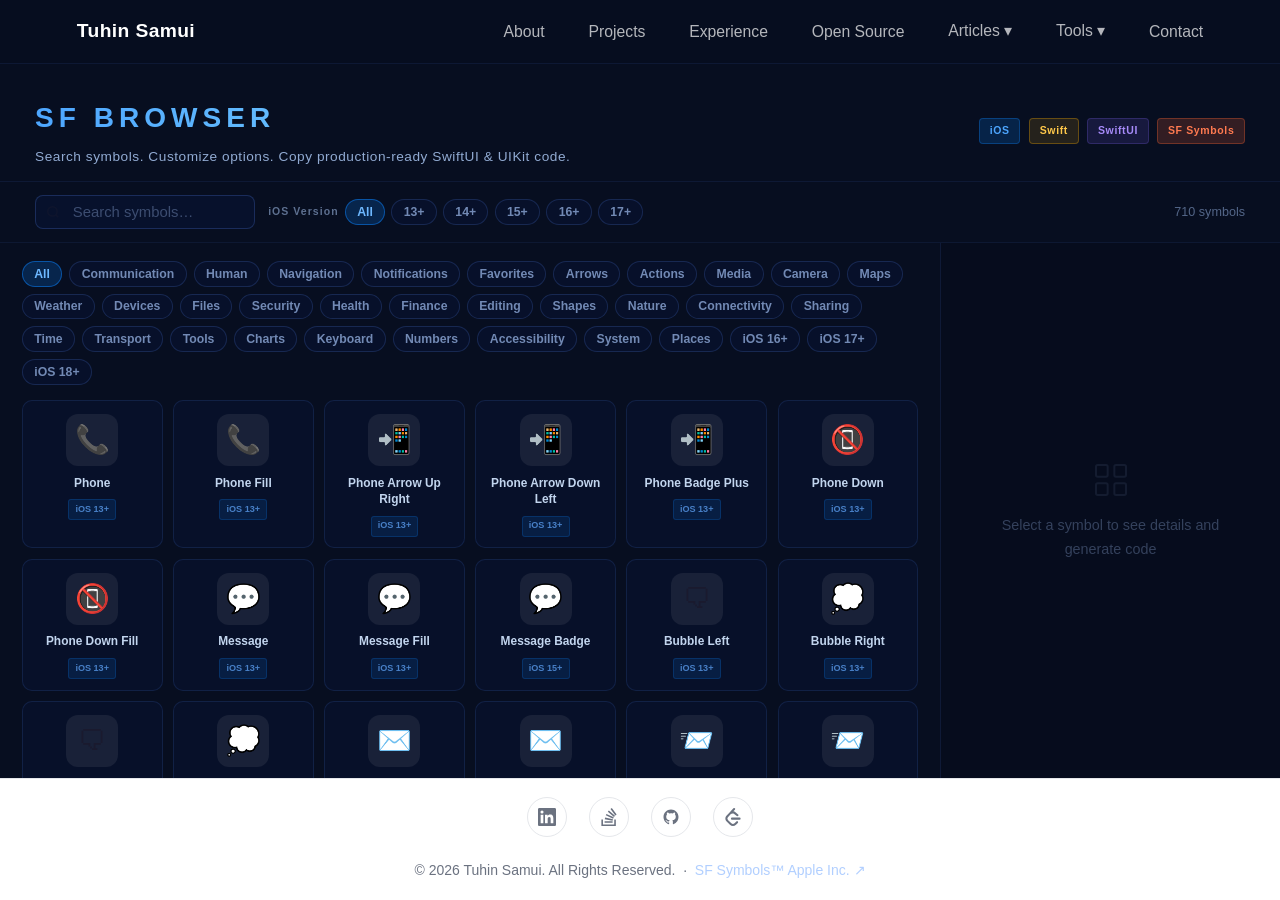
<file: tools/sf-browser/index.html>
<!DOCTYPE html>
<html lang="en">
<head>
  <meta charset="UTF-8">
  <meta name="viewport" content="width=device-width, initial-scale=1.0">
  <title>Tuhin Samui - SF Symbols Browser</title>
  <meta name="description" content="Browse, search and generate SwiftUI and UIKit code for SF Symbols with rendering modes, layers, availability and customization options.">
  <script data-goatcounter="https://tuhinsamui.goatcounter.com/count" async src="//gc.zgo.at/count.js"></script>
  <link rel="stylesheet" href="/_astro/future-ios.C8dQKi5L.css">
  <style>
    /* ── Base ─────────────────────────────────────────── */
    html { font-size: 17.5px; }
    html, body { height: 100%; overflow: hidden; }
    body { display: flex; flex-direction: column; }
    footer { flex-shrink: 0; padding: 1rem 2.5rem !important; min-height: unset !important; }

    /* ── Nav ──────────────────────────────────────────── */
    nav { background: rgba(7,14,32,0.96) !important; border-bottom: 1px solid rgba(70,110,200,.12); }
    .nav-dropdown:hover .nav-dropdown-menu { display: none; }
    .nav-dropdown.open  .nav-dropdown-menu { display: block; }
    .nav-cat { font-size: .58rem; font-weight: 700; color: rgba(255,255,255,.3); padding: .5rem .8rem .2rem; pointer-events: none; list-style: none; }

    /* ── Page ─────────────────────────────────────────── */
    .sf-page {
      flex: 1; min-height: 0;
      display: flex; flex-direction: column;
      padding: 72px 0 0;
      background: #070e20;
    }

    /* ── Header ───────────────────────────────────────── */
    .sf-header {
      display: flex; align-items: center; justify-content: space-between; flex-wrap: wrap; gap: .75rem;
      padding: 1.25rem 2rem .75rem;
      border-bottom: 1px solid rgba(70,110,200,.12);
      flex-shrink: 0;
    }
    .sf-header-left { display: flex; flex-direction: column; gap: .2rem; }
    .sf-title {
      font-size: 1.6rem; font-weight: 800; letter-spacing: .18em; text-transform: uppercase;
      background: linear-gradient(90deg, #4da6ff 0%, #7dd4fc 100%);
      -webkit-background-clip: text; -webkit-text-fill-color: transparent; background-clip: text;
    }
    .sf-subtitle { font-size: .78rem; color: rgba(180,210,255,.8); letter-spacing: .04em; }
    .sf-badges { display: flex; align-items: center; gap: .5rem; }
    .sf-badge {
      font-size: .6rem; font-weight: 700; padding: .2rem .55rem; border-radius: 4px;
      letter-spacing: .06em;
    }
    .sf-badge-ios   { background: rgba(10,132,255,.18); color: #4da6ff; border: 1px solid rgba(10,132,255,.3); }
    .sf-badge-swift { background: rgba(255,100,50,.18); color: #ff7a50; border: 1px solid rgba(255,100,50,.3); }
    .sf-badge-ver   { background: rgba(100,80,200,.18); color: #a78bfa; border: 1px solid rgba(100,80,200,.3); }

    /* ── Controls ─────────────────────────────────────── */
    .sf-controls {
      display: flex; align-items: center; gap: .75rem;
      padding: .75rem 2rem;
      border-bottom: 1px solid rgba(70,110,200,.1);
      flex-shrink: 0; overflow-x: auto;
    }
    .sf-controls::-webkit-scrollbar { height: 0; }
    .sf-search-wrap { position: relative; width: 220px; flex-shrink: 0; }
    .sf-search-wrap svg { position: absolute; left: .65rem; top: 50%; transform: translateY(-50%); opacity: .4; pointer-events: none; }
    .sf-search {
      width: 100%; padding: .45rem .75rem .45rem 2.1rem;
      background: rgba(8,18,46,.9); border: 1px solid rgba(70,110,200,.3);
      border-radius: 8px; color: #c8d8f8; font-size: .85rem; outline: none;
      transition: border-color .2s;
    }
    .sf-search:focus { border-color: rgba(100,160,255,.6); }
    .sf-search::placeholder { color: rgba(160,190,240,.35); }

    .sf-filter-group { display: flex; align-items: center; gap: .35rem; flex-shrink: 0; }
    .sf-filter-label { font-size: .6rem; font-weight: 700; color: rgba(180,210,255,.5); letter-spacing: .1em; white-space: nowrap; }
    .sf-pill {
      font-size: .7rem; font-weight: 600; padding: .28rem .65rem;
      border-radius: 20px; cursor: pointer; border: 1px solid rgba(70,110,200,.25);
      background: rgba(8,18,46,.8); color: rgba(160,190,240,.7);
      transition: all .15s; white-space: nowrap; user-select: none;
    }
    .sf-pill:hover { border-color: rgba(100,160,255,.4); color: rgba(200,220,255,.9); }
    .sf-pill.active { background: rgba(10,132,255,.2); border-color: rgba(10,132,255,.5); color: #6eb8ff; }

    .sf-count { font-size: .72rem; color: rgba(160,190,240,.5); white-space: nowrap; margin-left: auto; }

    /* ── Main layout ──────────────────────────────────── */
    .sf-main {
      flex: 1; min-height: 0;
      display: flex; overflow: hidden;
    }

    /* ── Grid ─────────────────────────────────────────── */
    .sf-grid-wrap {
      flex: 1; min-width: 0;
      overflow-y: auto;
      padding: 1rem 1.25rem;
    }
    .sf-grid-wrap::-webkit-scrollbar { width: 4px; }
    .sf-grid-wrap::-webkit-scrollbar-track { background: transparent; }
    .sf-grid-wrap::-webkit-scrollbar-thumb { background: rgba(100,150,255,.2); border-radius: 2px; }

    .sf-grid {
      display: grid;
      grid-template-columns: repeat(auto-fill, minmax(130px, 1fr));
      gap: .6rem;
    }

    .sf-card {
      background: rgba(8,18,46,.7); border: 1px solid rgba(70,110,200,.18);
      border-radius: 10px; padding: .75rem .6rem .6rem;
      cursor: pointer; transition: all .15s;
      display: flex; flex-direction: column; align-items: center; gap: .5rem;
      text-align: center; min-width: 0;
    }
    .sf-card:hover { border-color: rgba(100,160,255,.4); background: rgba(12,25,65,.9); }
    .sf-card.selected { border-color: rgba(10,132,255,.6); background: rgba(10,80,180,.12); box-shadow: 0 0 0 1px rgba(10,132,255,.3); }

    .sf-card-preview {
      width: 52px; height: 52px;
      background: rgba(255,255,255,.07); border-radius: 12px;
      display: flex; align-items: center; justify-content: center;
      flex-shrink: 0; line-height: 1;
    }
    .sf-card-preview span[style] { filter: none; }
    .sf-card-name {
      font-size: .68rem; font-weight: 600;
      color: rgba(210,230,255,.92); word-break: break-word; line-height: 1.35;
      font-family: -apple-system, BlinkMacSystemFont, sans-serif;
      text-align: center;
    }
    .sf-card-ios {
      font-size: .52rem; font-weight: 700; padding: .1rem .35rem;
      border-radius: 3px; background: rgba(10,132,255,.12); color: rgba(100,170,255,.7);
      border: 1px solid rgba(10,132,255,.2);
    }

    .sf-empty-state {
      grid-column: 1 / -1;
      display: flex; flex-direction: column; align-items: center; justify-content: center;
      padding: 4rem; gap: .75rem; color: rgba(160,190,240,.4);
    }
    .sf-empty-state p { font-size: .9rem; }

    /* ── Detail Panel ─────────────────────────────────── */
    .sf-detail {
      width: 340px; flex-shrink: 0;
      border-left: 1px solid rgba(70,110,200,.15);
      overflow-y: auto;
      display: flex; flex-direction: column;
      background: rgba(5,11,28,.6);
    }
    .sf-detail::-webkit-scrollbar { width: 4px; }
    .sf-detail::-webkit-scrollbar-track { background: transparent; }
    .sf-detail::-webkit-scrollbar-thumb { background: rgba(100,150,255,.2); border-radius: 2px; }

    .sf-detail-empty {
      flex: 1; display: flex; flex-direction: column; align-items: center; justify-content: center;
      gap: .75rem; color: rgba(160,190,240,.3); padding: 2rem;
      text-align: center;
    }
    .sf-detail-empty svg { opacity: .3; }
    .sf-detail-empty p { font-size: .82rem; }

    .sf-detail-content { padding: 1.25rem; display: flex; flex-direction: column; gap: 1.1rem; }

    .sf-sym-hero {
      display: flex; flex-direction: column; align-items: center; gap: .6rem; padding: .75rem;
      background: rgba(8,18,46,.8); border-radius: 12px; border: 1px solid rgba(70,110,200,.2);
      text-align: center;
    }
    .sf-sym-hero-name {
      font-size: .85rem; font-weight: 700;
      font-family: 'SF Mono', 'Fira Code', monospace;
      color: #c8d8f8; word-break: break-all;
    }
    .sf-sym-hero-preview {
      width: 64px; height: 64px;
      background: rgba(255,255,255,.04); border-radius: 14px;
      display: flex; align-items: center; justify-content: center;
      font-family: -apple-system, "SF Pro Display", system-ui, sans-serif;
      font-size: 36px; color: rgba(180,210,255,.9);
    }
    .sf-copy-name {
      font-size: .68rem; font-weight: 600; padding: .22rem .6rem;
      border-radius: 5px; background: rgba(10,132,255,.15);
      border: 1px solid rgba(10,132,255,.3); color: #5aabff;
      cursor: pointer; transition: all .15s;
    }
    .sf-copy-name:hover { background: rgba(10,132,255,.25); }

    /* Meta row */
    .sf-meta-row { display: flex; flex-direction: column; gap: .5rem; }
    .sf-meta-label { font-size: .6rem; font-weight: 700; color: rgba(180,210,255,.5); letter-spacing: .1em; text-transform: uppercase; }
    .sf-meta-pills { display: flex; flex-wrap: wrap; gap: .35rem; }
    .sf-mode-pill {
      font-size: .63rem; font-weight: 600; padding: .22rem .6rem; border-radius: 5px;
      border: 1px solid rgba(70,110,200,.3); color: rgba(160,190,240,.7);
      background: rgba(8,18,46,.8);
    }
    .sf-mode-pill.mode-M { border-color: rgba(120,180,255,.3); color: #7bb8ff; }
    .sf-mode-pill.mode-H { border-color: rgba(160,100,255,.3); color: #c47aff; }
    .sf-mode-pill.mode-P { border-color: rgba(255,160,60,.3); color: #ffb347; }
    .sf-mode-pill.mode-C { border-color: rgba(80,200,120,.3); color: #4ecb71; }
    .sf-avail-badge {
      font-size: .65rem; font-weight: 700; padding: .22rem .6rem; border-radius: 5px;
      background: rgba(10,132,255,.12); border: 1px solid rgba(10,132,255,.25); color: #5aabff;
    }
    .sf-layer-info { font-size: .75rem; color: rgba(180,210,255,.8); }

    /* Options */
    .sf-options-block { display: flex; flex-direction: column; gap: .65rem; }
    .sf-opt-row { display: flex; flex-direction: column; gap: .35rem; }
    .sf-opt-label { font-size: .6rem; font-weight: 700; color: rgba(180,210,255,.5); letter-spacing: .1em; text-transform: uppercase; }
    .sf-opt-select {
      background: rgba(8,18,46,.9); border: 1px solid rgba(70,110,200,.3);
      border-radius: 7px; color: #c8d8f8; font-size: .8rem; padding: .35rem .65rem;
      outline: none; cursor: pointer; transition: border-color .2s;
    }
    .sf-opt-select:focus { border-color: rgba(100,160,255,.6); }
    .sf-opt-slider-row { display: flex; align-items: center; gap: .6rem; }
    .sf-opt-slider {
      flex: 1; -webkit-appearance: none; height: 3px;
      background: rgba(70,110,200,.3); border-radius: 2px; outline: none; cursor: pointer;
    }
    .sf-opt-slider::-webkit-slider-thumb {
      -webkit-appearance: none; width: 14px; height: 14px; border-radius: 50%;
      background: #4da6ff; cursor: pointer;
    }
    .sf-opt-slider-val { font-size: .72rem; font-weight: 700; color: #7bb8ff; min-width: 28px; text-align: right; }
    .sf-color-swatches { display: flex; gap: .4rem; flex-wrap: wrap; }
    .sf-swatch {
      width: 22px; height: 22px; border-radius: 50%; cursor: pointer;
      border: 2px solid transparent; transition: all .15s;
    }
    .sf-swatch.active { border-color: #fff; transform: scale(1.2); }
    .sf-mode-select-pills { display: flex; gap: .35rem; flex-wrap: wrap; }
    .sf-mode-select-pill {
      font-size: .63rem; font-weight: 600; padding: .22rem .55rem; border-radius: 5px;
      border: 1px solid rgba(70,110,200,.25); color: rgba(160,190,240,.6);
      background: rgba(8,18,46,.8); cursor: pointer; transition: all .15s;
    }
    .sf-mode-select-pill:hover { border-color: rgba(100,160,255,.4); color: rgba(200,220,255,.9); }
    .sf-mode-select-pill.active { background: rgba(10,132,255,.2); border-color: rgba(10,132,255,.5); color: #6eb8ff; }
    .sf-mode-select-pill.disabled { opacity: .3; pointer-events: none; }

    /* Code output */
    .sf-code-block { display: flex; flex-direction: column; gap: .5rem; }
    .sf-code-tabs { display: flex; gap: .35rem; }
    .sf-code-tab {
      font-size: .68rem; font-weight: 600; padding: .25rem .65rem; border-radius: 5px 5px 0 0;
      border: 1px solid rgba(70,110,200,.25); border-bottom: none;
      background: rgba(8,18,46,.6); color: rgba(160,190,240,.5);
      cursor: pointer; transition: all .15s;
    }
    .sf-code-tab.active { background: rgba(8,18,46,1); border-color: rgba(100,160,255,.3); color: #a0c8ff; }
    .sf-code-wrap {
      background: rgba(8,18,46,1); border: 1px solid rgba(70,110,200,.25);
      border-radius: 0 8px 8px 8px; padding: .85rem 1rem;
      font-family: 'SF Mono', 'Fira Code', 'Cascadia Code', monospace;
      font-size: .75rem; line-height: 1.7;
      color: #c8d8f8; white-space: pre; overflow-x: auto; position: relative;
    }
    .sf-code-wrap::-webkit-scrollbar { height: 3px; }
    .sf-code-wrap::-webkit-scrollbar-thumb { background: rgba(100,150,255,.2); border-radius: 2px; }
    .sf-code-copy {
      position: absolute; top: .5rem; right: .5rem;
      font-size: .6rem; font-weight: 600; padding: .18rem .5rem;
      border-radius: 4px; background: rgba(10,132,255,.15);
      border: 1px solid rgba(10,132,255,.25); color: #5aabff;
      cursor: pointer; transition: all .15s;
    }
    .sf-code-copy:hover { background: rgba(10,132,255,.3); }

    /* Syntax highlighting */
    .kw  { color: #7fb8f5; }
    .ty  { color: #c47aff; }
    .str { color: #74c99c; }
    .num { color: #ffb347; }
    .cm  { color: rgba(160,190,240,.45); font-style: italic; }
    .dot { color: rgba(160,190,240,.5); }

    /* ── Back button (mobile only) ────────────────────── */
    .sf-back-btn {
      display: none;
      align-items: center; gap: .5rem;
      width: 100%; padding: .85rem 1.25rem;
      background: transparent; border: none;
      border-bottom: 1px solid rgba(70,110,200,.15);
      color: #7aaae8; font-size: .85rem; font-weight: 600;
      cursor: pointer; text-align: left; flex-shrink: 0;
      letter-spacing: .03em;
    }
    .sf-back-btn svg { flex-shrink: 0; }

    /* ── Mobile ───────────────────────────────────────── */
    @media (max-width: 768px) {
      .sf-header { padding: 1rem; }
      .sf-controls { padding: .6rem 1rem; }
      .sf-grid-wrap { padding: .75rem; }
      .sf-badges { display: none; }
      .sf-detail {
        display: none;
        position: fixed;
        inset: 0;
        width: 100%;
        z-index: 200;
        background: #070e20;
        overflow-y: auto;
        flex-direction: column;
      }
      .sf-detail.mobile-open { display: flex; }
      .sf-back-btn { display: flex; }
    }
  </style>
</head>
<body>

<nav>
  <a href="/" class="nav-logo">Tuhin Samui</a>
  <ul class="nav-links">
    <li><a href="/#about">About</a></li>
    <li><a href="/#projects">Projects</a></li>
    <li><a href="/#experience">Experience</a></li>
    <li><a href="/#opensource">Open Source</a></li>
    <li class="nav-dropdown">
      <a href="#" class="nav-dropdown-toggle">Articles ▾</a>
      <ul class="nav-dropdown-menu">
        <li><a href="/articles/future-ios">Future of iOS</a></li>
      </ul>
    </li>
    <li class="nav-dropdown">
      <a href="#" class="nav-dropdown-toggle">Tools ▾</a>
      <ul class="nav-dropdown-menu">
        <li class="nav-cat">GENERAL</li>
        <li><a href="/tools/speedtest">Internet Speedometer</a></li>
        <li class="nav-cat">iOS</li>
        <li><a href="/tools/json-codable">JSON → Codable</a></li>
        <li><a href="/tools/sf-browser">SF Symbols Browser</a></li>
        <li><a href="/tools/xcode-cleaner">Xcode Cleaner</a></li>
      </ul>
    </li>
    <li><a href="/#contact">Contact</a></li>
  </ul>
  <button class="nav-toggle" aria-label="Toggle menu">&#9776;</button>
</nav>

<main class="sf-page">

  <div class="sf-header">
    <div class="sf-header-left">
      <h1 class="sf-title">SF Browser</h1>
      <p class="sf-subtitle">Search symbols. Customize options. Copy production-ready SwiftUI &amp; UIKit code.</p>
    </div>
    <div class="sf-badges">
      <span class="sf-badge sf-badge-ios">iOS</span>
      <span class="sf-badge" style="background:rgba(255,180,0,.12);color:#ffc84a;border:1px solid rgba(255,180,0,.3);">Swift</span>
      <span class="sf-badge sf-badge-ver">SwiftUI</span>
      <span class="sf-badge sf-badge-swift">SF Symbols</span>
    </div>
  </div>

  <div class="sf-controls">
    <div class="sf-search-wrap">
      <svg width="14" height="14" viewBox="0 0 24 24" fill="none" stroke="currentColor" stroke-width="2.5"><circle cx="11" cy="11" r="8"/><line x1="21" y1="21" x2="16.65" y2="16.65"/></svg>
      <input type="text" class="sf-search" id="sfSearch" placeholder="Search symbols…" spellcheck="false" autocomplete="off">
    </div>
    <div class="sf-filter-group">
      <span class="sf-filter-label">iOS Version</span>
      <button class="sf-pill active" data-ios="0">All</button>
      <button class="sf-pill" data-ios="13">13+</button>
      <button class="sf-pill" data-ios="14">14+</button>
      <button class="sf-pill" data-ios="15">15+</button>
      <button class="sf-pill" data-ios="16">16+</button>
      <button class="sf-pill" data-ios="17">17+</button>
    </div>
    <span class="sf-count" id="sfCount"></span>
  </div>

  <div class="sf-main">

    <!-- Symbol Grid -->
    <div class="sf-grid-wrap">
      <!-- Category pills -->
      <div style="display:flex;gap:.4rem;flex-wrap:wrap;margin-bottom:.85rem;" id="catPills"></div>
      <div class="sf-grid" id="sfGrid"></div>
    </div>

    <!-- Detail Panel -->
    <div class="sf-detail" id="sfDetail">
      <button class="sf-back-btn" id="sfBackBtn">
        <svg width="16" height="16" viewBox="0 0 24 24" fill="none" stroke="currentColor" stroke-width="2.5"><path d="M19 12H5M12 5l-7 7 7 7"/></svg>
        Back to Symbols
      </button>
      <div class="sf-detail-empty" id="sfDetailEmpty">
        <svg width="40" height="40" viewBox="0 0 24 24" fill="none" stroke="currentColor" stroke-width="1.2">
          <rect x="3" y="3" width="7" height="7" rx="1"/>
          <rect x="14" y="3" width="7" height="7" rx="1"/>
          <rect x="3" y="14" width="7" height="7" rx="1"/>
          <rect x="14" y="14" width="7" height="7" rx="1"/>
        </svg>
        <p>Select a symbol to see details and generate code</p>
      </div>
      <div class="sf-detail-content" id="sfDetailContent" style="display:none;">

        <!-- Hero -->
        <div class="sf-sym-hero">
          <div class="sf-sym-hero-preview" id="dPreview"></div>
          <div class="sf-sym-hero-name" id="dName"></div>
          <button class="sf-copy-name" id="dCopyName">Copy Name</button>
        </div>

        <!-- Metadata -->
        <div class="sf-meta-row">
          <div class="sf-meta-label">Availability</div>
          <div class="sf-meta-pills">
            <span class="sf-avail-badge" id="dAvail"></span>
            <span class="sf-avail-badge" id="dLayers" style="background:rgba(100,80,200,.12);border-color:rgba(100,80,200,.25);color:#a78bfa;"></span>
          </div>
        </div>
        <div class="sf-meta-row">
          <div class="sf-meta-label">Rendering Modes</div>
          <div class="sf-meta-pills" id="dModes"></div>
        </div>

        <!-- Options -->
        <div class="sf-options-block">
          <div class="sf-meta-label" style="margin-bottom:-.1rem;">Customize</div>

          <div class="sf-opt-row">
            <div class="sf-opt-label">Rendering Mode</div>
            <div class="sf-mode-select-pills" id="dModeSelect"></div>
          </div>

          <div class="sf-opt-row">
            <div class="sf-opt-label">Size — <span id="sizeVal">24</span>pt</div>
            <div class="sf-opt-slider-row">
              <input type="range" class="sf-opt-slider" id="sizeSlider" min="12" max="96" value="24">
            </div>
          </div>

          <div class="sf-opt-row">
            <div class="sf-opt-label">Weight</div>
            <select class="sf-opt-select" id="weightSelect">
              <option value="ultraLight">Ultra Light</option>
              <option value="thin">Thin</option>
              <option value="light">Light</option>
              <option value="regular" selected>Regular</option>
              <option value="medium">Medium</option>
              <option value="semibold">Semibold</option>
              <option value="bold">Bold</option>
              <option value="heavy">Heavy</option>
              <option value="black">Black</option>
            </select>
          </div>

          <div class="sf-opt-row">
            <div class="sf-opt-label">Color</div>
            <div class="sf-color-swatches" id="colorSwatches"></div>
          </div>
        </div>

        <!-- Code -->
        <div class="sf-code-block">
          <div class="sf-meta-label">Generated Code</div>
          <div class="sf-code-tabs">
            <button class="sf-code-tab active" data-tab="swiftui">SwiftUI</button>
            <button class="sf-code-tab" data-tab="uikit">UIKit</button>
          </div>
          <div class="sf-code-wrap" id="sfCodeWrap">
            <button class="sf-code-copy" id="sfCodeCopy">Copy</button>
            <div id="sfCodeOut"></div>
          </div>
        </div>

      </div>
    </div>

  </div>
</main>

<footer>
  <div class="footer-social">
    <a href="https://www.linkedin.com/in/tuhinsamui/" target="_blank" rel="noopener" aria-label="LinkedIn">
      <svg viewBox="0 0 24 24" fill="currentColor"><path d="M20.447 20.452h-3.554v-5.569c0-1.328-.027-3.037-1.852-3.037-1.853 0-2.136 1.445-2.136 2.939v5.667H9.351V9h3.414v1.561h.046c.477-.9 1.637-1.85 3.37-1.85 3.601 0 4.267 2.37 4.267 5.455v6.286zM5.337 7.433a2.062 2.062 0 01-2.063-2.065 2.064 2.064 0 112.063 2.065zm1.782 13.019H3.555V9h3.564v11.452zM22.225 0H1.771C.792 0 0 .774 0 1.729v20.542C0 23.227.792 24 1.771 24h20.451C23.2 24 24 23.227 24 22.271V1.729C24 .774 23.2 0 22.222 0h.003z"/></svg>
    </a>
    <a href="https://stackoverflow.com/users/4977661/oncompletion" target="_blank" rel="noopener" aria-label="Stack Overflow">
      <svg viewBox="0 0 24 24" fill="currentColor"><path d="M18.986 21.865v-6.404h2.134V24H1.844v-8.539h2.13v6.404h15.012zM6.111 19.731H16.85v-2.137H6.111v2.137zm.259-4.852l10.48 2.189.451-2.07-10.478-2.187-.453 2.068zm1.359-5.056l9.705 4.53.903-1.95-9.706-4.53-.902 1.95zm2.715-4.785l8.217 6.855 1.359-1.62-8.216-6.853-1.36 1.618zM15.751 0l-1.746 1.294 6.405 8.604 1.746-1.294L15.751 0z"/></svg>
    </a>
    <a href="https://github.com/tuhinsbuddy" target="_blank" rel="noopener" aria-label="GitHub">
      <svg viewBox="0 0 24 24" fill="currentColor"><path d="M12 2C6.477 2 2 6.484 2 12.017c0 4.425 2.865 8.18 6.839 9.504.5.092.682-.217.682-.483 0-.237-.008-.868-.013-1.703-2.782.605-3.369-1.343-3.369-1.343-.454-1.158-1.11-1.466-1.11-1.466-.908-.62.069-.608.069-.608 1.003.07 1.531 1.032 1.531 1.032.892 1.53 2.341 1.088 2.91.832.092-.647.35-1.088.636-1.338-2.22-.253-4.555-1.113-4.555-4.951 0-1.093.39-1.988 1.029-2.688-.103-.253-.446-1.272.098-2.65 0 0 .84-.27 2.75 1.026A9.564 9.564 0 0112 6.844c.85.004 1.705.115 2.504.337 1.909-1.296 2.747-1.027 2.747-1.027.546 1.379.202 2.398.1 2.651.64.7 1.028 1.595 1.028 2.688 0 3.848-2.339 4.695-4.566 4.943.359.309.678.92.678 1.855 0 1.338-.012 2.419-.012 2.745 0 .268.18.58.688.482A10.019 10.019 0 0022 12.017C22 6.484 17.522 2 12 2z"/></svg>
    </a>
    <a href="https://leetcode.com/u/ripperTMS/" target="_blank" rel="noopener" aria-label="LeetCode">
      <svg viewBox="0 0 24 24" fill="currentColor"><path d="M13.483 0a1.374 1.374 0 0 0-.961.438L7.116 6.226l-3.854 4.126a5.266 5.266 0 0 0-1.209 2.104 5.35 5.35 0 0 0-.125.513 5.527 5.527 0 0 0 .062 2.362 5.83 5.83 0 0 0 .349 1.017 5.938 5.938 0 0 0 1.271 1.818l4.277 4.193.039.038c2.248 2.165 5.852 2.133 8.063-.074l2.396-2.392c.54-.54.54-1.414.003-1.955a1.378 1.378 0 0 0-1.951-.003l-2.396 2.392a3.021 3.021 0 0 1-4.205.038l-.02-.019-4.276-4.193c-.652-.64-.972-1.469-.948-2.263a2.68 2.68 0 0 1 .066-.523 2.545 2.545 0 0 1 .619-1.164L9.13 8.114c1.058-1.134 3.204-1.27 4.43-.278l3.501 2.831c.593.48 1.461.387 1.94-.207a1.384 1.384 0 0 0-.207-1.943l-3.5-2.831c-.8-.647-1.766-1.045-2.774-1.202l2.015-2.158A1.384 1.384 0 0 0 13.483 0zm-2.866 12.815a1.38 1.38 0 0 0-1.38 1.382 1.38 1.38 0 0 0 1.38 1.382H20.79a1.38 1.38 0 0 0 1.38-1.382 1.38 1.38 0 0 0-1.38-1.382z"/></svg>
    </a>
  </div>
  <p class="footer-copy">© 2026 Tuhin Samui. All Rights Reserved. &nbsp;·&nbsp; <a href="https://developer.apple.com/sf-symbols/" target="_blank" rel="noopener" style="color:rgba(100,160,255,.5);text-decoration:none;">SF Symbols™ Apple Inc. ↗</a></p>
</footer>

<script>
// ── Symbol Data ───────────────────────────────────────────────
// n=name, c=category, v=min iOS, m=modes (M=Mono,H=Hierarchical,P=Palette,C=Multicolor), l=layers
const SYMBOLS = [
  // Communication
  {n:"phone",c:"Communication",v:13,m:["M"],l:1},
  {n:"phone.fill",c:"Communication",v:13,m:["M"],l:1},
  {n:"phone.arrow.up.right",c:"Communication",v:13,m:["M","H"],l:2},
  {n:"phone.arrow.down.left",c:"Communication",v:13,m:["M","H"],l:2},
  {n:"phone.badge.plus",c:"Communication",v:13,m:["M","H","P"],l:2},
  {n:"phone.down",c:"Communication",v:13,m:["M"],l:1},
  {n:"phone.down.fill",c:"Communication",v:13,m:["M"],l:1},
  {n:"message",c:"Communication",v:13,m:["M"],l:1},
  {n:"message.fill",c:"Communication",v:13,m:["M"],l:1},
  {n:"message.badge",c:"Communication",v:15,m:["M","H","P"],l:2},
  {n:"bubble.left",c:"Communication",v:13,m:["M"],l:1},
  {n:"bubble.right",c:"Communication",v:13,m:["M"],l:1},
  {n:"bubble.left.fill",c:"Communication",v:13,m:["M"],l:1},
  {n:"bubble.right.fill",c:"Communication",v:13,m:["M"],l:1},
  {n:"envelope",c:"Communication",v:13,m:["M"],l:1},
  {n:"envelope.fill",c:"Communication",v:13,m:["M"],l:1},
  {n:"envelope.open",c:"Communication",v:13,m:["M"],l:1},
  {n:"envelope.open.fill",c:"Communication",v:13,m:["M"],l:1},
  {n:"envelope.badge",c:"Communication",v:13,m:["M","H","P"],l:2},
  {n:"paperplane",c:"Communication",v:13,m:["M"],l:1},
  {n:"paperplane.fill",c:"Communication",v:13,m:["M"],l:1},
  {n:"tray",c:"Communication",v:13,m:["M"],l:1},
  {n:"tray.fill",c:"Communication",v:13,m:["M"],l:1},

  // Human
  {n:"person",c:"Human",v:13,m:["M"],l:1},
  {n:"person.fill",c:"Human",v:13,m:["M"],l:1},
  {n:"person.circle",c:"Human",v:13,m:["M","H","P"],l:2},
  {n:"person.circle.fill",c:"Human",v:13,m:["M","H","P"],l:2},
  {n:"person.badge.plus",c:"Human",v:13,m:["M","H","P"],l:2},
  {n:"person.badge.minus",c:"Human",v:13,m:["M","H","P"],l:2},
  {n:"person.2",c:"Human",v:13,m:["M"],l:1},
  {n:"person.2.fill",c:"Human",v:13,m:["M"],l:1},
  {n:"person.3",c:"Human",v:14,m:["M"],l:1},
  {n:"person.3.fill",c:"Human",v:14,m:["M"],l:1},
  {n:"person.crop.circle",c:"Human",v:13,m:["M","H","P"],l:2},
  {n:"person.crop.circle.fill",c:"Human",v:13,m:["M","H","P"],l:2},
  {n:"person.crop.square",c:"Human",v:13,m:["M"],l:1},
  {n:"figure.walk",c:"Human",v:14,m:["M"],l:1},
  {n:"figure.stand",c:"Human",v:14,m:["M"],l:1},
  {n:"figure.run",c:"Human",v:16,m:["M"],l:1},
  {n:"figure.wave",c:"Human",v:14,m:["M"],l:1},
  {n:"figure.hiking",c:"Human",v:16,m:["M"],l:1},

  // Navigation
  {n:"house",c:"Navigation",v:13,m:["M"],l:1},
  {n:"house.fill",c:"Navigation",v:13,m:["M"],l:1},
  {n:"house.circle",c:"Navigation",v:15,m:["M","H","P"],l:2},
  {n:"magnifyingglass",c:"Navigation",v:13,m:["M"],l:1},
  {n:"magnifyingglass.circle",c:"Navigation",v:13,m:["M","H","P"],l:2},
  {n:"magnifyingglass.circle.fill",c:"Navigation",v:13,m:["M","H","P"],l:2},
  {n:"gear",c:"Navigation",v:13,m:["M"],l:1},
  {n:"gearshape",c:"Navigation",v:14,m:["M"],l:1},
  {n:"gearshape.fill",c:"Navigation",v:14,m:["M"],l:1},
  {n:"gearshape.2",c:"Navigation",v:14,m:["M"],l:1},
  {n:"ellipsis",c:"Navigation",v:13,m:["M"],l:1},
  {n:"ellipsis.circle",c:"Navigation",v:13,m:["M","H","P"],l:2},
  {n:"ellipsis.circle.fill",c:"Navigation",v:13,m:["M","H","P"],l:2},
  {n:"line.3.horizontal",c:"Navigation",v:14,m:["M"],l:1},
  {n:"line.3.horizontal.decrease",c:"Navigation",v:14,m:["M"],l:1},
  {n:"slider.horizontal.3",c:"Navigation",v:13,m:["M"],l:1},
  {n:"sidebar.left",c:"Navigation",v:14,m:["M"],l:1},
  {n:"sidebar.right",c:"Navigation",v:14,m:["M"],l:1},
  {n:"square.grid.2x2",c:"Navigation",v:13,m:["M"],l:1},
  {n:"square.grid.3x3",c:"Navigation",v:13,m:["M"],l:1},

  // Notifications
  {n:"bell",c:"Notifications",v:13,m:["M"],l:1},
  {n:"bell.fill",c:"Notifications",v:13,m:["M"],l:1},
  {n:"bell.circle",c:"Notifications",v:13,m:["M","H","P"],l:2},
  {n:"bell.circle.fill",c:"Notifications",v:13,m:["M","H","P"],l:2},
  {n:"bell.slash",c:"Notifications",v:13,m:["M"],l:1},
  {n:"bell.slash.fill",c:"Notifications",v:13,m:["M"],l:1},
  {n:"bell.badge",c:"Notifications",v:15,m:["M","H","P","C"],l:2},
  {n:"bell.badge.fill",c:"Notifications",v:15,m:["M","H","P","C"],l:2},

  // Favorites
  {n:"star",c:"Favorites",v:13,m:["M"],l:1},
  {n:"star.fill",c:"Favorites",v:13,m:["M"],l:1},
  {n:"star.circle",c:"Favorites",v:13,m:["M","H","P"],l:2},
  {n:"star.circle.fill",c:"Favorites",v:13,m:["M","H","P"],l:2},
  {n:"heart",c:"Favorites",v:13,m:["M"],l:1},
  {n:"heart.fill",c:"Favorites",v:13,m:["M"],l:1},
  {n:"heart.circle",c:"Favorites",v:13,m:["M","H","P"],l:2},
  {n:"heart.circle.fill",c:"Favorites",v:13,m:["M","H","P"],l:2},
  {n:"bookmark",c:"Favorites",v:13,m:["M"],l:1},
  {n:"bookmark.fill",c:"Favorites",v:13,m:["M"],l:1},
  {n:"bookmark.circle",c:"Favorites",v:14,m:["M","H","P"],l:2},
  {n:"bookmark.circle.fill",c:"Favorites",v:14,m:["M","H","P"],l:2},
  {n:"flag",c:"Favorites",v:13,m:["M"],l:1},
  {n:"flag.fill",c:"Favorites",v:13,m:["M"],l:1},
  {n:"flag.circle",c:"Favorites",v:15,m:["M","H","P"],l:2},
  {n:"tag",c:"Favorites",v:13,m:["M"],l:1},
  {n:"tag.fill",c:"Favorites",v:13,m:["M"],l:1},
  {n:"tag.circle",c:"Favorites",v:14,m:["M","H","P"],l:2},

  // Arrows
  {n:"arrow.up",c:"Arrows",v:13,m:["M"],l:1},
  {n:"arrow.down",c:"Arrows",v:13,m:["M"],l:1},
  {n:"arrow.left",c:"Arrows",v:13,m:["M"],l:1},
  {n:"arrow.right",c:"Arrows",v:13,m:["M"],l:1},
  {n:"arrow.up.left",c:"Arrows",v:13,m:["M"],l:1},
  {n:"arrow.up.right",c:"Arrows",v:13,m:["M"],l:1},
  {n:"arrow.down.left",c:"Arrows",v:13,m:["M"],l:1},
  {n:"arrow.down.right",c:"Arrows",v:13,m:["M"],l:1},
  {n:"arrow.clockwise",c:"Arrows",v:13,m:["M"],l:1},
  {n:"arrow.counterclockwise",c:"Arrows",v:13,m:["M"],l:1},
  {n:"arrow.2.circlepath",c:"Arrows",v:13,m:["M"],l:1},
  {n:"arrow.triangle.2.circlepath",c:"Arrows",v:13,m:["M"],l:1},
  {n:"arrow.up.circle",c:"Arrows",v:13,m:["M","H","P"],l:2},
  {n:"arrow.down.circle",c:"Arrows",v:13,m:["M","H","P"],l:2},
  {n:"arrow.left.circle",c:"Arrows",v:13,m:["M","H","P"],l:2},
  {n:"arrow.right.circle",c:"Arrows",v:13,m:["M","H","P"],l:2},
  {n:"chevron.up",c:"Arrows",v:13,m:["M"],l:1},
  {n:"chevron.down",c:"Arrows",v:13,m:["M"],l:1},
  {n:"chevron.left",c:"Arrows",v:13,m:["M"],l:1},
  {n:"chevron.right",c:"Arrows",v:13,m:["M"],l:1},
  {n:"chevron.up.circle",c:"Arrows",v:13,m:["M","H","P"],l:2},
  {n:"chevron.down.circle",c:"Arrows",v:13,m:["M","H","P"],l:2},
  {n:"chevron.left.circle",c:"Arrows",v:13,m:["M","H","P"],l:2},
  {n:"chevron.right.circle",c:"Arrows",v:13,m:["M","H","P"],l:2},
  {n:"chevron.backward",c:"Arrows",v:15,m:["M"],l:1},
  {n:"chevron.forward",c:"Arrows",v:15,m:["M"],l:1},
  {n:"return",c:"Arrows",v:13,m:["M"],l:1},
  {n:"escape",c:"Arrows",v:13,m:["M"],l:1},

  // Actions
  {n:"plus",c:"Actions",v:13,m:["M"],l:1},
  {n:"plus.circle",c:"Actions",v:13,m:["M","H","P"],l:2},
  {n:"plus.circle.fill",c:"Actions",v:13,m:["M","H","P"],l:2},
  {n:"plus.square",c:"Actions",v:13,m:["M","H","P"],l:2},
  {n:"minus",c:"Actions",v:13,m:["M"],l:1},
  {n:"minus.circle",c:"Actions",v:13,m:["M","H","P"],l:2},
  {n:"minus.circle.fill",c:"Actions",v:13,m:["M","H","P"],l:2},
  {n:"xmark",c:"Actions",v:13,m:["M"],l:1},
  {n:"xmark.circle",c:"Actions",v:13,m:["M","H","P"],l:2},
  {n:"xmark.circle.fill",c:"Actions",v:13,m:["M","H","P"],l:2},
  {n:"checkmark",c:"Actions",v:13,m:["M"],l:1},
  {n:"checkmark.circle",c:"Actions",v:13,m:["M","H","P"],l:2},
  {n:"checkmark.circle.fill",c:"Actions",v:13,m:["M","H","P"],l:2},
  {n:"checkmark.square",c:"Actions",v:13,m:["M","H","P"],l:2},
  {n:"info",c:"Actions",v:13,m:["M"],l:1},
  {n:"info.circle",c:"Actions",v:13,m:["M","H","P"],l:2},
  {n:"info.circle.fill",c:"Actions",v:13,m:["M","H","P"],l:2},
  {n:"questionmark",c:"Actions",v:13,m:["M"],l:1},
  {n:"questionmark.circle",c:"Actions",v:13,m:["M","H","P"],l:2},
  {n:"exclamationmark",c:"Actions",v:13,m:["M"],l:1},
  {n:"exclamationmark.circle",c:"Actions",v:13,m:["M","H","P"],l:2},
  {n:"exclamationmark.triangle",c:"Actions",v:13,m:["M","H","P"],l:2},
  {n:"exclamationmark.triangle.fill",c:"Actions",v:13,m:["M","H","P"],l:2},

  // Media
  {n:"play",c:"Media",v:13,m:["M"],l:1},
  {n:"play.fill",c:"Media",v:13,m:["M"],l:1},
  {n:"play.circle",c:"Media",v:13,m:["M","H","P"],l:2},
  {n:"play.circle.fill",c:"Media",v:13,m:["M","H","P"],l:2},
  {n:"pause",c:"Media",v:13,m:["M"],l:1},
  {n:"pause.fill",c:"Media",v:13,m:["M"],l:1},
  {n:"pause.circle",c:"Media",v:13,m:["M","H","P"],l:2},
  {n:"stop",c:"Media",v:13,m:["M"],l:1},
  {n:"stop.fill",c:"Media",v:13,m:["M"],l:1},
  {n:"forward",c:"Media",v:13,m:["M"],l:1},
  {n:"forward.fill",c:"Media",v:13,m:["M"],l:1},
  {n:"backward",c:"Media",v:13,m:["M"],l:1},
  {n:"backward.fill",c:"Media",v:13,m:["M"],l:1},
  {n:"speaker",c:"Media",v:13,m:["M"],l:1},
  {n:"speaker.fill",c:"Media",v:13,m:["M"],l:1},
  {n:"speaker.slash",c:"Media",v:13,m:["M"],l:1},
  {n:"speaker.slash.fill",c:"Media",v:13,m:["M"],l:1},
  {n:"speaker.wave.1",c:"Media",v:13,m:["M","H","P"],l:2},
  {n:"speaker.wave.2",c:"Media",v:13,m:["M","H","P"],l:2},
  {n:"speaker.wave.3",c:"Media",v:13,m:["M","H","P"],l:3},
  {n:"music.note",c:"Media",v:13,m:["M"],l:1},
  {n:"music.note.list",c:"Media",v:13,m:["M"],l:1},
  {n:"music.quarternote.3",c:"Media",v:14,m:["M"],l:1},
  {n:"headphones",c:"Media",v:13,m:["M"],l:1},
  {n:"headphones.circle",c:"Media",v:14,m:["M","H","P"],l:2},
  {n:"mic",c:"Media",v:13,m:["M"],l:1},
  {n:"mic.fill",c:"Media",v:13,m:["M"],l:1},
  {n:"mic.slash",c:"Media",v:13,m:["M"],l:1},
  {n:"mic.circle",c:"Media",v:13,m:["M","H","P"],l:2},
  {n:"shuffle",c:"Media",v:13,m:["M"],l:1},
  {n:"repeat",c:"Media",v:13,m:["M"],l:1},
  {n:"repeat.1",c:"Media",v:13,m:["M"],l:1},

  // Camera & Photos
  {n:"camera",c:"Camera",v:13,m:["M"],l:1},
  {n:"camera.fill",c:"Camera",v:13,m:["M"],l:1},
  {n:"camera.circle",c:"Camera",v:13,m:["M","H","P"],l:2},
  {n:"camera.rotate",c:"Camera",v:14,m:["M"],l:1},
  {n:"photo",c:"Camera",v:13,m:["M"],l:1},
  {n:"photo.fill",c:"Camera",v:13,m:["M"],l:1},
  {n:"photo.on.rectangle",c:"Camera",v:13,m:["M","H","P"],l:2},
  {n:"photo.stack",c:"Camera",v:16,m:["M","H","P"],l:2},
  {n:"photo.badge.plus",c:"Camera",v:16,m:["M","H","P"],l:2},
  {n:"video",c:"Camera",v:13,m:["M"],l:1},
  {n:"video.fill",c:"Camera",v:13,m:["M"],l:1},
  {n:"video.slash",c:"Camera",v:13,m:["M"],l:1},
  {n:"video.badge.plus",c:"Camera",v:14,m:["M","H","P"],l:2},
  {n:"film",c:"Camera",v:13,m:["M"],l:1},
  {n:"film.fill",c:"Camera",v:13,m:["M"],l:1},

  // Maps & Location
  {n:"map",c:"Maps",v:13,m:["M"],l:1},
  {n:"map.fill",c:"Maps",v:13,m:["M"],l:1},
  {n:"location",c:"Maps",v:13,m:["M"],l:1},
  {n:"location.fill",c:"Maps",v:13,m:["M"],l:1},
  {n:"location.slash",c:"Maps",v:13,m:["M"],l:1},
  {n:"location.circle",c:"Maps",v:13,m:["M","H","P"],l:2},
  {n:"location.circle.fill",c:"Maps",v:13,m:["M","H","P"],l:2},
  {n:"mappin",c:"Maps",v:13,m:["M"],l:1},
  {n:"mappin.circle",c:"Maps",v:13,m:["M","H","P"],l:2},
  {n:"mappin.circle.fill",c:"Maps",v:13,m:["M","H","P"],l:2},
  {n:"globe",c:"Maps",v:13,m:["M"],l:1},
  {n:"globe.americas",c:"Maps",v:15,m:["M"],l:1},
  {n:"globe.europe.africa",c:"Maps",v:15,m:["M"],l:1},
  {n:"globe.asia.australia",c:"Maps",v:15,m:["M"],l:1},
  {n:"globe.badge.chevron.backward",c:"Maps",v:15,m:["M","H","P"],l:2},

  // Weather
  {n:"sun.max",c:"Weather",v:13,m:["M","C"],l:1},
  {n:"sun.max.fill",c:"Weather",v:13,m:["M","C"],l:1},
  {n:"sun.min",c:"Weather",v:13,m:["M","C"],l:1},
  {n:"sunset",c:"Weather",v:13,m:["M","H","P","C"],l:2},
  {n:"moon",c:"Weather",v:13,m:["M","C"],l:1},
  {n:"moon.fill",c:"Weather",v:13,m:["M","C"],l:1},
  {n:"moon.stars",c:"Weather",v:13,m:["M","H","P","C"],l:2},
  {n:"cloud",c:"Weather",v:13,m:["M","C"],l:1},
  {n:"cloud.fill",c:"Weather",v:13,m:["M","C"],l:1},
  {n:"cloud.rain",c:"Weather",v:13,m:["M","H","P","C"],l:2},
  {n:"cloud.rain.fill",c:"Weather",v:13,m:["M","H","P","C"],l:2},
  {n:"cloud.snow",c:"Weather",v:13,m:["M","H","P","C"],l:2},
  {n:"cloud.snow.fill",c:"Weather",v:13,m:["M","H","P","C"],l:2},
  {n:"cloud.bolt",c:"Weather",v:13,m:["M","H","P","C"],l:2},
  {n:"cloud.bolt.fill",c:"Weather",v:13,m:["M","H","P","C"],l:2},
  {n:"wind",c:"Weather",v:13,m:["M"],l:1},
  {n:"thermometer.medium",c:"Weather",v:15,m:["M","H","P","C"],l:2},
  {n:"snowflake",c:"Weather",v:14,m:["M","C"],l:1},
  {n:"humidity",c:"Weather",v:16,m:["M","H","P"],l:2},
  {n:"tornado",c:"Weather",v:13,m:["M"],l:1},

  // Devices
  {n:"iphone",c:"Devices",v:13,m:["M"],l:1},
  {n:"iphone.gen3",c:"Devices",v:17,m:["M"],l:1},
  {n:"ipad",c:"Devices",v:14,m:["M"],l:1},
  {n:"ipad.landscape",c:"Devices",v:14,m:["M"],l:1},
  {n:"mac",c:"Devices",v:16,m:["M"],l:1},
  {n:"macbook",c:"Devices",v:16,m:["M"],l:1},
  {n:"applewatch",c:"Devices",v:13,m:["M"],l:1},
  {n:"airpods",c:"Devices",v:14,m:["M"],l:1},
  {n:"airpodspro",c:"Devices",v:14,m:["M"],l:1},
  {n:"homepod",c:"Devices",v:14,m:["M"],l:1},
  {n:"keyboard",c:"Devices",v:13,m:["M"],l:1},
  {n:"mouse",c:"Devices",v:14,m:["M"],l:1},
  {n:"display",c:"Devices",v:14,m:["M"],l:1},
  {n:"printer",c:"Devices",v:13,m:["M"],l:1},
  {n:"externaldrive",c:"Devices",v:14,m:["M"],l:1},
  {n:"externaldrive.fill",c:"Devices",v:14,m:["M"],l:1},
  {n:"server.rack",c:"Devices",v:14,m:["M"],l:1},

  // Files & Documents
  {n:"folder",c:"Files",v:13,m:["M"],l:1},
  {n:"folder.fill",c:"Files",v:13,m:["M"],l:1},
  {n:"folder.circle",c:"Files",v:13,m:["M","H","P"],l:2},
  {n:"folder.badge.plus",c:"Files",v:13,m:["M","H","P"],l:2},
  {n:"doc",c:"Files",v:13,m:["M"],l:1},
  {n:"doc.fill",c:"Files",v:13,m:["M"],l:1},
  {n:"doc.text",c:"Files",v:13,m:["M"],l:1},
  {n:"doc.text.fill",c:"Files",v:13,m:["M"],l:1},
  {n:"doc.richtext",c:"Files",v:13,m:["M"],l:1},
  {n:"doc.badge.plus",c:"Files",v:13,m:["M","H","P"],l:2},
  {n:"paperclip",c:"Files",v:13,m:["M"],l:1},
  {n:"link",c:"Files",v:13,m:["M"],l:1},
  {n:"trash",c:"Files",v:13,m:["M"],l:1},
  {n:"trash.fill",c:"Files",v:13,m:["M"],l:1},
  {n:"archivebox",c:"Files",v:13,m:["M"],l:1},
  {n:"archivebox.fill",c:"Files",v:13,m:["M"],l:1},
  {n:"square.and.arrow.up",c:"Files",v:13,m:["M"],l:1},
  {n:"square.and.arrow.down",c:"Files",v:13,m:["M"],l:1},
  {n:"arrow.down.circle",c:"Files",v:13,m:["M","H","P"],l:2},
  {n:"arrow.down.circle.fill",c:"Files",v:13,m:["M","H","P"],l:2},
  {n:"icloud",c:"Files",v:13,m:["M"],l:1},
  {n:"icloud.fill",c:"Files",v:13,m:["M"],l:1},
  {n:"icloud.and.arrow.up",c:"Files",v:13,m:["M","H","P"],l:2},
  {n:"icloud.and.arrow.down",c:"Files",v:13,m:["M","H","P"],l:2},

  // Security
  {n:"lock",c:"Security",v:13,m:["M"],l:1},
  {n:"lock.fill",c:"Security",v:13,m:["M"],l:1},
  {n:"lock.open",c:"Security",v:13,m:["M"],l:1},
  {n:"lock.open.fill",c:"Security",v:13,m:["M"],l:1},
  {n:"lock.circle",c:"Security",v:13,m:["M","H","P"],l:2},
  {n:"lock.circle.fill",c:"Security",v:13,m:["M","H","P"],l:2},
  {n:"key",c:"Security",v:14,m:["M"],l:1},
  {n:"key.fill",c:"Security",v:14,m:["M"],l:1},
  {n:"shield",c:"Security",v:13,m:["M"],l:1},
  {n:"shield.fill",c:"Security",v:13,m:["M"],l:1},
  {n:"checkmark.shield",c:"Security",v:13,m:["M","H","P"],l:2},
  {n:"checkmark.shield.fill",c:"Security",v:13,m:["M","H","P"],l:2},
  {n:"xmark.shield",c:"Security",v:14,m:["M","H","P"],l:2},
  {n:"exclamationmark.shield",c:"Security",v:14,m:["M","H","P"],l:2},
  {n:"faceid",c:"Security",v:13,m:["M"],l:1},
  {n:"touchid",c:"Security",v:14,m:["M"],l:1},
  {n:"eye",c:"Security",v:13,m:["M"],l:1},
  {n:"eye.fill",c:"Security",v:13,m:["M"],l:1},
  {n:"eye.slash",c:"Security",v:13,m:["M"],l:1},
  {n:"eye.slash.fill",c:"Security",v:13,m:["M"],l:1},

  // Health
  {n:"heart.pulse",c:"Health",v:15,m:["M"],l:1},
  {n:"heart.pulse.fill",c:"Health",v:15,m:["M"],l:1},
  {n:"cross",c:"Health",v:13,m:["M"],l:1},
  {n:"cross.fill",c:"Health",v:13,m:["M"],l:1},
  {n:"cross.circle",c:"Health",v:13,m:["M","H","P"],l:2},
  {n:"cross.circle.fill",c:"Health",v:13,m:["M","H","P"],l:2},
  {n:"pills",c:"Health",v:14,m:["M"],l:1},
  {n:"pills.fill",c:"Health",v:14,m:["M"],l:1},
  {n:"stethoscope",c:"Health",v:14,m:["M"],l:1},
  {n:"bandage",c:"Health",v:14,m:["M"],l:1},
  {n:"bandage.fill",c:"Health",v:14,m:["M"],l:1},
  {n:"waveform.path.ecg",c:"Health",v:13,m:["M"],l:1},
  {n:"lungs",c:"Health",v:14,m:["M"],l:1},
  {n:"brain.head.profile",c:"Health",v:14,m:["M"],l:1},
  {n:"figure.mind.and.body",c:"Health",v:16,m:["M"],l:1},

  // Finance
  {n:"creditcard",c:"Finance",v:13,m:["M"],l:1},
  {n:"creditcard.fill",c:"Finance",v:13,m:["M"],l:1},
  {n:"banknote",c:"Finance",v:15,m:["M"],l:1},
  {n:"banknote.fill",c:"Finance",v:15,m:["M"],l:1},
  {n:"cart",c:"Finance",v:13,m:["M"],l:1},
  {n:"cart.fill",c:"Finance",v:13,m:["M"],l:1},
  {n:"cart.badge.plus",c:"Finance",v:13,m:["M","H","P"],l:2},
  {n:"bag",c:"Finance",v:13,m:["M"],l:1},
  {n:"bag.fill",c:"Finance",v:13,m:["M"],l:1},
  {n:"gift",c:"Finance",v:13,m:["M"],l:1},
  {n:"gift.fill",c:"Finance",v:13,m:["M"],l:1},
  {n:"dollarsign.circle",c:"Finance",v:13,m:["M","H","P"],l:2},
  {n:"dollarsign.circle.fill",c:"Finance",v:13,m:["M","H","P"],l:2},

  // Editing
  {n:"pencil",c:"Editing",v:13,m:["M"],l:1},
  {n:"pencil.circle",c:"Editing",v:13,m:["M","H","P"],l:2},
  {n:"pencil.circle.fill",c:"Editing",v:13,m:["M","H","P"],l:2},
  {n:"square.and.pencil",c:"Editing",v:13,m:["M"],l:1},
  {n:"scribble",c:"Editing",v:13,m:["M"],l:1},
  {n:"textformat",c:"Editing",v:13,m:["M"],l:1},
  {n:"bold",c:"Editing",v:13,m:["M"],l:1},
  {n:"italic",c:"Editing",v:13,m:["M"],l:1},
  {n:"underline",c:"Editing",v:13,m:["M"],l:1},
  {n:"strikethrough",c:"Editing",v:13,m:["M"],l:1},
  {n:"list.bullet",c:"Editing",v:13,m:["M"],l:1},
  {n:"list.number",c:"Editing",v:13,m:["M"],l:1},
  {n:"text.alignleft",c:"Editing",v:13,m:["M"],l:1},
  {n:"text.aligncenter",c:"Editing",v:13,m:["M"],l:1},
  {n:"scissors",c:"Editing",v:13,m:["M"],l:1},
  {n:"doc.on.clipboard",c:"Editing",v:13,m:["M"],l:1},
  {n:"arrow.uturn.backward",c:"Editing",v:13,m:["M"],l:1},
  {n:"arrow.uturn.forward",c:"Editing",v:13,m:["M"],l:1},

  // Shapes
  {n:"circle",c:"Shapes",v:13,m:["M"],l:1},
  {n:"circle.fill",c:"Shapes",v:13,m:["M"],l:1},
  {n:"square",c:"Shapes",v:13,m:["M"],l:1},
  {n:"square.fill",c:"Shapes",v:13,m:["M"],l:1},
  {n:"triangle",c:"Shapes",v:13,m:["M"],l:1},
  {n:"triangle.fill",c:"Shapes",v:13,m:["M"],l:1},
  {n:"diamond",c:"Shapes",v:13,m:["M"],l:1},
  {n:"diamond.fill",c:"Shapes",v:13,m:["M"],l:1},
  {n:"hexagon",c:"Shapes",v:13,m:["M"],l:1},
  {n:"hexagon.fill",c:"Shapes",v:13,m:["M"],l:1},
  {n:"pentagon",c:"Shapes",v:15,m:["M"],l:1},
  {n:"pentagon.fill",c:"Shapes",v:15,m:["M"],l:1},
  {n:"seal",c:"Shapes",v:13,m:["M"],l:1},
  {n:"seal.fill",c:"Shapes",v:13,m:["M"],l:1},
  {n:"app",c:"Shapes",v:14,m:["M"],l:1},
  {n:"app.fill",c:"Shapes",v:14,m:["M"],l:1},

  // Nature
  {n:"leaf",c:"Nature",v:14,m:["M","C"],l:1},
  {n:"leaf.fill",c:"Nature",v:14,m:["M","C"],l:1},
  {n:"tree",c:"Nature",v:16,m:["M","C"],l:1},
  {n:"tree.fill",c:"Nature",v:16,m:["M","C"],l:1},
  {n:"flame",c:"Nature",v:13,m:["M","H","P","C"],l:2},
  {n:"flame.fill",c:"Nature",v:13,m:["M","H","P","C"],l:2},
  {n:"drop",c:"Nature",v:13,m:["M","C"],l:1},
  {n:"drop.fill",c:"Nature",v:13,m:["M","C"],l:1},
  {n:"bolt",c:"Nature",v:13,m:["M"],l:1},
  {n:"bolt.fill",c:"Nature",v:13,m:["M"],l:1},
  {n:"bolt.circle",c:"Nature",v:13,m:["M","H","P"],l:2},
  {n:"ant",c:"Nature",v:13,m:["M"],l:1},
  {n:"hare",c:"Nature",v:13,m:["M"],l:1},
  {n:"tortoise",c:"Nature",v:13,m:["M"],l:1},

  // Connectivity
  {n:"wifi",c:"Connectivity",v:13,m:["M"],l:1},
  {n:"wifi.slash",c:"Connectivity",v:13,m:["M"],l:1},
  {n:"wifi.circle",c:"Connectivity",v:16,m:["M","H","P"],l:2},
  {n:"wifi.circle.fill",c:"Connectivity",v:16,m:["M","H","P"],l:2},
  {n:"antenna.radiowaves.left.and.right",c:"Connectivity",v:13,m:["M"],l:1},
  {n:"network",c:"Connectivity",v:15,m:["M"],l:1},
  {n:"personalhotspot",c:"Connectivity",v:13,m:["M"],l:1},
  {n:"bluetooth",c:"Connectivity",v:13,m:["M"],l:1},
  {n:"dot.radiowaves.left.and.right",c:"Connectivity",v:13,m:["M"],l:1},
  {n:"airdrop",c:"Connectivity",v:16,m:["M"],l:1},

  // Sharing
  {n:"arrowshape.turn.up.left",c:"Sharing",v:13,m:["M"],l:1},
  {n:"arrowshape.turn.up.left.fill",c:"Sharing",v:13,m:["M"],l:1},
  {n:"arrowshape.turn.up.right",c:"Sharing",v:13,m:["M"],l:1},
  {n:"arrowshape.turn.up.right.fill",c:"Sharing",v:13,m:["M"],l:1},
  {n:"square.and.arrow.up",c:"Sharing",v:13,m:["M"],l:1},
  {n:"square.and.arrow.up.fill",c:"Sharing",v:13,m:["M"],l:1},
  {n:"paperplane",c:"Sharing",v:13,m:["M"],l:1},
  {n:"link.badge.plus",c:"Sharing",v:14,m:["M","H","P"],l:2},

  // Time & Calendar
  {n:"clock",c:"Time",v:13,m:["M"],l:1},
  {n:"clock.fill",c:"Time",v:13,m:["M"],l:1},
  {n:"clock.circle",c:"Time",v:16,m:["M","H","P"],l:2},
  {n:"clock.circle.fill",c:"Time",v:16,m:["M","H","P"],l:2},
  {n:"clock.badge.checkmark",c:"Time",v:16,m:["M","H","P"],l:2},
  {n:"clock.badge.xmark",c:"Time",v:16,m:["M","H","P"],l:2},
  {n:"clock.badge.exclamationmark",c:"Time",v:16,m:["M","H","P"],l:2},
  {n:"alarm",c:"Time",v:13,m:["M"],l:1},
  {n:"alarm.fill",c:"Time",v:13,m:["M"],l:1},
  {n:"timer",c:"Time",v:13,m:["M"],l:1},
  {n:"timer.square",c:"Time",v:14,m:["M"],l:1},
  {n:"stopwatch",c:"Time",v:13,m:["M"],l:1},
  {n:"stopwatch.fill",c:"Time",v:13,m:["M"],l:1},
  {n:"hourglass",c:"Time",v:13,m:["M"],l:1},
  {n:"hourglass.tophalf.filled",c:"Time",v:15,m:["M"],l:1},
  {n:"hourglass.bottomhalf.filled",c:"Time",v:15,m:["M"],l:1},
  {n:"calendar",c:"Time",v:13,m:["M"],l:1},
  {n:"calendar.circle",c:"Time",v:13,m:["M","H","P"],l:2},
  {n:"calendar.circle.fill",c:"Time",v:13,m:["M","H","P"],l:2},
  {n:"calendar.badge.plus",c:"Time",v:13,m:["M","H","P"],l:2},
  {n:"calendar.badge.minus",c:"Time",v:13,m:["M","H","P"],l:2},
  {n:"calendar.badge.exclamationmark",c:"Time",v:14,m:["M","H","P"],l:2},
  {n:"calendar.badge.checkmark",c:"Time",v:16,m:["M","H","P"],l:2},
  {n:"calendar.day.timeline.left",c:"Time",v:15,m:["M"],l:1},
  {n:"date.and.time",c:"Time",v:16,m:["M"],l:1},

  // Transport
  {n:"car",c:"Transport",v:13,m:["M"],l:1},
  {n:"car.fill",c:"Transport",v:13,m:["M"],l:1},
  {n:"car.circle",c:"Transport",v:14,m:["M","H","P"],l:2},
  {n:"car.circle.fill",c:"Transport",v:14,m:["M","H","P"],l:2},
  {n:"car.badge.gearshape",c:"Transport",v:16,m:["M","H","P"],l:2},
  {n:"car.badge.gearshape.fill",c:"Transport",v:16,m:["M","H","P"],l:2},
  {n:"bolt.car",c:"Transport",v:14,m:["M"],l:1},
  {n:"bolt.car.fill",c:"Transport",v:14,m:["M"],l:1},
  {n:"bus",c:"Transport",v:13,m:["M"],l:1},
  {n:"bus.fill",c:"Transport",v:13,m:["M"],l:1},
  {n:"bus.doubledecker",c:"Transport",v:14,m:["M"],l:1},
  {n:"tram",c:"Transport",v:13,m:["M"],l:1},
  {n:"tram.fill",c:"Transport",v:13,m:["M"],l:1},
  {n:"tram.circle",c:"Transport",v:16,m:["M","H","P"],l:2},
  {n:"ferry",c:"Transport",v:16,m:["M"],l:1},
  {n:"ferry.fill",c:"Transport",v:16,m:["M"],l:1},
  {n:"airplane",c:"Transport",v:13,m:["M"],l:1},
  {n:"airplane.circle",c:"Transport",v:14,m:["M","H","P"],l:2},
  {n:"airplane.departure",c:"Transport",v:14,m:["M"],l:1},
  {n:"airplane.arrival",c:"Transport",v:14,m:["M"],l:1},
  {n:"bicycle",c:"Transport",v:13,m:["M"],l:1},
  {n:"bicycle.circle",c:"Transport",v:14,m:["M","H","P"],l:2},
  {n:"scooter",c:"Transport",v:14,m:["M"],l:1},
  {n:"fuelpump",c:"Transport",v:14,m:["M"],l:1},
  {n:"fuelpump.fill",c:"Transport",v:14,m:["M"],l:1},
  {n:"fuelpump.circle",c:"Transport",v:15,m:["M","H","P"],l:2},
  {n:"ev.charger",c:"Transport",v:16,m:["M"],l:1},
  {n:"ev.charger.fill",c:"Transport",v:16,m:["M"],l:1},
  {n:"parkingsign",c:"Transport",v:14,m:["M"],l:1},
  {n:"parkingsign.circle",c:"Transport",v:14,m:["M","H","P"],l:2},
  {n:"road.lanes",c:"Transport",v:16,m:["M"],l:1},
  {n:"road.lanes.curved.left",c:"Transport",v:16,m:["M"],l:1},

  // Tools & Objects
  {n:"wrench",c:"Tools",v:13,m:["M"],l:1},
  {n:"wrench.fill",c:"Tools",v:13,m:["M"],l:1},
  {n:"wrench.and.screwdriver",c:"Tools",v:14,m:["M"],l:1},
  {n:"wrench.and.screwdriver.fill",c:"Tools",v:14,m:["M"],l:1},
  {n:"hammer",c:"Tools",v:13,m:["M"],l:1},
  {n:"hammer.fill",c:"Tools",v:13,m:["M"],l:1},
  {n:"hammer.circle",c:"Tools",v:15,m:["M","H","P"],l:2},
  {n:"screwdriver",c:"Tools",v:14,m:["M"],l:1},
  {n:"screwdriver.fill",c:"Tools",v:14,m:["M"],l:1},
  {n:"paintbrush",c:"Tools",v:13,m:["M"],l:1},
  {n:"paintbrush.fill",c:"Tools",v:13,m:["M"],l:1},
  {n:"paintbrush.pointed",c:"Tools",v:14,m:["M"],l:1},
  {n:"paintbrush.pointed.fill",c:"Tools",v:14,m:["M"],l:1},
  {n:"paintpalette",c:"Tools",v:14,m:["M","H","P","C"],l:3},
  {n:"paintpalette.fill",c:"Tools",v:14,m:["M","H","P","C"],l:3},
  {n:"eyedropper",c:"Tools",v:13,m:["M"],l:1},
  {n:"eyedropper.halffull",c:"Tools",v:13,m:["M"],l:1},
  {n:"eyedropper.full",c:"Tools",v:13,m:["M"],l:1},
  {n:"ruler",c:"Tools",v:14,m:["M"],l:1},
  {n:"ruler.fill",c:"Tools",v:14,m:["M"],l:1},
  {n:"level",c:"Tools",v:14,m:["M"],l:1},
  {n:"level.fill",c:"Tools",v:14,m:["M"],l:1},
  {n:"cube",c:"Tools",v:13,m:["M"],l:1},
  {n:"cube.fill",c:"Tools",v:13,m:["M"],l:1},
  {n:"shippingbox",c:"Tools",v:13,m:["M"],l:1},
  {n:"shippingbox.fill",c:"Tools",v:13,m:["M"],l:1},
  {n:"scroll",c:"Tools",v:13,m:["M"],l:1},
  {n:"scroll.fill",c:"Tools",v:13,m:["M"],l:1},
  {n:"theatermasks",c:"Tools",v:14,m:["M"],l:1},
  {n:"theatermasks.fill",c:"Tools",v:14,m:["M"],l:1},
  {n:"trophy",c:"Tools",v:15,m:["M","H","P","C"],l:2},
  {n:"trophy.fill",c:"Tools",v:15,m:["M","H","P","C"],l:2},
  {n:"medal",c:"Tools",v:15,m:["M","H","P","C"],l:2},
  {n:"medal.fill",c:"Tools",v:15,m:["M","H","P","C"],l:2},

  // Charts & Data
  {n:"chart.bar",c:"Charts",v:13,m:["M"],l:1},
  {n:"chart.bar.fill",c:"Charts",v:13,m:["M"],l:1},
  {n:"chart.bar.xaxis",c:"Charts",v:14,m:["M"],l:1},
  {n:"chart.bar.xaxis.ascending",c:"Charts",v:16,m:["M"],l:1},
  {n:"chart.pie",c:"Charts",v:13,m:["M"],l:1},
  {n:"chart.pie.fill",c:"Charts",v:13,m:["M"],l:1},
  {n:"chart.line.uptrend.xyaxis",c:"Charts",v:15,m:["M"],l:1},
  {n:"chart.line.downtrend.xyaxis",c:"Charts",v:15,m:["M"],l:1},
  {n:"chart.line.flattrend.xyaxis",c:"Charts",v:15,m:["M"],l:1},
  {n:"chart.xyaxis.line",c:"Charts",v:15,m:["M"],l:1},
  {n:"chart.dots.scatter",c:"Charts",v:15,m:["M"],l:1},
  {n:"waveform",c:"Charts",v:13,m:["M"],l:1},
  {n:"waveform.circle",c:"Charts",v:16,m:["M","H","P"],l:2},
  {n:"gauge.medium",c:"Charts",v:15,m:["M"],l:1},
  {n:"gauge.medium.badge.plus",c:"Charts",v:15,m:["M","H","P"],l:2},
  {n:"speedometer",c:"Charts",v:13,m:["M"],l:1},
  {n:"number",c:"Charts",v:13,m:["M"],l:1},
  {n:"sum",c:"Charts",v:13,m:["M"],l:1},
  {n:"percent",c:"Charts",v:13,m:["M"],l:1},
  {n:"function",c:"Charts",v:13,m:["M"],l:1},
  {n:"x.squareroot",c:"Charts",v:13,m:["M"],l:1},
  {n:"plusminus",c:"Charts",v:13,m:["M"],l:1},
  {n:"divide",c:"Charts",v:13,m:["M"],l:1},
  {n:"multiply",c:"Charts",v:13,m:["M"],l:1},
  {n:"equal",c:"Charts",v:13,m:["M"],l:1},
  {n:"lessthan",c:"Charts",v:13,m:["M"],l:1},
  {n:"greaterthan",c:"Charts",v:13,m:["M"],l:1},

  // Keyboard & Input
  {n:"command",c:"Keyboard",v:13,m:["M"],l:1},
  {n:"command.circle",c:"Keyboard",v:13,m:["M","H","P"],l:2},
  {n:"command.circle.fill",c:"Keyboard",v:13,m:["M","H","P"],l:2},
  {n:"command.square",c:"Keyboard",v:14,m:["M","H","P"],l:2},
  {n:"option",c:"Keyboard",v:13,m:["M"],l:1},
  {n:"control",c:"Keyboard",v:13,m:["M"],l:1},
  {n:"shift",c:"Keyboard",v:13,m:["M"],l:1},
  {n:"shift.fill",c:"Keyboard",v:13,m:["M"],l:1},
  {n:"capslock",c:"Keyboard",v:13,m:["M"],l:1},
  {n:"capslock.fill",c:"Keyboard",v:13,m:["M"],l:1},
  {n:"delete.left",c:"Keyboard",v:13,m:["M"],l:1},
  {n:"delete.left.fill",c:"Keyboard",v:13,m:["M"],l:1},
  {n:"delete.right",c:"Keyboard",v:13,m:["M"],l:1},
  {n:"delete.right.fill",c:"Keyboard",v:13,m:["M"],l:1},
  {n:"clear",c:"Keyboard",v:13,m:["M"],l:1},
  {n:"clear.fill",c:"Keyboard",v:13,m:["M"],l:1},
  {n:"eject",c:"Keyboard",v:13,m:["M"],l:1},
  {n:"eject.fill",c:"Keyboard",v:13,m:["M"],l:1},
  {n:"power",c:"Keyboard",v:13,m:["M"],l:1},
  {n:"powersleep",c:"Keyboard",v:13,m:["M"],l:1},
  {n:"poweroff",c:"Keyboard",v:13,m:["M"],l:1},
  {n:"poweron",c:"Keyboard",v:13,m:["M"],l:1},
  {n:"touchbar.entersign",c:"Keyboard",v:13,m:["M"],l:1},
  {n:"abc",c:"Keyboard",v:14,m:["M"],l:1},
  {n:"number.square",c:"Keyboard",v:13,m:["M","H","P"],l:2},
  {n:"number.square.fill",c:"Keyboard",v:13,m:["M","H","P"],l:2},
  {n:"number.circle",c:"Keyboard",v:13,m:["M","H","P"],l:2},
  {n:"number.circle.fill",c:"Keyboard",v:13,m:["M","H","P"],l:2},

  // Number Circles
  {n:"0.circle",c:"Numbers",v:13,m:["M","H","P"],l:2},
  {n:"0.circle.fill",c:"Numbers",v:13,m:["M","H","P"],l:2},
  {n:"1.circle",c:"Numbers",v:13,m:["M","H","P"],l:2},
  {n:"1.circle.fill",c:"Numbers",v:13,m:["M","H","P"],l:2},
  {n:"2.circle",c:"Numbers",v:13,m:["M","H","P"],l:2},
  {n:"2.circle.fill",c:"Numbers",v:13,m:["M","H","P"],l:2},
  {n:"3.circle",c:"Numbers",v:13,m:["M","H","P"],l:2},
  {n:"3.circle.fill",c:"Numbers",v:13,m:["M","H","P"],l:2},
  {n:"4.circle",c:"Numbers",v:13,m:["M","H","P"],l:2},
  {n:"4.circle.fill",c:"Numbers",v:13,m:["M","H","P"],l:2},
  {n:"5.circle",c:"Numbers",v:13,m:["M","H","P"],l:2},
  {n:"5.circle.fill",c:"Numbers",v:13,m:["M","H","P"],l:2},
  {n:"6.circle",c:"Numbers",v:13,m:["M","H","P"],l:2},
  {n:"6.circle.fill",c:"Numbers",v:13,m:["M","H","P"],l:2},
  {n:"7.circle",c:"Numbers",v:13,m:["M","H","P"],l:2},
  {n:"7.circle.fill",c:"Numbers",v:13,m:["M","H","P"],l:2},
  {n:"8.circle",c:"Numbers",v:13,m:["M","H","P"],l:2},
  {n:"8.circle.fill",c:"Numbers",v:13,m:["M","H","P"],l:2},
  {n:"9.circle",c:"Numbers",v:13,m:["M","H","P"],l:2},
  {n:"9.circle.fill",c:"Numbers",v:13,m:["M","H","P"],l:2},
  {n:"10.circle",c:"Numbers",v:13,m:["M","H","P"],l:2},
  {n:"10.circle.fill",c:"Numbers",v:13,m:["M","H","P"],l:2},
  {n:"20.circle",c:"Numbers",v:13,m:["M","H","P"],l:2},
  {n:"20.circle.fill",c:"Numbers",v:13,m:["M","H","P"],l:2},
  {n:"50.circle",c:"Numbers",v:13,m:["M","H","P"],l:2},
  {n:"50.circle.fill",c:"Numbers",v:13,m:["M","H","P"],l:2},
  {n:"0.square",c:"Numbers",v:13,m:["M","H","P"],l:2},
  {n:"0.square.fill",c:"Numbers",v:13,m:["M","H","P"],l:2},
  {n:"1.square",c:"Numbers",v:13,m:["M","H","P"],l:2},
  {n:"1.square.fill",c:"Numbers",v:13,m:["M","H","P"],l:2},
  {n:"2.square",c:"Numbers",v:13,m:["M","H","P"],l:2},
  {n:"2.square.fill",c:"Numbers",v:13,m:["M","H","P"],l:2},
  {n:"3.square",c:"Numbers",v:13,m:["M","H","P"],l:2},
  {n:"3.square.fill",c:"Numbers",v:13,m:["M","H","P"],l:2},
  {n:"4.square",c:"Numbers",v:13,m:["M","H","P"],l:2},
  {n:"4.square.fill",c:"Numbers",v:13,m:["M","H","P"],l:2},
  {n:"5.square",c:"Numbers",v:13,m:["M","H","P"],l:2},
  {n:"5.square.fill",c:"Numbers",v:13,m:["M","H","P"],l:2},

  // Accessibility
  {n:"accessibility",c:"Accessibility",v:13,m:["M"],l:1},
  {n:"accessibility.fill",c:"Accessibility",v:14,m:["M"],l:1},
  {n:"figure.roll",c:"Accessibility",v:14,m:["M"],l:1},
  {n:"figure.walk.circle",c:"Accessibility",v:16,m:["M","H","P"],l:2},
  {n:"ear",c:"Accessibility",v:13,m:["M"],l:1},
  {n:"ear.fill",c:"Accessibility",v:13,m:["M"],l:1},
  {n:"ear.badge.checkmark",c:"Accessibility",v:15,m:["M","H","P"],l:2},
  {n:"ear.trianglebadge.exclamationmark",c:"Accessibility",v:15,m:["M","H","P"],l:2},
  {n:"hand.raised",c:"Accessibility",v:13,m:["M"],l:1},
  {n:"hand.raised.fill",c:"Accessibility",v:13,m:["M"],l:1},
  {n:"hand.raised.circle",c:"Accessibility",v:15,m:["M","H","P"],l:2},
  {n:"hand.point.up",c:"Accessibility",v:14,m:["M"],l:1},
  {n:"hand.point.up.fill",c:"Accessibility",v:14,m:["M"],l:1},
  {n:"hand.point.up.left",c:"Accessibility",v:13,m:["M"],l:1},
  {n:"hand.point.up.left.fill",c:"Accessibility",v:13,m:["M"],l:1},
  {n:"hand.tap",c:"Accessibility",v:14,m:["M"],l:1},
  {n:"hand.tap.fill",c:"Accessibility",v:14,m:["M"],l:1},
  {n:"hand.thumbsup",c:"Accessibility",v:13,m:["M"],l:1},
  {n:"hand.thumbsup.fill",c:"Accessibility",v:13,m:["M"],l:1},
  {n:"hand.thumbsup.circle",c:"Accessibility",v:15,m:["M","H","P"],l:2},
  {n:"hand.thumbsdown",c:"Accessibility",v:13,m:["M"],l:1},
  {n:"hand.thumbsdown.fill",c:"Accessibility",v:13,m:["M"],l:1},
  {n:"hands.clap",c:"Accessibility",v:14,m:["M"],l:1},
  {n:"hands.clap.fill",c:"Accessibility",v:14,m:["M"],l:1},
  {n:"eye.circle",c:"Accessibility",v:16,m:["M","H","P"],l:2},
  {n:"eye.circle.fill",c:"Accessibility",v:16,m:["M","H","P"],l:2},

  // Battery & System
  {n:"battery.100",c:"System",v:13,m:["M","C"],l:1},
  {n:"battery.75",c:"System",v:13,m:["M","C"],l:1},
  {n:"battery.50",c:"System",v:13,m:["M","C"],l:1},
  {n:"battery.25",c:"System",v:13,m:["M","C"],l:1},
  {n:"battery.0",c:"System",v:13,m:["M","C"],l:1},
  {n:"battery.100.bolt",c:"System",v:13,m:["M","H","P","C"],l:2},
  {n:"battery.slash",c:"System",v:15,m:["M"],l:1},
  {n:"cellularbars",c:"System",v:13,m:["M"],l:1},
  {n:"wifi.exclamationmark",c:"System",v:13,m:["M","H","P"],l:2},
  {n:"bolt.horizontal",c:"System",v:14,m:["M"],l:1},
  {n:"bolt.horizontal.fill",c:"System",v:14,m:["M"],l:1},
  {n:"cpu",c:"System",v:14,m:["M"],l:1},
  {n:"cpu.fill",c:"System",v:17,m:["M"],l:1},
  {n:"memorychip",c:"System",v:15,m:["M"],l:1},
  {n:"memorychip.fill",c:"System",v:15,m:["M"],l:1},
  {n:"opticaldisc",c:"System",v:14,m:["M"],l:1},
  {n:"opticaldisc.fill",c:"System",v:14,m:["M"],l:1},
  {n:"internaldrive",c:"System",v:14,m:["M"],l:1},
  {n:"internaldrive.fill",c:"System",v:14,m:["M"],l:1},
  {n:"sdcard",c:"System",v:14,m:["M"],l:1},
  {n:"sdcard.fill",c:"System",v:14,m:["M"],l:1},
  {n:"flashlight.off.fill",c:"System",v:13,m:["M"],l:1},
  {n:"flashlight.on.fill",c:"System",v:13,m:["M"],l:1},
  {n:"lightbulb",c:"System",v:13,m:["M"],l:1},
  {n:"lightbulb.fill",c:"System",v:13,m:["M"],l:1},
  {n:"lightbulb.circle",c:"System",v:15,m:["M","H","P"],l:2},
  {n:"lightbulb.circle.fill",c:"System",v:15,m:["M","H","P"],l:2},
  {n:"lightbulb.slash",c:"System",v:14,m:["M"],l:1},
  {n:"lightbulb.slash.fill",c:"System",v:14,m:["M"],l:1},
  {n:"moonphase.new.moon",c:"System",v:16,m:["M","C"],l:1},
  {n:"moonphase.full.moon",c:"System",v:16,m:["M","C"],l:1},
  {n:"moonphase.waxing.crescent",c:"System",v:16,m:["M","C"],l:1},

  // Buildings & Places
  {n:"building",c:"Places",v:14,m:["M"],l:1},
  {n:"building.fill",c:"Places",v:14,m:["M"],l:1},
  {n:"building.2",c:"Places",v:14,m:["M"],l:1},
  {n:"building.2.fill",c:"Places",v:14,m:["M"],l:1},
  {n:"building.columns",c:"Places",v:14,m:["M"],l:1},
  {n:"building.columns.fill",c:"Places",v:14,m:["M"],l:1},
  {n:"house.lodge",c:"Places",v:15,m:["M"],l:1},
  {n:"house.lodge.fill",c:"Places",v:15,m:["M"],l:1},
  {n:"tent",c:"Places",v:16,m:["M"],l:1},
  {n:"tent.fill",c:"Places",v:16,m:["M"],l:1},
  {n:"signpost.left",c:"Places",v:14,m:["M"],l:1},
  {n:"signpost.left.fill",c:"Places",v:14,m:["M"],l:1},
  {n:"signpost.right",c:"Places",v:14,m:["M"],l:1},
  {n:"signpost.right.fill",c:"Places",v:14,m:["M"],l:1},
  {n:"flag.and.flag.filled.crossed",c:"Places",v:15,m:["M"],l:1},

  // iOS 16+ New
  {n:"shareplay",c:"iOS 16+",v:15,m:["M"],l:1},
  {n:"shareplay.slash",c:"iOS 16+",v:15,m:["M"],l:1},
  {n:"person.wave.2",c:"iOS 16+",v:15,m:["M"],l:1},
  {n:"person.wave.2.fill",c:"iOS 16+",v:15,m:["M"],l:1},
  {n:"person.2.wave.2",c:"iOS 16+",v:15,m:["M"],l:1},
  {n:"apple.terminal",c:"iOS 16+",v:15,m:["M"],l:1},
  {n:"apple.terminal.fill",c:"iOS 16+",v:15,m:["M"],l:1},
  {n:"swift",c:"iOS 16+",v:15,m:["M"],l:1},
  {n:"swiftdata",c:"iOS 16+",v:17,m:["M"],l:1},
  {n:"swiftui",c:"iOS 16+",v:16,m:["M"],l:1},
  {n:"xcode",c:"iOS 16+",v:15,m:["M"],l:1},
  {n:"dot.arrowtriangles.up.right.down.left.circle",c:"iOS 16+",v:15,m:["M","H","P"],l:2},
  {n:"arrow.up.and.down.and.arrow.left.and.right",c:"iOS 16+",v:13,m:["M"],l:1},
  {n:"arrow.down.left.and.arrow.up.right",c:"iOS 16+",v:13,m:["M"],l:1},
  {n:"pip",c:"iOS 16+",v:14,m:["M"],l:1},
  {n:"pip.fill",c:"iOS 16+",v:14,m:["M"],l:1},
  {n:"pip.enter",c:"iOS 16+",v:14,m:["M"],l:1},
  {n:"pip.exit",c:"iOS 16+",v:14,m:["M"],l:1},
  {n:"livephoto",c:"iOS 16+",v:13,m:["M"],l:1},
  {n:"livephoto.slash",c:"iOS 16+",v:13,m:["M"],l:1},
  {n:"rotate.left",c:"iOS 16+",v:13,m:["M"],l:1},
  {n:"rotate.left.fill",c:"iOS 16+",v:13,m:["M"],l:1},
  {n:"rotate.right",c:"iOS 16+",v:13,m:["M"],l:1},
  {n:"rotate.right.fill",c:"iOS 16+",v:13,m:["M"],l:1},
  {n:"perspective",c:"iOS 16+",v:13,m:["M"],l:1},
  {n:"crop",c:"iOS 16+",v:13,m:["M"],l:1},
  {n:"skew",c:"iOS 16+",v:13,m:["M"],l:1},
  {n:"loupe",c:"iOS 16+",v:13,m:["M"],l:1},
  {n:"checklist",c:"iOS 16+",v:16,m:["M"],l:1},
  {n:"checklist.checked",c:"iOS 16+",v:16,m:["M","H","P"],l:2},
  {n:"checklist.unchecked",c:"iOS 16+",v:16,m:["M","H","P"],l:2},
  {n:"list.bullet.rectangle",c:"iOS 16+",v:15,m:["M"],l:1},
  {n:"list.bullet.clipboard",c:"iOS 16+",v:16,m:["M"],l:1},
  {n:"list.bullet.clipboard.fill",c:"iOS 16+",v:16,m:["M"],l:1},

  // iOS 17+
  {n:"visionpro",c:"iOS 17+",v:17,m:["M"],l:1},
  {n:"visionpro.fill",c:"iOS 17+",v:17,m:["M"],l:1},
  {n:"visionpro.circle",c:"iOS 17+",v:17,m:["M","H","P"],l:2},
  {n:"apple.vision.pro",c:"iOS 17+",v:17,m:["M"],l:1},
  {n:"pencil.and.scribble",c:"iOS 17+",v:17,m:["M"],l:1},
  {n:"eraser",c:"iOS 17+",v:16,m:["M"],l:1},
  {n:"eraser.fill",c:"iOS 17+",v:16,m:["M"],l:1},
  {n:"eraser.line.dashed",c:"iOS 17+",v:16,m:["M"],l:1},
  {n:"eraser.line.dashed.fill",c:"iOS 17+",v:16,m:["M"],l:1},
  {n:"lasso",c:"iOS 17+",v:13,m:["M"],l:1},
  {n:"lasso.badge.sparkles",c:"iOS 17+",v:17,m:["M","H","P"],l:2},
  {n:"sparkles",c:"iOS 17+",v:16,m:["M","C"],l:1},
  {n:"sparkle",c:"iOS 17+",v:15,m:["M"],l:1},
  {n:"sparkles.rectangle.stack",c:"iOS 17+",v:17,m:["M","H","P"],l:2},
  {n:"apple.intelligence",c:"iOS 17+",v:18,m:["M"],l:1},
  {n:"brain",c:"iOS 17+",v:17,m:["M"],l:1},
  {n:"brain.filled.head.profile",c:"iOS 17+",v:17,m:["M"],l:1},
  {n:"siri",c:"iOS 17+",v:14,m:["M"],l:1},

  // iOS 18+
  {n:"translate",c:"iOS 18+",v:15,m:["M"],l:1},
  {n:"translate.circle",c:"iOS 18+",v:15,m:["M","H","P"],l:2},
  {n:"bubble.and.pencil",c:"iOS 18+",v:17,m:["M"],l:1},
  {n:"rectangle.and.pencil.and.ellipsis",c:"iOS 18+",v:14,m:["M"],l:1},
  {n:"doc.text.image",c:"iOS 18+",v:16,m:["M"],l:1},
  {n:"doc.text.image.fill",c:"iOS 18+",v:16,m:["M"],l:1},
  {n:"apple.logo",c:"iOS 18+",v:14,m:["M"],l:1},
  {n:"apple.news",c:"iOS 18+",v:16,m:["M"],l:1},
  {n:"apple.maps",c:"iOS 18+",v:16,m:["M"],l:1},
  {n:"mail.stack",c:"iOS 18+",v:16,m:["M"],l:1},
  {n:"mail.stack.fill",c:"iOS 18+",v:16,m:["M"],l:1},
  {n:"widget.small",c:"iOS 18+",v:16,m:["M"],l:1},
  {n:"widget.medium",c:"iOS 18+",v:16,m:["M"],l:1},
  {n:"widget.large",c:"iOS 18+",v:16,m:["M"],l:1},
  {n:"widget.extralarge",c:"iOS 18+",v:16,m:["M"],l:1},
  {n:"appwindow.swipe.rectangle",c:"iOS 18+",v:16,m:["M"],l:1},
  {n:"lock.badge.clock",c:"iOS 18+",v:16,m:["M","H","P"],l:2},
  {n:"lock.badge.clock.fill",c:"iOS 18+",v:16,m:["M","H","P"],l:2},
  {n:"shareplay.and.waveform",c:"iOS 18+",v:17,m:["M"],l:1},
  {n:"gamecontroller",c:"iOS 18+",v:13,m:["M"],l:1},
  {n:"gamecontroller.fill",c:"iOS 18+",v:13,m:["M"],l:1},
  {n:"arcade.stick",c:"iOS 18+",v:15,m:["M"],l:1},
  {n:"dpad",c:"iOS 18+",v:13,m:["M"],l:1},
  {n:"dpad.fill",c:"iOS 18+",v:13,m:["M"],l:1},
  {n:"l.joystick",c:"iOS 18+",v:14,m:["M"],l:1},
  {n:"r.joystick",c:"iOS 18+",v:14,m:["M"],l:1},
];

// ── Glyph map (emoji / Unicode approximations) ────────────────
const GLYPH = {
  // Communication
  "phone":"📞","phone.fill":"📞","phone.arrow.up.right":"📲","phone.arrow.down.left":"📲",
  "phone.badge.plus":"📲","phone.down":"📵","phone.down.fill":"📵",
  "message":"💬","message.fill":"💬","message.badge":"💬",
  "bubble.left":"🗨","bubble.right":"💭","bubble.left.fill":"🗨","bubble.right.fill":"💭",
  "envelope":"✉️","envelope.fill":"✉️","envelope.open":"📨","envelope.open.fill":"📨",
  "envelope.badge":"📩","paperplane":"📤","paperplane.fill":"📤",
  "tray":"📥","tray.fill":"📥",
  // Human
  "person":"👤","person.fill":"👤","person.circle":"👤","person.circle.fill":"👤",
  "person.badge.plus":"👤","person.badge.minus":"👤",
  "person.2":"👥","person.2.fill":"👥","person.3":"👨‍👩‍👦","person.3.fill":"👨‍👩‍👦",
  "person.crop.circle":"👤","person.crop.circle.fill":"👤","person.crop.square":"👤",
  "figure.walk":"🚶","figure.stand":"🧍","figure.run":"🏃","figure.wave":"🙋","figure.hiking":"🧗",
  // Navigation
  "house":"🏠","house.fill":"🏠","house.circle":"🏠",
  "magnifyingglass":"🔍","magnifyingglass.circle":"🔍","magnifyingglass.circle.fill":"🔍",
  "gear":"⚙️","gearshape":"⚙️","gearshape.fill":"⚙️","gearshape.2":"⚙️",
  "ellipsis":"…","ellipsis.circle":"⊙","ellipsis.circle.fill":"⊙",
  "line.3.horizontal":"☰","line.3.horizontal.decrease":"☰","slider.horizontal.3":"🎚",
  "sidebar.left":"◧","sidebar.right":"◨","square.grid.2x2":"▦","square.grid.3x3":"▦",
  // Notifications
  "bell":"🔔","bell.fill":"🔔","bell.circle":"🔔","bell.circle.fill":"🔔",
  "bell.slash":"🔕","bell.slash.fill":"🔕","bell.badge":"🔔","bell.badge.fill":"🔔",
  // Favorites
  "star":"⭐","star.fill":"⭐","star.circle":"⭐","star.circle.fill":"⭐",
  "heart":"♥","heart.fill":"❤️","heart.circle":"❤️","heart.circle.fill":"❤️",
  "bookmark":"🔖","bookmark.fill":"🔖","bookmark.circle":"🔖","bookmark.circle.fill":"🔖",
  "flag":"🚩","flag.fill":"🚩","flag.circle":"🚩","tag":"🏷","tag.fill":"🏷","tag.circle":"🏷",
  // Arrows
  "arrow.up":"↑","arrow.down":"↓","arrow.left":"←","arrow.right":"→",
  "arrow.up.left":"↖","arrow.up.right":"↗","arrow.down.left":"↙","arrow.down.right":"↘",
  "arrow.clockwise":"↻","arrow.counterclockwise":"↺","arrow.2.circlepath":"⇄","arrow.triangle.2.circlepath":"⇄",
  "arrow.up.circle":"⬆","arrow.down.circle":"⬇","arrow.left.circle":"⬅","arrow.right.circle":"➡",
  "chevron.up":"⌃","chevron.down":"⌄","chevron.left":"‹","chevron.right":"›",
  "chevron.up.circle":"⌃","chevron.down.circle":"⌄","chevron.left.circle":"‹","chevron.right.circle":"›",
  "chevron.backward":"«","chevron.forward":"»","return":"↩","escape":"⎋",
  // Actions
  "plus":"+","plus.circle":"⊕","plus.circle.fill":"⊕","plus.square":"⊕",
  "minus":"−","minus.circle":"⊖","minus.circle.fill":"⊖",
  "xmark":"✕","xmark.circle":"✕","xmark.circle.fill":"✕",
  "checkmark":"✓","checkmark.circle":"✓","checkmark.circle.fill":"✓","checkmark.square":"✓",
  "info":"ℹ","info.circle":"ℹ","info.circle.fill":"ℹ",
  "questionmark":"?","questionmark.circle":"?",
  "exclamationmark":"!","exclamationmark.circle":"!",
  "exclamationmark.triangle":"⚠️","exclamationmark.triangle.fill":"⚠️",
  // Media
  "play":"▶","play.fill":"▶","play.circle":"▶","play.circle.fill":"▶",
  "pause":"⏸","pause.fill":"⏸","pause.circle":"⏸",
  "stop":"⏹","stop.fill":"⏹",
  "forward":"⏩","forward.fill":"⏩","backward":"⏪","backward.fill":"⏪",
  "speaker":"🔈","speaker.fill":"🔊","speaker.slash":"🔇","speaker.slash.fill":"🔇",
  "speaker.wave.1":"🔉","speaker.wave.2":"🔊","speaker.wave.3":"🔊",
  "music.note":"🎵","music.note.list":"🎶","music.quarternote.3":"🎵",
  "headphones":"🎧","headphones.circle":"🎧",
  "mic":"🎤","mic.fill":"🎤","mic.slash":"🔇","mic.circle":"🎤",
  "shuffle":"🔀","repeat":"🔁","repeat.1":"🔂",
  // Camera
  "camera":"📷","camera.fill":"📷","camera.circle":"📷","camera.rotate":"🔄",
  "photo":"🖼","photo.fill":"🖼","photo.on.rectangle":"🖼","photo.stack":"🖼",
  "photo.badge.plus":"🖼","video":"🎥","video.fill":"🎥","video.slash":"🚫",
  "video.badge.plus":"🎥","film":"🎞","film.fill":"🎞",
  // Maps
  "map":"🗺","map.fill":"🗺","location":"📍","location.fill":"📍",
  "location.slash":"📍","location.circle":"📍","location.circle.fill":"📍",
  "mappin":"📌","mappin.circle":"📌","mappin.circle.fill":"📌",
  "globe":"🌐","globe.americas":"🌎","globe.europe.africa":"🌍","globe.asia.australia":"🌏",
  "globe.badge.chevron.backward":"🌐",
  // Weather
  "sun.max":"☀️","sun.max.fill":"☀️","sun.min":"🌤","sunset":"🌅",
  "moon":"🌙","moon.fill":"🌙","moon.stars":"🌟",
  "cloud":"☁️","cloud.fill":"☁️","cloud.rain":"🌧","cloud.rain.fill":"🌧",
  "cloud.snow":"🌨","cloud.snow.fill":"🌨","cloud.bolt":"⛈","cloud.bolt.fill":"⛈",
  "wind":"💨","thermometer.medium":"🌡","snowflake":"❄️","humidity":"💧","tornado":"🌪",
  // Devices
  "iphone":"📱","iphone.gen3":"📱","ipad":"📱","ipad.landscape":"📱",
  "mac":"🖥","macbook":"💻","applewatch":"⌚","airpods":"🎧","airpodspro":"🎧",
  "homepod":"🔊","keyboard":"⌨️","mouse":"🖱","display":"🖥","printer":"🖨",
  "externaldrive":"💾","externaldrive.fill":"💾","server.rack":"🖥",
  // Files
  "folder":"📁","folder.fill":"📂","folder.circle":"📁","folder.badge.plus":"📁",
  "doc":"📄","doc.fill":"📄","doc.text":"📄","doc.text.fill":"📄","doc.richtext":"📄",
  "doc.badge.plus":"📄","paperclip":"📎","link":"🔗","trash":"🗑","trash.fill":"🗑",
  "archivebox":"📦","archivebox.fill":"📦","square.and.arrow.up":"⬆","square.and.arrow.down":"⬇",
  "arrow.down.circle":"⬇","arrow.down.circle.fill":"⬇",
  "icloud":"☁️","icloud.fill":"☁️","icloud.and.arrow.up":"☁️","icloud.and.arrow.down":"☁️",
  // Security
  "lock":"🔒","lock.fill":"🔒","lock.open":"🔓","lock.open.fill":"🔓",
  "lock.circle":"🔒","lock.circle.fill":"🔒","key":"🔑","key.fill":"🔑",
  "shield":"🛡","shield.fill":"🛡","checkmark.shield":"🛡","checkmark.shield.fill":"🛡",
  "xmark.shield":"🛡","exclamationmark.shield":"🛡","faceid":"🆔","touchid":"👆",
  "eye":"👁","eye.fill":"👁","eye.slash":"🙈","eye.slash.fill":"🙈",
  // Health
  "heart.pulse":"💓","heart.pulse.fill":"💓","cross":"✚","cross.fill":"✚",
  "cross.circle":"⊕","cross.circle.fill":"⊕","pills":"💊","pills.fill":"💊",
  "stethoscope":"🩺","bandage":"🩹","bandage.fill":"🩹","waveform.path.ecg":"📈",
  "lungs":"🫁","brain.head.profile":"🧠","figure.mind.and.body":"🧘",
  // Finance
  "creditcard":"💳","creditcard.fill":"💳","banknote":"💵","banknote.fill":"💵",
  "cart":"🛒","cart.fill":"🛒","cart.badge.plus":"🛒","bag":"👜","bag.fill":"👜",
  "gift":"🎁","gift.fill":"🎁","dollarsign.circle":"💰","dollarsign.circle.fill":"💰",
  // Editing
  "pencil":"✏️","pencil.circle":"✏️","pencil.circle.fill":"✏️","square.and.pencil":"✏️",
  "scribble":"✍️","textformat":"T","bold":"B","italic":"I","underline":"U","strikethrough":"S̶",
  "list.bullet":"•","list.number":"1","text.alignleft":"≡","text.aligncenter":"≡",
  "scissors":"✂️","doc.on.clipboard":"📋","arrow.uturn.backward":"↩","arrow.uturn.forward":"↪",
  // Shapes
  "circle":"○","circle.fill":"●","square":"□","square.fill":"■",
  "triangle":"△","triangle.fill":"▲","diamond":"◇","diamond.fill":"◆",
  "hexagon":"⬡","hexagon.fill":"⬢","pentagon":"⬠","pentagon.fill":"⬠",
  "seal":"◉","seal.fill":"◉","app":"▢","app.fill":"▣",
  // Nature
  "leaf":"🍃","leaf.fill":"🍃","tree":"🌲","tree.fill":"🌲",
  "flame":"🔥","flame.fill":"🔥","drop":"💧","drop.fill":"💧",
  "bolt":"⚡","bolt.fill":"⚡","bolt.circle":"⚡","ant":"🐜","hare":"🐰","tortoise":"🐢",
  // Connectivity
  "wifi":"📶","wifi.slash":"📵","wifi.circle":"📶","wifi.circle.fill":"📶",
  "antenna.radiowaves.left.and.right":"📡","network":"🌐","personalhotspot":"📡",
  "bluetooth":"🔵","dot.radiowaves.left.and.right":"📡","airdrop":"📡",
  // Sharing
  "arrowshape.turn.up.left":"↩","arrowshape.turn.up.left.fill":"↩",
  "arrowshape.turn.up.right":"↪","arrowshape.turn.up.right.fill":"↪",
  "link.badge.plus":"🔗",
  // Time & Calendar
  "clock":"🕐","clock.fill":"🕐","clock.circle":"🕐","clock.circle.fill":"🕐",
  "clock.badge.checkmark":"🕐","clock.badge.xmark":"🕐","clock.badge.exclamationmark":"🕐",
  "alarm":"⏰","alarm.fill":"⏰","timer":"⏱","timer.square":"⏱",
  "stopwatch":"⏱","stopwatch.fill":"⏱",
  "hourglass":"⌛","hourglass.tophalf.filled":"⌛","hourglass.bottomhalf.filled":"⏳",
  "calendar":"📅","calendar.circle":"📅","calendar.circle.fill":"📅",
  "calendar.badge.plus":"📅","calendar.badge.minus":"📅",
  "calendar.badge.exclamationmark":"📅","calendar.badge.checkmark":"📅",
  "calendar.day.timeline.left":"📅","date.and.time":"📅",
  // Transport
  "car":"🚗","car.fill":"🚗","car.circle":"🚗","car.circle.fill":"🚗",
  "car.badge.gearshape":"🚗","car.badge.gearshape.fill":"🚗",
  "bolt.car":"⚡","bolt.car.fill":"⚡",
  "bus":"🚌","bus.fill":"🚌","bus.doubledecker":"🚌",
  "tram":"🚊","tram.fill":"🚊","tram.circle":"🚊",
  "ferry":"⛴","ferry.fill":"⛴",
  "airplane":"✈️","airplane.circle":"✈️","airplane.departure":"🛫","airplane.arrival":"🛬",
  "bicycle":"🚲","bicycle.circle":"🚲","scooter":"🛴",
  "fuelpump":"⛽","fuelpump.fill":"⛽","fuelpump.circle":"⛽",
  "ev.charger":"🔌","ev.charger.fill":"🔌",
  "parkingsign":"🅿️","parkingsign.circle":"🅿️",
  "road.lanes":"🛣","road.lanes.curved.left":"🛣",
  // Tools
  "wrench":"🔧","wrench.fill":"🔧","wrench.and.screwdriver":"🛠","wrench.and.screwdriver.fill":"🛠",
  "hammer":"🔨","hammer.fill":"🔨","hammer.circle":"🔨",
  "screwdriver":"🪛","screwdriver.fill":"🪛",
  "paintbrush":"🖌","paintbrush.fill":"🖌","paintbrush.pointed":"🖌","paintbrush.pointed.fill":"🖌",
  "paintpalette":"🎨","paintpalette.fill":"🎨",
  "eyedropper":"💉","eyedropper.halffull":"💉","eyedropper.full":"💉",
  "ruler":"📏","ruler.fill":"📏","level":"📐","level.fill":"📐",
  "cube":"📦","cube.fill":"📦","shippingbox":"📦","shippingbox.fill":"📦",
  "scroll":"📜","scroll.fill":"📜",
  "theatermasks":"🎭","theatermasks.fill":"🎭",
  "trophy":"🏆","trophy.fill":"🏆","medal":"🏅","medal.fill":"🏅",
  // Charts
  "chart.bar":"📊","chart.bar.fill":"📊","chart.bar.xaxis":"📊","chart.bar.xaxis.ascending":"📊",
  "chart.pie":"📊","chart.pie.fill":"📊",
  "chart.line.uptrend.xyaxis":"📈","chart.line.downtrend.xyaxis":"📉",
  "chart.line.flattrend.xyaxis":"📉","chart.xyaxis.line":"📈","chart.dots.scatter":"📊",
  "waveform":"〜","waveform.circle":"〜",
  "gauge.medium":"🎚","gauge.medium.badge.plus":"🎚","speedometer":"🏎",
  "number":"#","sum":"∑","percent":"%","function":"ƒ","x.squareroot":"√",
  "plusminus":"±","divide":"÷","multiply":"×","equal":"=","lessthan":"<","greaterthan":">",
  // Keyboard
  "command":"⌘","command.circle":"⌘","command.circle.fill":"⌘","command.square":"⌘",
  "option":"⌥","control":"⌃","shift":"⇧","shift.fill":"⇧","capslock":"⇪","capslock.fill":"⇪",
  "delete.left":"⌫","delete.left.fill":"⌫","delete.right":"⌦","delete.right.fill":"⌦",
  "clear":"⌧","clear.fill":"⌧","eject":"⏏","eject.fill":"⏏",
  "power":"⏻","powersleep":"⏾","poweroff":"⏻","poweron":"⏻",
  "abc":"ABC","number.square":"#","number.square.fill":"#","number.circle":"#","number.circle.fill":"#",
  // Numbers
  "0.circle":"0","0.circle.fill":"0","1.circle":"1","1.circle.fill":"1",
  "2.circle":"2","2.circle.fill":"2","3.circle":"3","3.circle.fill":"3",
  "4.circle":"4","4.circle.fill":"4","5.circle":"5","5.circle.fill":"5",
  "6.circle":"6","6.circle.fill":"6","7.circle":"7","7.circle.fill":"7",
  "8.circle":"8","8.circle.fill":"8","9.circle":"9","9.circle.fill":"9",
  "10.circle":"🔟","10.circle.fill":"🔟","20.circle":"20","20.circle.fill":"20",
  "50.circle":"50","50.circle.fill":"50",
  "0.square":"0","0.square.fill":"0","1.square":"1","1.square.fill":"1",
  "2.square":"2","2.square.fill":"2","3.square":"3","3.square.fill":"3",
  "4.square":"4","4.square.fill":"4","5.square":"5","5.square.fill":"5",
  // Accessibility
  "accessibility":"♿","accessibility.fill":"♿","figure.roll":"♿","figure.walk.circle":"🚶",
  "ear":"👂","ear.fill":"👂","ear.badge.checkmark":"👂","ear.trianglebadge.exclamationmark":"👂",
  "hand.raised":"✋","hand.raised.fill":"✋","hand.raised.circle":"✋",
  "hand.point.up":"☝️","hand.point.up.fill":"☝️","hand.point.up.left":"☝️","hand.point.up.left.fill":"☝️",
  "hand.tap":"👆","hand.tap.fill":"👆",
  "hand.thumbsup":"👍","hand.thumbsup.fill":"👍","hand.thumbsup.circle":"👍",
  "hand.thumbsdown":"👎","hand.thumbsdown.fill":"👎",
  "hands.clap":"👏","hands.clap.fill":"👏",
  "eye.circle":"👁","eye.circle.fill":"👁",
  // Battery & System
  "battery.100":"🔋","battery.75":"🔋","battery.50":"🔋","battery.25":"🪫","battery.0":"🪫",
  "battery.100.bolt":"⚡","battery.slash":"🔋","cellularbars":"📶",
  "wifi.exclamationmark":"📶","bolt.horizontal":"⚡","bolt.horizontal.fill":"⚡",
  "cpu":"🖥","cpu.fill":"🖥","memorychip":"💾","memorychip.fill":"💾",
  "opticaldisc":"💿","opticaldisc.fill":"💿","internaldrive":"💾","internaldrive.fill":"💾",
  "sdcard":"💾","sdcard.fill":"💾",
  "flashlight.off.fill":"🔦","flashlight.on.fill":"🔦",
  "lightbulb":"💡","lightbulb.fill":"💡","lightbulb.circle":"💡","lightbulb.circle.fill":"💡",
  "lightbulb.slash":"💡","lightbulb.slash.fill":"💡",
  "moonphase.new.moon":"🌑","moonphase.full.moon":"🌕","moonphase.waxing.crescent":"🌒",
  // Places
  "building":"🏢","building.fill":"🏢","building.2":"🏘","building.2.fill":"🏘",
  "building.columns":"🏛","building.columns.fill":"🏛",
  "house.lodge":"🏠","house.lodge.fill":"🏠","tent":"⛺","tent.fill":"⛺",
  "signpost.left":"🪧","signpost.left.fill":"🪧","signpost.right":"🪧","signpost.right.fill":"🪧",
  // iOS 16+
  "shareplay":"📡","shareplay.slash":"📡","person.wave.2":"👥","person.wave.2.fill":"👥",
  "person.2.wave.2":"👥","apple.terminal":"💻","apple.terminal.fill":"💻",
  "swift":"🐦","swiftdata":"🗄","swiftui":"📱","xcode":"🛠",
  "checklist":"✅","checklist.checked":"✅","checklist.unchecked":"⬜",
  "list.bullet.rectangle":"📋","list.bullet.clipboard":"📋","list.bullet.clipboard.fill":"📋",
  "pip":"⬛","pip.fill":"⬛","pip.enter":"⬛","pip.exit":"⬛",
  "livephoto":"📷","livephoto.slash":"📷","rotate.left":"↺","rotate.left.fill":"↺",
  "rotate.right":"↻","rotate.right.fill":"↻","crop":"✂️","loupe":"🔍",
  // iOS 17+
  "visionpro":"🥽","visionpro.fill":"🥽","visionpro.circle":"🥽","apple.vision.pro":"🥽",
  "eraser":"🧹","eraser.fill":"🧹","eraser.line.dashed":"🧹","eraser.line.dashed.fill":"🧹",
  "lasso":"🔆","lasso.badge.sparkles":"✨",
  "sparkles":"✨","sparkle":"✨","sparkles.rectangle.stack":"✨",
  "brain":"🧠","brain.filled.head.profile":"🧠","siri":"🎙",
  // iOS 18+
  "translate":"🌐","translate.circle":"🌐","gamecontroller":"🎮","gamecontroller.fill":"🎮",
  "arcade.stick":"🕹","dpad":"🕹","dpad.fill":"🕹","l.joystick":"🕹","r.joystick":"🕹",
  "apple.logo":"🍎","widget.small":"▢","widget.medium":"▢","widget.large":"▢",
  "lock.badge.clock":"🔒","lock.badge.clock.fill":"🔒","shareplay.and.waveform":"📡",
  // ── Base-word fallbacks (catch-all for any unmatched symbol) ──
  "bubble":"💬","rectangle":"⬜","widget":"📱","appwindow":"🖥",
  "square":"⬜","oval":"⬭","capsule":"💊","platter":"▭",
  "text":"T","textformat":"T","character":"A","abc":"ABC",
  "number":"#","figure":"🚶","arrow":"→","chevron":"›","sidebar":"▧",
  "grid":"▦","line":"—","dot":"•","circle":"○","triangle":"△","diamond":"◇",
  "tag":"🏷","badge":"⬤","slider":"🎚","toggle":"⬜",
  "photo":"🖼","image":"🖼","film":"🎞","video":"🎥",
  "doc":"📄","file":"📄","folder":"📁","tray":"📥",
  "person":"👤","people":"👥","figure":"🚶","face":"😊",
  "hand":"✋","ear":"👂","eye":"👁","nose":"👃","mouth":"👄",
  "heart":"❤️","star":"⭐","flame":"🔥","leaf":"🍃","drop":"💧",
  "bolt":"⚡","wind":"💨","cloud":"☁️","sun":"☀️","moon":"🌙",
  "map":"🗺","location":"📍","globe":"🌐","compass":"🧭",
  "phone":"📞","message":"💬","envelope":"✉️","mail":"✉️",
  "bell":"🔔","alarm":"⏰","clock":"🕐","calendar":"📅","timer":"⏱",
  "camera":"📷","mic":"🎤","speaker":"🔊","headphones":"🎧",
  "play":"▶","pause":"⏸","stop":"⏹","music":"🎵",
  "lock":"🔒","key":"🔑","shield":"🛡","eye":"👁",
  "house":"🏠","building":"🏢","tent":"⛺","signpost":"🪧",
  "car":"🚗","airplane":"✈️","bicycle":"🚲","bus":"🚌","tram":"🚊",
  "wrench":"🔧","hammer":"🔨","screwdriver":"🪛","paintbrush":"🖌",
  "chart":"📊","waveform":"〜","gauge":"🎚","speedometer":"🏎",
  "battery":"🔋","wifi":"📶","antenna":"📡","network":"🌐",
  "iphone":"📱","ipad":"📱","mac":"🖥","macbook":"💻","applewatch":"⌚",
  "command":"⌘","keyboard":"⌨️","power":"⏻","cpu":"🖥",
  "trash":"🗑","archivebox":"📦","link":"🔗","paperclip":"📎",
  "creditcard":"💳","cart":"🛒","bag":"👜","gift":"🎁","banknote":"💵",
  "gamecontroller":"🎮","dpad":"🕹","joystick":"🕹","arcade":"🕹",
  "visionpro":"🥽","brain":"🧠","sparkle":"✨","sparkles":"✨",
  "translate":"🌐","shareplay":"📡","checklist":"✅","eraser":"🧹",
  "swift":"🐦","xcode":"🛠","apple":"🍎","siri":"🎙",
  "lightbulb":"💡","flashlight":"🔦","magnifyingglass":"🔍","gear":"⚙️",
  "scope":"🔭","viewfinder":"🎯","rays":"✨","aqi":"🌫",
};

function getGlyph(name) {
  if (GLYPH[name]) return GLYPH[name];
  // Try base name (e.g. "clock.badge.checkmark" → "clock")
  const base = name.split('.')[0];
  if (GLYPH[base]) return GLYPH[base];
  // Try base.fill as secondary fallback
  if (GLYPH[base + '.fill']) return GLYPH[base + '.fill'];
  // Try first two parts (e.g. "person.crop.circle" → "person.circle")
  const parts = name.split('.');
  if (parts.length >= 2 && GLYPH[parts[0] + '.' + parts[1]]) return GLYPH[parts[0] + '.' + parts[1]];
  return null;
}

// ── State ─────────────────────────────────────────────────────
const COLORS = [
  { name: 'blue',   hex: '#3b82f6', swift: '.blue' },
  { name: 'green',  hex: '#22c55e', swift: '.green' },
  { name: 'red',    hex: '#ef4444', swift: '.red' },
  { name: 'orange', hex: '#f97316', swift: '.orange' },
  { name: 'purple', hex: '#a855f7', swift: '.purple' },
  { name: 'cyan',   hex: '#06b6d4', swift: '.cyan' },
  { name: 'primary',hex: '#e8f0ff', swift: '.primary' },
];
const MODE_LABELS = { M: 'Monochrome', H: 'Hierarchical', P: 'Palette', C: 'Multicolor' };

let selectedSymbol = null;
let activeCategory = 'All';
let activeIOS = 0;
let activeTab = 'swiftui';
let opts = { size: 24, weight: 'regular', mode: 'M', colorIdx: 0 };

// ── DOM refs ──────────────────────────────────────────────────
const sfSearch    = document.getElementById('sfSearch');
const sfGrid      = document.getElementById('sfGrid');
const sfCount     = document.getElementById('sfCount');
const catPills    = document.getElementById('catPills');
const sfDetailEmpty   = document.getElementById('sfDetailEmpty');
const sfDetailContent = document.getElementById('sfDetailContent');
const dPreview    = document.getElementById('dPreview');
const dName       = document.getElementById('dName');
const dCopyName   = document.getElementById('dCopyName');
const dAvail      = document.getElementById('dAvail');
const dLayers     = document.getElementById('dLayers');
const dModes      = document.getElementById('dModes');
const dModeSelect = document.getElementById('dModeSelect');
const sizeSlider  = document.getElementById('sizeSlider');
const sizeVal     = document.getElementById('sizeVal');
const weightSelect= document.getElementById('weightSelect');
const colorSwatches = document.getElementById('colorSwatches');
const sfCodeOut   = document.getElementById('sfCodeOut');
const sfCodeCopy  = document.getElementById('sfCodeCopy');

// ── Build category pills ──────────────────────────────────────
const cats = ['All', ...new Set(SYMBOLS.map(s => s.c))];
cats.forEach(cat => {
  const btn = document.createElement('button');
  btn.className = 'sf-pill' + (cat === 'All' ? ' active' : '');
  btn.textContent = cat;
  btn.addEventListener('click', () => {
    activeCategory = cat;
    catPills.querySelectorAll('.sf-pill').forEach(p => p.classList.remove('active'));
    btn.classList.add('active');
    renderGrid();
  });
  catPills.appendChild(btn);
});

// ── Build color swatches ──────────────────────────────────────
COLORS.forEach((col, i) => {
  const s = document.createElement('div');
  s.className = 'sf-swatch' + (i === 0 ? ' active' : '');
  s.style.background = col.hex;
  s.title = col.name;
  s.addEventListener('click', () => {
    colorSwatches.querySelectorAll('.sf-swatch').forEach(sw => sw.classList.remove('active'));
    s.classList.add('active');
    opts.colorIdx = i;
    updateCode();
  });
  colorSwatches.appendChild(s);
});

// ── iOS filter pills ──────────────────────────────────────────
document.querySelectorAll('[data-ios]').forEach(btn => {
  btn.addEventListener('click', () => {
    activeIOS = parseInt(btn.dataset.ios);
    document.querySelectorAll('[data-ios]').forEach(b => b.classList.remove('active'));
    btn.classList.add('active');
    renderGrid();
  });
});

// ── Code tabs ─────────────────────────────────────────────────
document.querySelectorAll('.sf-code-tab').forEach(tab => {
  tab.addEventListener('click', () => {
    activeTab = tab.dataset.tab;
    document.querySelectorAll('.sf-code-tab').forEach(t => t.classList.remove('active'));
    tab.classList.add('active');
    updateCode();
  });
});

// ── Options controls ──────────────────────────────────────────
sizeSlider.addEventListener('input', () => {
  opts.size = parseInt(sizeSlider.value);
  sizeVal.textContent = opts.size;
  updateCode();
});
weightSelect.addEventListener('change', () => {
  opts.weight = weightSelect.value;
  updateCode();
});

// ── Format symbol name with styled dots ───────────────────────
function toDisplayName(name) {
  return name.split('.').map(w => w.charAt(0).toUpperCase() + w.slice(1)).join(' ');
}

// ── Render grid ───────────────────────────────────────────────
function renderGrid() {
  const q = sfSearch.value.trim().toLowerCase();
  const filtered = SYMBOLS.filter(s => {
    if (activeCategory !== 'All' && s.c !== activeCategory) return false;
    if (activeIOS > 0 && s.v > activeIOS) return false;
    if (q && !s.n.includes(q) && !s.c.toLowerCase().includes(q)) return false;
    return true;
  });

  sfCount.textContent = `${filtered.length} symbol${filtered.length !== 1 ? 's' : ''}`;

  if (filtered.length === 0) {
    sfGrid.innerHTML = '<div class="sf-empty-state"><p>No symbols match your search.</p></div>';
    return;
  }

  sfGrid.innerHTML = '';
  filtered.forEach(sym => {
    const card = document.createElement('div');
    card.className = 'sf-card' + (selectedSymbol && selectedSymbol.n === sym.n ? ' selected' : '');
    card.dataset.name = sym.n;
    const glyph = getGlyph(sym.n);
    card.innerHTML = `
      <div class="sf-card-preview">${glyph ? `<span style="font-size:28px;line-height:1;display:block;">${glyph}</span>` : `<span style="font-size:.5rem;font-weight:800;letter-spacing:.06em;color:rgba(100,160,255,.5);">SF</span>`}</div>
      <div class="sf-card-name">${toDisplayName(sym.n)}</div>
      <span class="sf-card-ios">iOS ${sym.v}+</span>
    `;
    card.addEventListener('click', () => selectSymbol(sym));
    sfGrid.appendChild(card);
  });
}

// ── Select symbol ─────────────────────────────────────────────
function selectSymbol(sym) {
  selectedSymbol = sym;

  // Update selected state in grid
  sfGrid.querySelectorAll('.sf-card').forEach(c => c.classList.remove('selected'));
  sfGrid.querySelectorAll('.sf-card[data-name]').forEach(c => {
    if (c.dataset.name === sym.n) c.classList.add('selected');
  });

  sfDetailEmpty.style.display = 'none';
  sfDetailContent.style.display = 'flex';

  // Mobile: show detail as full-screen overlay
  if (window.innerWidth <= 768) {
    document.getElementById('sfDetail').classList.add('mobile-open');
    window.scrollTo(0, 0);
  }

  // Hero
  const heroGlyph = getGlyph(sym.n);
  if (heroGlyph) {
    dPreview.innerHTML = `<span style="font-size:38px;line-height:1;display:block;">${heroGlyph}</span>`;
  } else {
    const parts = sym.n.split('.');
    dPreview.innerHTML = `<span style="font-size:.55rem;font-weight:800;letter-spacing:.06em;color:rgba(100,160,255,.6);font-family:-apple-system,sans-serif;">${parts[0].slice(0,3).toUpperCase()}</span>`;
  }

  dName.innerHTML = `${toDisplayName(sym.n)}<br><span style="font-size:.68rem;font-weight:400;color:rgba(130,165,220,.55);font-family:'SF Mono','Fira Code',monospace;letter-spacing:0;">${sym.n}</span>`;

  // Meta
  dAvail.textContent = `iOS ${sym.v}+`;
  dLayers.textContent = `${sym.l} Layer${sym.l !== 1 ? 's' : ''}`;

  dModes.innerHTML = sym.m.map(mode =>
    `<span class="sf-mode-pill mode-${mode}">${MODE_LABELS[mode]}</span>`
  ).join('');

  // Mode selector — only show modes the symbol supports
  opts.mode = sym.m[0]; // reset to first available mode
  dModeSelect.innerHTML = sym.m.map(mode =>
    `<button class="sf-mode-select-pill${opts.mode === mode ? ' active' : ''}" data-mode="${mode}">${MODE_LABELS[mode]}</button>`
  ).join('');
  dModeSelect.querySelectorAll('.sf-mode-select-pill').forEach(pill => {
    pill.addEventListener('click', () => {
      opts.mode = pill.dataset.mode;
      dModeSelect.querySelectorAll('.sf-mode-select-pill').forEach(p => p.classList.remove('active'));
      pill.classList.add('active');
      updateCode();
    });
  });

  updateCode();
}

// ── Code generation ───────────────────────────────────────────
function genSwiftUI(sym) {
  const color = COLORS[opts.colorIdx].swift;
  const weight = opts.weight;
  const size = opts.size;
  const modeLower = { M:'monochrome', H:'hierarchical', P:'palette', C:'multicolor' }[opts.mode];

  let lines = [`Image(systemName: "${sym.n}")`];

  if (size !== 24 && weight === 'regular') {
    lines.push(`    .font(.system(size: ${size}))`);
  } else if (size !== 24 || weight !== 'regular') {
    lines.push(`    .font(.system(size: ${size}, weight: .${weight}))`);
  }

  if (opts.mode !== 'M') {
    lines.push(`    .symbolRenderingMode(.${modeLower})`);
  }

  if (opts.mode === 'M' || opts.mode === 'H') {
    lines.push(`    .foregroundStyle(${color})`);
  } else if (opts.mode === 'P') {
    lines.push(`    .foregroundStyle(${color}, ${color}.opacity(0.3))`);
  } else if (opts.mode === 'C') {
    // multicolor keeps system colors
    lines.push(`    .symbolRenderingMode(.multicolor)`);
  }

  return lines.join('\n');
}

function genUIKit(sym) {
  const weight = opts.weight;
  const size = opts.size;
  const uiWeight = weight === 'ultraLight' ? 'ultraLight' : weight;

  return [
    `let config = UIImage.SymbolConfiguration(`,
    `    pointSize: ${size},`,
    `    weight: .${uiWeight},`,
    `    scale: .default`,
    `)`,
    `let image = UIImage(`,
    `    systemName: "${sym.n}",`,
    `    withConfiguration: config`,
    `)`,
  ].join('\n');
}

function highlight(code) {
  return code
    .replace(/&/g,'&amp;').replace(/</g,'&lt;').replace(/>/g,'&gt;')
    .replace(/(\/\/[^\n]*)/g,'<span class="cm">$1</span>')
    .replace(/"([^"]*)"/g,'<span class="str">"$1"</span>')
    .replace(/\b(let|var|Image|UIImage|UIImage\.SymbolConfiguration|systemName|withConfiguration|font|system|foregroundStyle|symbolRenderingMode|weight|pointSize|scale)\b/g,'<span class="kw">$1</span>')
    .replace(/\b([0-9]+)\b/g,'<span class="num">$1</span>')
    .replace(/(\.[a-z][a-zA-Z0-9]*)/g,'<span class="dot">$1</span>');
}

let rawCode = '';
function updateCode() {
  if (!selectedSymbol) return;
  rawCode = activeTab === 'swiftui' ? genSwiftUI(selectedSymbol) : genUIKit(selectedSymbol);
  sfCodeOut.innerHTML = highlight(rawCode);
}

// ── Mobile back button ────────────────────────────────────────
document.getElementById('sfBackBtn').addEventListener('click', () => {
  document.getElementById('sfDetail').classList.remove('mobile-open');
});

// ── Copy handlers ─────────────────────────────────────────────
dCopyName.addEventListener('click', () => {
  if (!selectedSymbol) return;
  navigator.clipboard.writeText(selectedSymbol.n).then(() => {
    dCopyName.textContent = 'Copied!';
    setTimeout(() => { dCopyName.textContent = 'Copy Name'; }, 1500);
  });
});

sfCodeCopy.addEventListener('click', () => {
  if (!rawCode) return;
  navigator.clipboard.writeText(rawCode).then(() => {
    sfCodeCopy.textContent = 'Copied!';
    setTimeout(() => { sfCodeCopy.textContent = 'Copy'; }, 1500);
  });
});

// ── Search ────────────────────────────────────────────────────
sfSearch.addEventListener('input', renderGrid);

// ── Nav ───────────────────────────────────────────────────────
var navToggleBtn = document.querySelector('.nav-toggle');
var navLinksEl = document.querySelector('.nav-links');
navToggleBtn.addEventListener('click', function() {
  navLinksEl.classList.toggle('open');
  navToggleBtn.innerHTML = navLinksEl.classList.contains('open') ? '&#10005;' : '&#9776;';
});
document.querySelectorAll('.nav-links a').forEach(function(a) {
  a.addEventListener('click', function() {
    if (!a.classList.contains('nav-dropdown-toggle')) {
      navLinksEl.classList.remove('open');
      navToggleBtn.innerHTML = '&#9776;';
    }
  });
});
document.querySelectorAll('.nav-dropdown-toggle').forEach(function(btn) {
  btn.addEventListener('click', function(e) {
    e.preventDefault();
    const parent = btn.closest('.nav-dropdown');
    const isOpen = parent.classList.contains('open');
    document.querySelectorAll('.nav-dropdown').forEach(function(d) { d.classList.remove('open'); });
    if (!isOpen) parent.classList.add('open');
  });
});
document.addEventListener('click', function(e) {
  if (!e.target.closest('.nav-dropdown')) {
    document.querySelectorAll('.nav-dropdown').forEach(function(d) { d.classList.remove('open'); });
  }
});

// ── Init ──────────────────────────────────────────────────────
renderGrid();
</script>

</body>
</html>
</file>
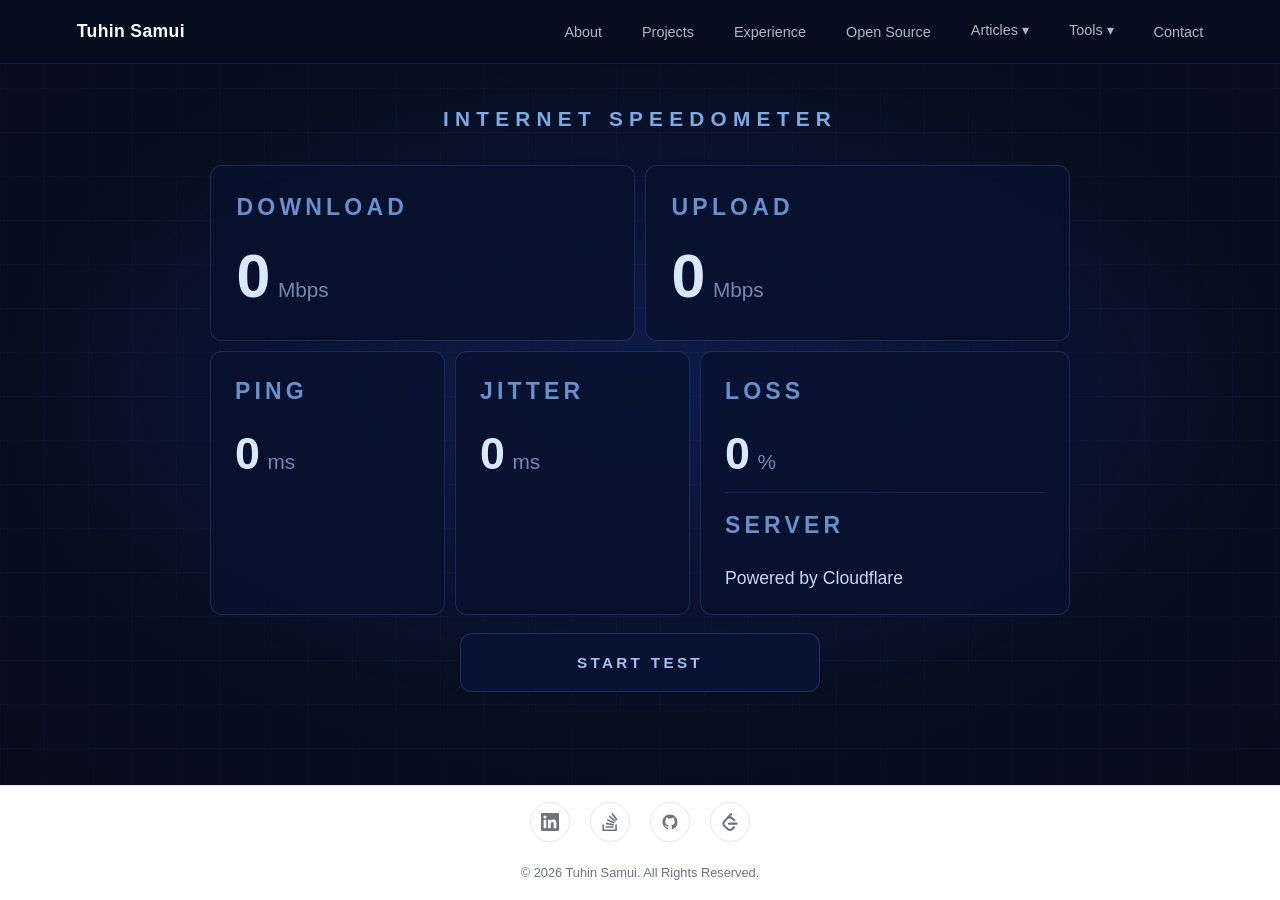
<file: tools/speedtest/index.html>
<!DOCTYPE html>
<html lang="en">
<head>
  <meta charset="UTF-8">
  <meta name="viewport" content="width=device-width, initial-scale=1.0">
  <title>Tuhin Samui - Internet Speedometer</title>
  <meta name="description" content="Test your internet connection speed — download, upload, and ping — directly in your browser.">
  <script data-goatcounter="https://tuhinsamui.goatcounter.com/count" async src="//gc.zgo.at/count.js"></script>
  <link rel="stylesheet" href="/_astro/future-ios.C8dQKi5L.css">
  <style>
    /* ── Layout ───────────────────────────────────────── */
    html, body { height: 100%; overflow: hidden; }
    body { display: flex; flex-direction: column; }
    footer {
      flex-shrink: 0;
      padding: 1rem 2.5rem !important;
      min-height: unset !important;
    }

    /* ── Nav override: match dark page background ─────── */
    nav {
      background: rgba(7, 14, 32, 0.96) !important;
      border-bottom: 1px solid rgba(70, 110, 200, 0.12);
    }
    /* Click-only dropdowns */
    .nav-dropdown:hover .nav-dropdown-menu { display: none; }
    .nav-dropdown.open .nav-dropdown-menu { display: block; }
    /* Category labels */
    .nav-cat {
      font-size: .58rem; font-weight: 700; color: rgba(255,255,255,.3);
      
      padding: .5rem .8rem .2rem; pointer-events: none; list-style: none;
    }
    .nav-soon { opacity: .4; pointer-events: none; display: flex; align-items: center; gap: .5rem; }
    .nav-soon-badge {
      font-size: .55rem; background: rgba(255,255,255,.1); border-radius: 3px;
      padding: .1rem .35rem; letter-spacing: .04em; color: rgba(255,255,255,.5);
    }

    /* ── Page ─────────────────────────────────────────── */
    .st-page {
      flex: 1;
      min-height: 0;
      position: relative;
      overflow: hidden;
      display: flex;
      flex-direction: column;
      align-items: center;
      justify-content: center;
      padding: 64px 5% 80px;
      background: #070e20;
    }

    /* Radial glow in center */
    .st-page::before {
      content: '';
      position: absolute;
      inset: 0;
      background:
        radial-gradient(ellipse 70% 60% at 50% 50%, rgba(14, 30, 80, 0.9) 0%, transparent 70%),
        radial-gradient(ellipse 100% 100% at 50% 50%, #070e20 40%, #060c1a 100%);
      pointer-events: none;
    }

    /* Subtle grid lines */
    .st-page::after {
      content: '';
      position: absolute;
      inset: 0;
      background-image:
        linear-gradient(rgba(80, 130, 255, 0.04) 1px, transparent 1px),
        linear-gradient(90deg, rgba(80, 130, 255, 0.04) 1px, transparent 1px);
      background-size: 44px 44px;
      pointer-events: none;
    }

    /* ── Title ────────────────────────────────────────── */
    .st-title {
      font-size: clamp(.95rem, 2.2vw, 1.3rem);
      font-weight: 700;
      color: #7aaae8;
      text-align: center;
      letter-spacing: .3em;
      text-transform: uppercase;
      margin-top: 1.5rem;
      margin-bottom: 1.75rem;
      position: relative;
      z-index: 1;
    }

    /* ── Main grid ────────────────────────────────────── */
    .st-layout {
      display: flex;
      flex-direction: column;
      gap: 10px;
      width: 100%;
      max-width: 860px;
      position: relative;
      z-index: 1;
    }

    /* Top row: download + upload as siblings → equal height */
    .st-top-row {
      display: flex;
      gap: 10px;
    }

    .st-top-row .st-card { flex: 1; }

    /* Bottom section */
    .st-bottom {
      display: flex;
      gap: 10px;
    }

    .st-bottom-left {
      flex: 1.5;
      display: flex;
      flex-direction: column;
      gap: 10px;
    }

    .st-row {
      display: flex;
      gap: 10px;
      flex: 1;
    }

    /* ── Cards ────────────────────────────────────────── */
    .st-card {
      background: rgba(8, 18, 46, 0.82);
      border: 1px solid rgba(70, 110, 200, 0.28);
      border-radius: 12px;
      padding: 1.25rem 1.5rem;
      flex: 1;
      transition: border-color .3s, box-shadow .3s;
    }

    .st-card.active {
      border-color: rgba(100, 160, 255, 0.65);
      box-shadow: 0 0 24px rgba(70, 130, 255, 0.18), inset 0 0 40px rgba(70, 130, 255, 0.04);
    }

    .st-card.done {
      border-color: rgba(70, 110, 200, 0.4);
    }

    /* Download / Upload: taller */
    .st-card-lg {
      padding: 1.4rem 1.6rem 1rem;
      position: relative;
      overflow: hidden;
    }

    /* ── Progress bar ─────────────────────────────────── */
    .st-progress {
      height: 3px;
      border-radius: 2px;
      margin-top: .85rem;
      background: rgba(70, 110, 200, 0.15);
      overflow: hidden;
      opacity: 0;
      transition: opacity .3s;
    }

    .st-card.active .st-progress,
    .st-card.done .st-progress {
      opacity: 1;
    }

    .st-progress-bar {
      height: 100%;
      width: 0%;
      border-radius: 2px;
      background: linear-gradient(90deg, #2a6dd5, #00d4ff 55%, #00e676);
      box-shadow: 0 0 8px rgba(0, 212, 255, 0.6);
      transition: width .25s ease-out;
    }

    .st-card.done .st-progress-bar {
      background: linear-gradient(90deg, #2a6dd5, #00d4ff 55%, #00e676);
      box-shadow: 0 0 8px rgba(0, 212, 255, 0.4);
    }

    /* ── Card content ─────────────────────────────────── */
    .st-label {
      display: block;
      font-size: 1.44rem;
      font-weight: 700;
      color: #6890cc;
      text-transform: uppercase;
      letter-spacing: .18em;
      margin-bottom: 1.2rem;
    }

    .st-val-row {
      display: flex;
      align-items: baseline;
      gap: .5rem;
    }

    .st-num {
      font-size: 2.8rem;
      font-weight: 700;
      color: #d8e8ff;
      line-height: 1;
      font-family: -apple-system, BlinkMacSystemFont, 'Segoe UI', sans-serif;
      letter-spacing: -0.5px;
    }

    .st-num.lg {
      font-size: 3.8rem;
    }

    .st-unit {
      font-size: 1.3rem;
      font-weight: 400;
      color: rgba(180, 200, 245, 0.65);
    }

    /* ── Right panel: Loss + Server ───────────────────── */
    .st-panel {
      background: rgba(8, 18, 46, 0.82);
      border: 1px solid rgba(70, 110, 200, 0.28);
      border-radius: 12px;
      padding: 1.25rem 1.5rem;
      flex: 1;
      display: flex;
      flex-direction: column;
      justify-content: space-around;
      gap: 0;
    }

    .st-divider {
      height: 1px;
      background: rgba(70, 110, 200, 0.2);
      margin: .8rem 0;
    }

    .st-server-name {
      font-size: 1.1rem;
      font-weight: 400;
      color: #c8d8f8;
      margin-top: .3rem;
    }

    /* ── Button card ──────────────────────────────────── */
    .st-btn-wrap {
      position: relative;
      border-radius: 12px;
      overflow: hidden;
      padding: 1px;              /* border thickness */
      background: rgba(70, 110, 200, 0.35);  /* default border colour */
      isolation: isolate;
    }

    /* Traveling light — square element centered, spins around button */
    @keyframes border-spin {
      from { transform: translate(-50%, -50%) rotate(0deg); }
      to   { transform: translate(-50%, -50%) rotate(360deg); }
    }

    .st-btn-wrap.running::before {
      content: '';
      position: absolute;
      /* Square, 2× the longest side so corners always reach */
      width: 250%;
      aspect-ratio: 1 / 1;
      top: 50%;
      left: 50%;
      transform: translate(-50%, -50%);
      background: conic-gradient(
        from 0deg,
        transparent 0%,
        transparent 30%,
        rgba(0, 180, 255, 0.15) 40%,
        rgba(0, 220, 255, 0.9)  50%,
        rgba(180, 240, 255, 1)  52%,
        rgba(0, 220, 255, 0.9)  54%,
        rgba(0, 180, 255, 0.15) 60%,
        transparent 70%,
        transparent 100%
      );
      animation: border-spin 2s linear infinite;
      z-index: 0;
    }

    /* Inner fill — covers everything except the 1px gap */
    .st-btn-wrap::after {
      content: '';
      position: absolute;
      inset: 1px;
      background: rgba(8, 18, 50, 0.96);
      border-radius: 11px;
      z-index: 1;
    }

    .st-btn {
      display: block;
      position: relative;
      z-index: 2;
      width: 100%;
      background: transparent;
      border: none;
      border-radius: 11px;
      color: #a8c0f0;
      font-size: .95rem;
      font-weight: 800;
      letter-spacing: .22em;
      text-transform: uppercase;
      padding: 1.25rem;
      cursor: pointer;
      transition: background .2s, color .2s;
    }

    .st-btn:hover:not(:disabled) {
      background: rgba(30, 55, 120, 0.5);
      color: #d8e8ff;
    }

    .st-btn:disabled {
      opacity: .6;
      cursor: not-allowed;
    }

    /* ── Button ───────────────────────────────────────── */
    .st-btn-wrap {
      width: 100%;
      max-width: 360px;
      align-self: center;
      margin-top: 8px;
    }

    /* ── Mobile ───────────────────────────────────────── */
    @media (max-width: 640px) {
      html, body { height: auto; overflow: visible; }
      .st-page {
        overflow-y: auto;
        justify-content: flex-start;
        padding: 80px 4% 80px;
      }
      .st-top-row { flex-direction: column; }
      .st-bottom { flex-direction: column; }
      .st-bottom-left { flex: 1; }
      .st-row { gap: 8px; }
      .st-layout { gap: 8px; max-width: 100%; }
      .st-num.lg { font-size: 2.6rem; }
      .st-num { font-size: 2rem; }
      .st-label { font-size: 1.1rem; }
      .st-unit { font-size: 1rem; }
      .st-btn-wrap { max-width: 100%; }
    }
  </style>
</head>
<body>

<nav>
  <a href="/" class="nav-logo">Tuhin Samui</a>
  <ul class="nav-links">
    <li><a href="/#about">About</a></li>
    <li><a href="/#projects">Projects</a></li>
    <li><a href="/#experience">Experience</a></li>
    <li><a href="/#opensource">Open Source</a></li>
    <li class="nav-dropdown">
      <a href="#" class="nav-dropdown-toggle">Articles ▾</a>
      <ul class="nav-dropdown-menu">
        <li><a href="/articles/future-ios">Future of iOS</a></li>
      </ul>
    </li>
    <li class="nav-dropdown">
      <a href="#" class="nav-dropdown-toggle">Tools ▾</a>
      <ul class="nav-dropdown-menu">
        <li class="nav-cat">GENERAL</li>
        <li><a href="/tools/speedtest">Internet Speedometer</a></li>
        <li class="nav-cat">iOS</li>
        <li><a href="/tools/json-codable">JSON → Codable</a></li>
        <li><a href="/tools/sf-browser">SF Symbols Browser</a></li>
        <li><a href="/tools/xcode-cleaner">Xcode Cleaner</a></li>
      </ul>
    </li>
    <li><a href="/#contact">Contact</a></li>
  </ul>
  <button class="nav-toggle" aria-label="Toggle menu">&#9776;</button>
</nav>

<main class="st-page">
  <h1 class="st-title">Internet Speedometer</h1>

  <div class="st-layout">

    <!-- Row 1: Download + Upload (equal siblings = equal height) -->
    <div class="st-top-row">
      <div class="st-card st-card-lg" id="card-download">
        <span class="st-label">Download</span>
        <div class="st-val-row">
          <span class="st-num lg" id="val-download">0</span>
          <span class="st-unit">Mbps</span>
        </div>
        <div class="st-progress"><div class="st-progress-bar" id="progress-download"></div></div>
      </div>
      <div class="st-card st-card-lg" id="card-upload">
        <span class="st-label">Upload</span>
        <div class="st-val-row">
          <span class="st-num lg" id="val-upload">0</span>
          <span class="st-unit">Mbps</span>
        </div>
        <div class="st-progress"><div class="st-progress-bar" id="progress-upload"></div></div>
      </div>
    </div>

    <!-- Row 2: Ping/Jitter/Button + Loss/Server -->
    <div class="st-bottom">
      <div class="st-bottom-left">
        <div class="st-row">
          <div class="st-card" id="card-ping">
            <span class="st-label">Ping</span>
            <div class="st-val-row">
              <span class="st-num" id="val-ping">0</span>
              <span class="st-unit">ms</span>
            </div>
          </div>
          <div class="st-card" id="card-jitter">
            <span class="st-label">Jitter</span>
            <div class="st-val-row">
              <span class="st-num" id="val-jitter">0</span>
              <span class="st-unit">ms</span>
            </div>
          </div>
        </div>
      </div>

      <!-- Loss + Server -->
      <div class="st-panel">
        <div>
          <span class="st-label">Loss</span>
          <div class="st-val-row">
            <span class="st-num" id="val-loss">0</span>
            <span class="st-unit">%</span>
          </div>
        </div>
        <div class="st-divider"></div>
        <div>
          <span class="st-label">Server</span>
          <p class="st-server-name">Powered by Cloudflare</p>
        </div>
      </div>
    </div>

    <div class="st-btn-wrap">
      <button id="startBtn" class="st-btn">Start Test</button>
    </div>

  </div><!-- /.st-layout -->

</main>

<footer>
  <div class="footer-social">
    <a href="https://www.linkedin.com/in/tuhinsamui/" target="_blank" rel="noopener" aria-label="LinkedIn">
      <svg viewBox="0 0 24 24" fill="currentColor"><path d="M20.447 20.452h-3.554v-5.569c0-1.328-.027-3.037-1.852-3.037-1.853 0-2.136 1.445-2.136 2.939v5.667H9.351V9h3.414v1.561h.046c.477-.9 1.637-1.85 3.37-1.85 3.601 0 4.267 2.37 4.267 5.455v6.286zM5.337 7.433a2.062 2.062 0 01-2.063-2.065 2.064 2.064 0 112.063 2.065zm1.782 13.019H3.555V9h3.564v11.452zM22.225 0H1.771C.792 0 0 .774 0 1.729v20.542C0 23.227.792 24 1.771 24h20.451C23.2 24 24 23.227 24 22.271V1.729C24 .774 23.2 0 22.222 0h.003z"/></svg>
    </a>
    <a href="https://stackoverflow.com/users/4977661/oncompletion" target="_blank" rel="noopener" aria-label="Stack Overflow">
      <svg viewBox="0 0 24 24" fill="currentColor"><path d="M18.986 21.865v-6.404h2.134V24H1.844v-8.539h2.13v6.404h15.012zM6.111 19.731H16.85v-2.137H6.111v2.137zm.259-4.852l10.48 2.189.451-2.07-10.478-2.187-.453 2.068zm1.359-5.056l9.705 4.53.903-1.95-9.706-4.53-.902 1.95zm2.715-4.785l8.217 6.855 1.359-1.62-8.216-6.853-1.36 1.618zM15.751 0l-1.746 1.294 6.405 8.604 1.746-1.294L15.751 0z"/></svg>
    </a>
    <a href="https://github.com/tuhinsbuddy" target="_blank" rel="noopener" aria-label="GitHub">
      <svg viewBox="0 0 24 24" fill="currentColor"><path d="M12 2C6.477 2 2 6.484 2 12.017c0 4.425 2.865 8.18 6.839 9.504.5.092.682-.217.682-.483 0-.237-.008-.868-.013-1.703-2.782.605-3.369-1.343-3.369-1.343-.454-1.158-1.11-1.466-1.11-1.466-.908-.62.069-.608.069-.608 1.003.07 1.531 1.032 1.531 1.032.892 1.53 2.341 1.088 2.91.832.092-.647.35-1.088.636-1.338-2.22-.253-4.555-1.113-4.555-4.951 0-1.093.39-1.988 1.029-2.688-.103-.253-.446-1.272.098-2.65 0 0 .84-.27 2.75 1.026A9.564 9.564 0 0112 6.844c.85.004 1.705.115 2.504.337 1.909-1.296 2.747-1.027 2.747-1.027.546 1.379.202 2.398.1 2.651.64.7 1.028 1.595 1.028 2.688 0 3.848-2.339 4.695-4.566 4.943.359.309.678.92.678 1.855 0 1.338-.012 2.419-.012 2.745 0 .268.18.58.688.482A10.019 10.019 0 0022 12.017C22 6.484 17.522 2 12 2z"/></svg>
    </a>
    <a href="https://leetcode.com/u/ripperTMS/" target="_blank" rel="noopener" aria-label="LeetCode">
      <svg viewBox="0 0 24 24" fill="currentColor"><path d="M13.483 0a1.374 1.374 0 0 0-.961.438L7.116 6.226l-3.854 4.126a5.266 5.266 0 0 0-1.209 2.104 5.35 5.35 0 0 0-.125.513 5.527 5.527 0 0 0 .062 2.362 5.83 5.83 0 0 0 .349 1.017 5.938 5.938 0 0 0 1.271 1.818l4.277 4.193.039.038c2.248 2.165 5.852 2.133 8.063-.074l2.396-2.392c.54-.54.54-1.414.003-1.955a1.378 1.378 0 0 0-1.951-.003l-2.396 2.392a3.021 3.021 0 0 1-4.205.038l-.02-.019-4.276-4.193c-.652-.64-.972-1.469-.948-2.263a2.68 2.68 0 0 1 .066-.523 2.545 2.545 0 0 1 .619-1.164L9.13 8.114c1.058-1.134 3.204-1.27 4.43-.278l3.501 2.831c.593.48 1.461.387 1.94-.207a1.384 1.384 0 0 0-.207-1.943l-3.5-2.831c-.8-.647-1.766-1.045-2.774-1.202l2.015-2.158A1.384 1.384 0 0 0 13.483 0zm-2.866 12.815a1.38 1.38 0 0 0-1.38 1.382 1.38 1.38 0 0 0 1.38 1.382H20.79a1.38 1.38 0 0 0 1.38-1.382 1.38 1.38 0 0 0-1.38-1.382z"/></svg>
    </a>
  </div>
  <p class="footer-copy">© 2026 Tuhin Samui. All Rights Reserved.</p>
</footer>

<script>
// ── Speed test logic ──────────────────────────────────────────
const BASE = 'https://speed.cloudflare.com';
const ts   = () => '_=' + Date.now();

async function fetchServerInfo() {
  try {
    const data = await fetch(BASE + '/meta').then(r => r.json());
    const parts = [data.city, data.country].filter(Boolean);
    document.querySelector('.st-server-name').textContent = parts.length ? parts.join(', ') : 'Cloudflare';
  } catch (e) {
    // keep default
  }
}

function setCard(id, state) {
  const el = document.getElementById('card-' + id);
  if (el) el.className = 'st-card' + (state ? ' ' + state : '');
}

function setProgress(id, pct) {
  const bar = document.getElementById('progress-' + id);
  if (bar) bar.style.width = Math.min(100, pct) + '%';
}

function resetUI() {
  ['download','upload','ping','jitter'].forEach(k => {
    const el = document.getElementById('val-' + k);
    if (el) el.textContent = '0';
  });
  setCard('download', '');
  setCard('upload', '');
  setCard('ping', '');
  setCard('jitter', '');
  setProgress('download', 0);
  setProgress('upload', 0);
  document.getElementById('val-loss').textContent = '0';
}

async function measurePing(samples) {
  samples = samples || 6;
  setCard('ping', 'active');
  setCard('jitter', 'active');
  const times = [];
  for (let i = 0; i < samples; i++) {
    const t0 = performance.now();
    await fetch(BASE + '/__down?bytes=0&' + ts());
    times.push(performance.now() - t0);
  }
  times.sort(function(a, b) { return a - b; });
  const median = times[Math.floor(times.length / 2)];
  const mean   = times.reduce(function(s, v) { return s + v; }, 0) / times.length;
  const jitter = Math.round(Math.sqrt(
    times.reduce(function(s, v) { return s + Math.pow(v - mean, 2); }, 0) / times.length
  ));
  const ping = Math.round(median);
  document.getElementById('val-ping').textContent   = ping;
  document.getElementById('val-jitter').textContent = jitter;
  setCard('ping', 'done');
  setCard('jitter', 'done');
  return ping;
}

async function measureDownload() {
  setCard('download', 'active');
  const sizes = [1e6, 1e7, 25e6];
  const totalExpected = sizes.reduce(function(s, v) { return s + v; }, 0);
  let totalBytes = 0, totalMs = 0, receivedSoFar = 0;
  for (let i = 0; i < sizes.length; i++) {
    const size = sizes[i];
    const t0 = performance.now();
    const reader = (await fetch(BASE + '/__down?bytes=' + size + '&' + ts())).body.getReader();
    let bytes = 0;
    while (true) {
      const chunk = await reader.read();
      if (chunk.done) break;
      bytes += chunk.value.length;
      receivedSoFar += chunk.value.length;
      const live = bytes * 8 / 1e6 / ((performance.now() - t0) / 1000);
      document.getElementById('val-download').textContent = live.toFixed(1);
      setProgress('download', receivedSoFar / totalExpected * 100);
    }
    totalBytes += size;
    totalMs    += performance.now() - t0;
  }
  const mbps = totalBytes * 8 / 1e6 / (totalMs / 1000);
  document.getElementById('val-download').textContent = mbps.toFixed(2);
  setProgress('download', 100);
  setCard('download', 'done');
  return mbps;
}

async function measureUpload() {
  setCard('upload', 'active');
  const sizes = [1e6, 5e6, 1e7];
  const totalExpected = sizes.reduce(function(s, v) { return s + v; }, 0);
  let totalBytes = 0, totalMs = 0;
  for (let i = 0; i < sizes.length; i++) {
    const size = sizes[i];
    const t0 = performance.now();
    await fetch(BASE + '/__up?' + ts(), { method: 'POST', body: new Uint8Array(size) });
    totalBytes += size;
    totalMs    += performance.now() - t0;
    const live = totalBytes * 8 / 1e6 / (totalMs / 1000);
    document.getElementById('val-upload').textContent = live.toFixed(1);
    setProgress('upload', totalBytes / totalExpected * 100);
  }
  const mbps = totalBytes * 8 / 1e6 / (totalMs / 1000);
  document.getElementById('val-upload').textContent = mbps.toFixed(2);
  setProgress('upload', 100);
  setCard('upload', 'done');
  return mbps;
}

// ── Start button ──────────────────────────────────────────────
const startBtn = document.getElementById('startBtn');
const btnWrap  = startBtn.closest('.st-btn-wrap');

startBtn.addEventListener('click', async function() {
  startBtn.disabled = true;
  startBtn.textContent = 'RUNNING…';
  window.scrollTo({ top: 0, behavior: 'smooth' });
  btnWrap.classList.add('running');
  resetUI();
  try {
    fetchServerInfo();
    await measurePing();
    await measureDownload();
    await measureUpload();
    startBtn.textContent = 'RUN AGAIN';
  } catch (err) {
    console.error(err);
    startBtn.textContent = 'ERROR — RETRY';
  }
  btnWrap.classList.remove('running');
  startBtn.disabled = false;
});

// ── Nav ───────────────────────────────────────────────────────
var navToggleBtn = document.querySelector('.nav-toggle');
var navLinksEl = document.querySelector('.nav-links');
navToggleBtn.addEventListener('click', function() {
  navLinksEl.classList.toggle('open');
  navToggleBtn.innerHTML = navLinksEl.classList.contains('open') ? '&#10005;' : '&#9776;';
});
document.querySelectorAll('.nav-links a').forEach(function(a) {
  a.addEventListener('click', function() {
    if (!a.classList.contains('nav-dropdown-toggle')) {
      navLinksEl.classList.remove('open');
      navToggleBtn.innerHTML = '&#9776;';
    }
  });
});
document.querySelectorAll('.nav-dropdown-toggle').forEach(function(btn) {
  btn.addEventListener('click', function(e) {
    e.preventDefault();
    const parent = btn.closest('.nav-dropdown');
    const isOpen = parent.classList.contains('open');
    document.querySelectorAll('.nav-dropdown').forEach(function(d) { d.classList.remove('open'); });
    if (!isOpen) parent.classList.add('open');
  });
});
document.addEventListener('click', function(e) {
  if (!e.target.closest('.nav-dropdown')) {
    document.querySelectorAll('.nav-dropdown').forEach(function(d) { d.classList.remove('open'); });
  }
});
</script>

</body>
</html>
</file>
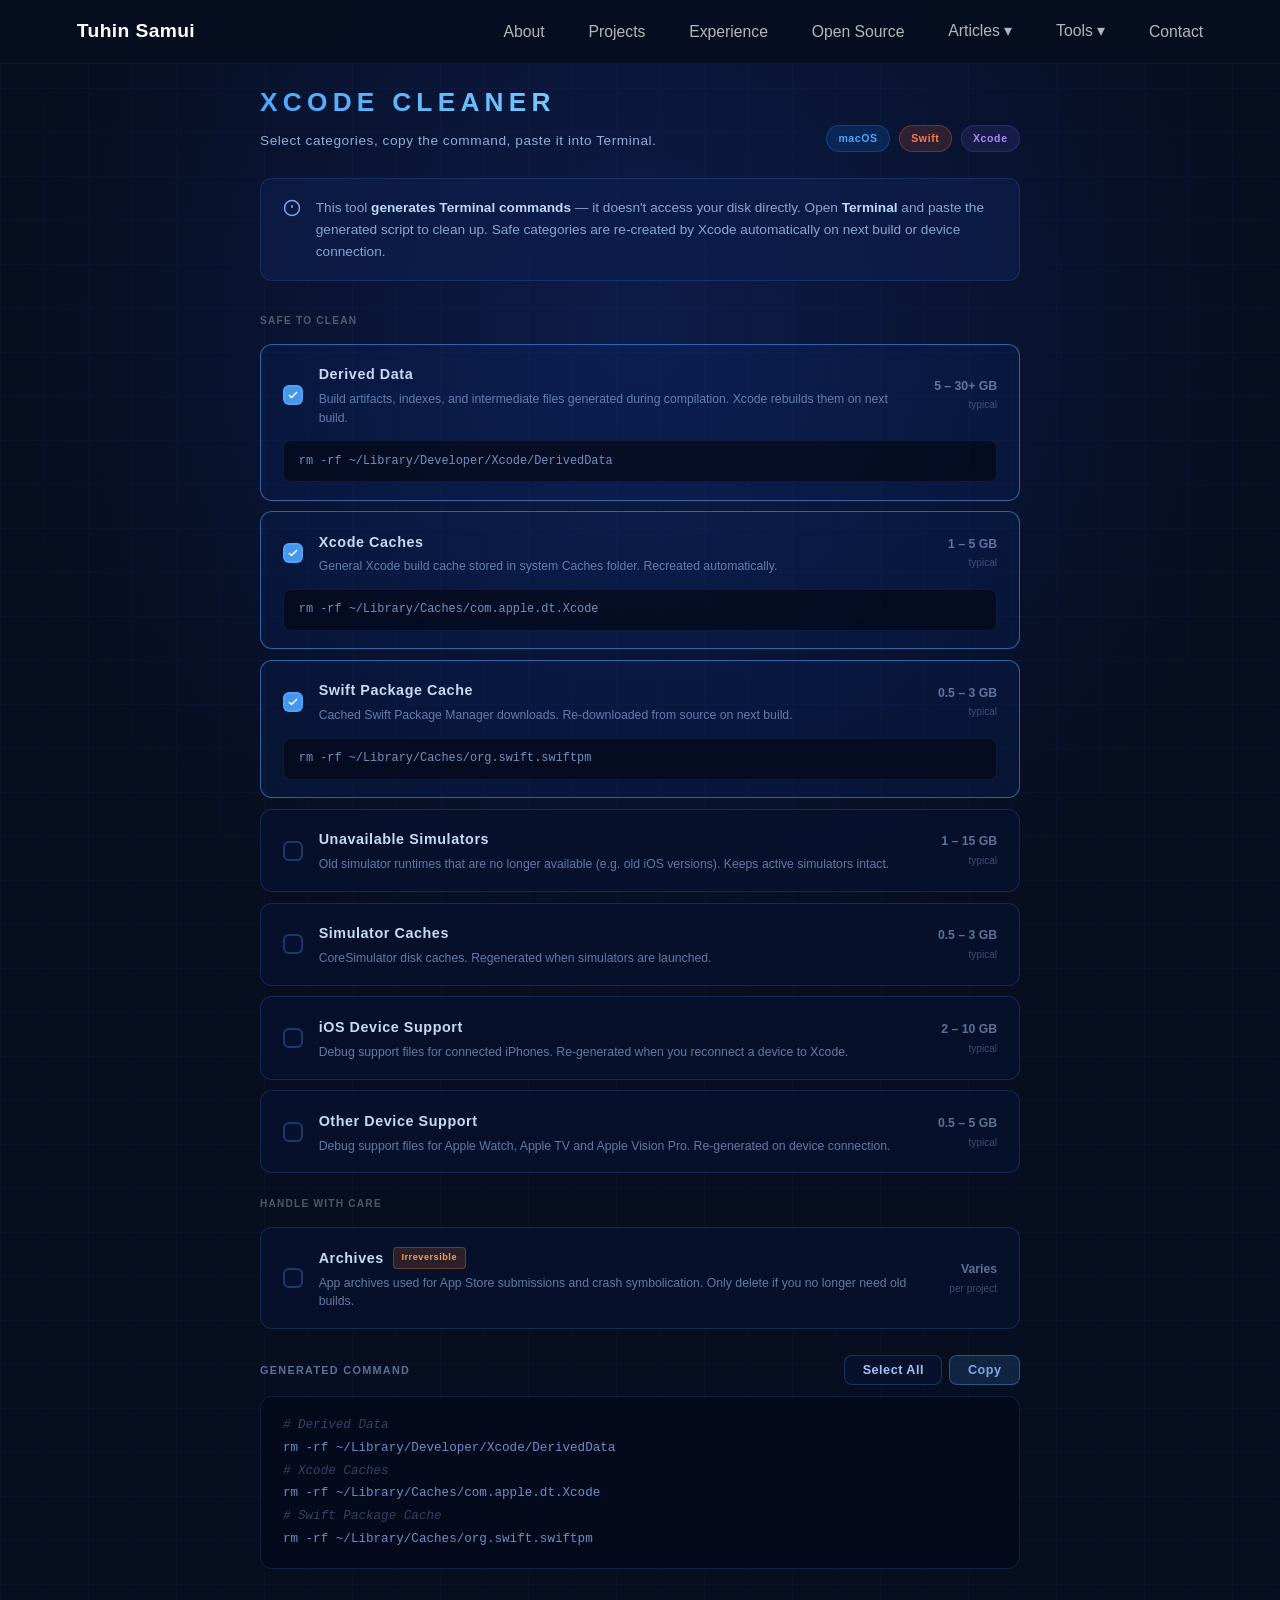
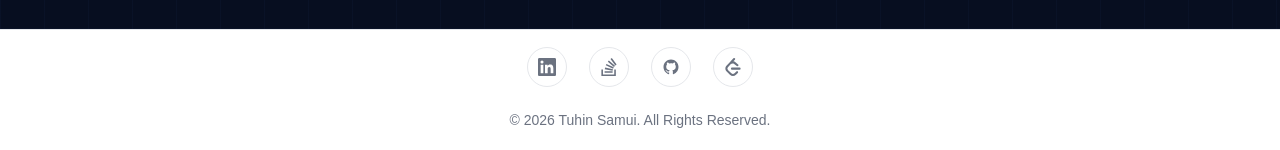
<file: tools/xcode-cleaner/index.html>
<!DOCTYPE html>
<html lang="en">
<head>
  <meta charset="UTF-8">
  <meta name="viewport" content="width=device-width, initial-scale=1.0">
  <title>Tuhin Samui - Xcode Cleaner</title>
  <meta name="description" content="Free up gigabytes of Xcode disk space. Generate terminal commands to safely clean derived data, caches, device support files and simulators.">
  <script data-goatcounter="https://tuhinsamui.goatcounter.com/count" async src="//gc.zgo.at/count.js"></script>
  <link rel="stylesheet" href="/_astro/future-ios.C8dQKi5L.css">
  <style>
    /* ── Base ─────────────────────────────────────────── */
    html { font-size: 17.5px; }
    html, body { min-height: 100%; }
    body { display: flex; flex-direction: column; }
    footer { flex-shrink: 0; padding: 1rem 2.5rem !important; min-height: unset !important; }

    /* ── Nav ──────────────────────────────────────────── */
    nav { background: rgba(7, 14, 32, 0.96) !important; border-bottom: 1px solid rgba(70,110,200,.12); }
    .nav-dropdown:hover .nav-dropdown-menu { display: none; }
    .nav-dropdown.open  .nav-dropdown-menu { display: block; }
    .nav-cat {
      font-size: .58rem; font-weight: 700; color: rgba(255,255,255,.3);
      padding: .5rem .8rem .2rem; pointer-events: none; list-style: none;
    }
    .nav-soon { opacity: .4; pointer-events: none; display: flex; align-items: center; gap: .5rem; }
    .nav-soon-badge {
      font-size: .55rem; background: rgba(255,255,255,.1); border-radius: 3px;
      padding: .1rem .35rem; letter-spacing: .04em; color: rgba(255,255,255,.5);
    }

    /* ── Page ─────────────────────────────────────────── */
    .xc-page {
      flex: 1;
      background: #070e20;
      position: relative;
      padding: 80px 5% 60px;
    }
    .xc-page::before {
      content: '';
      position: absolute; inset: 0; pointer-events: none;
      background: radial-gradient(ellipse 70% 60% at 50% 20%, rgba(14,30,80,.85) 0%, transparent 70%);
    }
    .xc-page::after {
      content: '';
      position: absolute; inset: 0; pointer-events: none;
      background-image:
        linear-gradient(rgba(80,130,255,.03) 1px, transparent 1px),
        linear-gradient(90deg, rgba(80,130,255,.03) 1px, transparent 1px);
      background-size: 44px 44px;
    }

    .xc-inner {
      position: relative; z-index: 1;
      max-width: 760px;
      margin: 0 auto;
      display: flex; flex-direction: column; gap: 1.5rem;
    }

    /* ── Header ───────────────────────────────────────── */
    .xc-header { display: flex; align-items: flex-end; justify-content: space-between; flex-wrap: wrap; gap: .75rem; }
    .xc-title {
      font-size: clamp(1rem, 3vw, 1.5rem);
      font-weight: 800; letter-spacing: .2em; text-transform: uppercase;
      background: linear-gradient(90deg, #4da6ff 0%, #7dd4fc 100%);
      -webkit-background-clip: text; -webkit-text-fill-color: transparent; background-clip: text;
      margin-bottom: .25rem;
    }
    .xc-subtitle { font-size: .78rem; color: rgba(180,210,255,.8); letter-spacing: .04em; }
    .xc-badges { display: flex; align-items: center; gap: .5rem; flex-wrap: wrap; justify-content: flex-end; }
    .xc-badge {
      font-size: .6rem; font-weight: 700; padding: .2rem .65rem; border-radius: 20px;
      letter-spacing: .06em;
    }

    /* ── Info banner ──────────────────────────────────── */
    .xc-info {
      display: flex; align-items: flex-start; gap: .85rem;
      background: rgba(14,30,80,.6);
      border: 1px solid rgba(70,110,200,.25);
      border-radius: 12px; padding: 1rem 1.25rem;
    }
    .xc-info svg { flex-shrink: 0; margin-top: .1rem; color: #7aaae8; }
    .xc-info-text { font-size: .78rem; color: rgba(180,210,255,.75); line-height: 1.6; }
    .xc-info-text strong { color: rgba(200,225,255,.95); }

    /* ── Category cards ───────────────────────────────── */
    .xc-categories { display: flex; flex-direction: column; gap: .6rem; }
    .xc-section-label {
      font-size: .58rem; font-weight: 700; color: rgba(255,255,255,.3);
      letter-spacing: .12em; text-transform: uppercase;
      padding: .25rem 0;
    }

    .xc-card {
      background: rgba(8,18,46,.82);
      border: 1px solid rgba(70,110,200,.25);
      border-radius: 12px;
      padding: 1rem 1.25rem;
      cursor: pointer;
      transition: border-color .2s, background .2s;
      user-select: none;
    }
    .xc-card:hover { border-color: rgba(100,160,255,.4); background: rgba(12,25,65,.9); }
    .xc-card.selected {
      border-color: rgba(77,166,255,.55);
      background: rgba(10,60,160,.12);
    }
    .xc-card.warn.selected {
      border-color: rgba(251,130,40,.5);
      background: rgba(180,60,0,.1);
    }

    .xc-card-top { display: flex; align-items: center; gap: .9rem; }

    .xc-check {
      width: 20px; height: 20px; flex-shrink: 0;
      border-radius: 6px; border: 2px solid rgba(70,110,200,.4);
      background: rgba(8,18,46,.9);
      display: flex; align-items: center; justify-content: center;
      transition: all .2s;
    }
    .xc-card.selected .xc-check {
      background: rgba(77,166,255,.9);
      border-color: rgba(77,166,255,.9);
    }
    .xc-card.warn.selected .xc-check {
      background: rgba(251,130,40,.85);
      border-color: rgba(251,130,40,.85);
    }
    .xc-check svg { opacity: 0; transition: opacity .15s; }
    .xc-card.selected .xc-check svg { opacity: 1; }

    .xc-card-info { flex: 1; min-width: 0; }
    .xc-card-name {
      font-size: .82rem; font-weight: 700;
      color: rgba(210,230,255,.95); letter-spacing: .04em;
      display: flex; align-items: center; gap: .5rem;
      flex-wrap: wrap;
    }
    .xc-warn-badge {
      font-size: .52rem; font-weight: 700; padding: .15rem .45rem;
      border-radius: 4px; letter-spacing: .06em;
      background: rgba(251,130,40,.15); color: #fb9b50;
      border: 1px solid rgba(251,130,40,.3);
    }
    .xc-card-desc {
      font-size: .7rem; color: rgba(160,190,240,.6);
      margin-top: .2rem; line-height: 1.5;
    }

    .xc-card-size {
      font-size: .7rem; font-weight: 700;
      color: rgba(180,210,255,.5);
      white-space: nowrap; flex-shrink: 0;
      text-align: right;
    }
    .xc-card-size span { display: block; font-size: .58rem; font-weight: 400; color: rgba(160,190,240,.35); }

    .xc-card-cmd {
      margin-top: .75rem;
      padding: .6rem .85rem;
      background: rgba(5,11,28,.8);
      border: 1px solid rgba(70,110,200,.15);
      border-radius: 8px;
      font-family: 'SF Mono', 'Fira Code', 'Cascadia Code', monospace;
      font-size: .68rem; color: rgba(160,200,255,.7);
      word-break: break-all; line-height: 1.6;
      display: none;
    }
    .xc-card.selected .xc-card-cmd { display: block; }

    /* ── Output section ───────────────────────────────── */
    .xc-output-section { display: flex; flex-direction: column; gap: .6rem; }
    .xc-output-header {
      display: flex; align-items: center; justify-content: space-between;
      flex-wrap: wrap; gap: .5rem;
    }
    .xc-output-label {
      font-size: .62rem; font-weight: 700; color: rgba(180,210,255,.5);
      letter-spacing: .12em; text-transform: uppercase;
    }
    .xc-output-actions { display: flex; gap: .4rem; }
    .xc-btn {
      background: rgba(8,18,46,.9);
      border: 1px solid rgba(70,110,200,.35);
      border-radius: 8px; padding: .4rem 1rem;
      color: #a8c0f0; font-size: .72rem; font-weight: 700;
      letter-spacing: .04em; cursor: pointer; transition: all .2s;
    }
    .xc-btn:hover { background: rgba(30,55,120,.5); border-color: rgba(100,150,255,.55); color: #d8e8ff; }
    .xc-btn.primary {
      background: rgba(77,166,255,.15); border-color: rgba(77,166,255,.4); color: #7aaae8;
    }
    .xc-btn.primary:hover { background: rgba(77,166,255,.25); color: #b8daff; }
    .xc-btn.copied { color: #4ade80; border-color: rgba(74,222,128,.4); }

    .xc-output-wrap {
      background: rgba(5,11,28,.9);
      border: 1px solid rgba(70,110,200,.2);
      border-radius: 12px;
      padding: 1rem 1.25rem;
      font-family: 'SF Mono', 'Fira Code', 'Cascadia Code', monospace;
      font-size: .72rem; line-height: 1.8;
      color: rgba(160,200,255,.8);
      min-height: 80px;
      white-space: pre-wrap;
      word-break: break-all;
    }
    .xc-output-empty {
      color: rgba(160,190,240,.2);
      font-style: italic; font-family: inherit;
    }
    .xc-cmd-line { color: rgba(140,185,255,.75); }
    .xc-cmd-comment { color: rgba(120,150,200,.4); font-style: italic; }

    /* ── Mobile ───────────────────────────────────────── */
    @media (max-width: 640px) {
      .xc-page { padding: 72px 4% 60px; }
      .xc-badges { display: none; }
      .xc-card-size { display: none; }
    }
  </style>
</head>
<body>

<nav>
  <a href="/" class="nav-logo">Tuhin Samui</a>
  <ul class="nav-links">
    <li><a href="/#about">About</a></li>
    <li><a href="/#projects">Projects</a></li>
    <li><a href="/#experience">Experience</a></li>
    <li><a href="/#opensource">Open Source</a></li>
    <li class="nav-dropdown">
      <a href="#" class="nav-dropdown-toggle">Articles ▾</a>
      <ul class="nav-dropdown-menu">
        <li><a href="/articles/future-ios">Future of iOS</a></li>
      </ul>
    </li>
    <li class="nav-dropdown">
      <a href="#" class="nav-dropdown-toggle">Tools ▾</a>
      <ul class="nav-dropdown-menu">
        <li class="nav-cat">GENERAL</li>
        <li><a href="/tools/speedtest">Internet Speedometer</a></li>
        <li class="nav-cat">iOS</li>
        <li><a href="/tools/json-codable">JSON → Codable</a></li>
        <li><a href="/tools/sf-browser">SF Symbols Browser</a></li>
        <li><a href="/tools/xcode-cleaner">Xcode Cleaner</a></li>
      </ul>
    </li>
    <li><a href="/#contact">Contact</a></li>
  </ul>
  <button class="nav-toggle" aria-label="Toggle menu">&#9776;</button>
</nav>

<main class="xc-page">
  <div class="xc-inner">

    <!-- Header -->
    <div class="xc-header">
      <div>
        <h1 class="xc-title">Xcode Cleaner</h1>
        <p class="xc-subtitle">Select categories, copy the command, paste it into Terminal.</p>
      </div>
      <div class="xc-badges">
        <span class="xc-badge" style="background:rgba(10,132,255,.15);color:#4da6ff;border:1px solid rgba(10,132,255,.3);">macOS</span>
        <span class="xc-badge" style="background:rgba(255,100,50,.15);color:#ff7a50;border:1px solid rgba(255,100,50,.3);">Swift</span>
        <span class="xc-badge" style="background:rgba(100,80,200,.15);color:#a78bfa;border:1px solid rgba(100,80,200,.3);">Xcode</span>
      </div>
    </div>

    <!-- Info banner -->
    <div class="xc-info">
      <svg width="18" height="18" viewBox="0 0 24 24" fill="none" stroke="currentColor" stroke-width="2">
        <circle cx="12" cy="12" r="10"/><line x1="12" y1="8" x2="12" y2="12"/><line x1="12" y1="16" x2="12.01" y2="16"/>
      </svg>
      <p class="xc-info-text">
        This tool <strong>generates Terminal commands</strong> — it doesn't access your disk directly.
        Open <strong>Terminal</strong> and paste the generated script to clean up.
        Safe categories are re-created by Xcode automatically on next build or device connection.
      </p>
    </div>

    <!-- Categories -->
    <div class="xc-categories" id="xcCategories">

      <div class="xc-section-label">Safe to Clean</div>

      <div class="xc-card selected" data-cmd="rm -rf ~/Library/Developer/Xcode/DerivedData" data-id="derived">
        <div class="xc-card-top">
          <div class="xc-check">
            <svg width="12" height="12" viewBox="0 0 24 24" fill="none" stroke="white" stroke-width="3"><polyline points="20 6 9 17 4 12"/></svg>
          </div>
          <div class="xc-card-info">
            <div class="xc-card-name">Derived Data</div>
            <div class="xc-card-desc">Build artifacts, indexes, and intermediate files generated during compilation. Xcode rebuilds them on next build.</div>
          </div>
          <div class="xc-card-size">5 – 30+ GB<span>typical</span></div>
        </div>
        <div class="xc-card-cmd">rm -rf ~/Library/Developer/Xcode/DerivedData</div>
      </div>

      <div class="xc-card selected" data-cmd="rm -rf ~/Library/Caches/com.apple.dt.Xcode" data-id="caches">
        <div class="xc-card-top">
          <div class="xc-check">
            <svg width="12" height="12" viewBox="0 0 24 24" fill="none" stroke="white" stroke-width="3"><polyline points="20 6 9 17 4 12"/></svg>
          </div>
          <div class="xc-card-info">
            <div class="xc-card-name">Xcode Caches</div>
            <div class="xc-card-desc">General Xcode build cache stored in system Caches folder. Recreated automatically.</div>
          </div>
          <div class="xc-card-size">1 – 5 GB<span>typical</span></div>
        </div>
        <div class="xc-card-cmd">rm -rf ~/Library/Caches/com.apple.dt.Xcode</div>
      </div>

      <div class="xc-card selected" data-cmd="rm -rf ~/Library/Caches/org.swift.swiftpm" data-id="spm">
        <div class="xc-card-top">
          <div class="xc-check">
            <svg width="12" height="12" viewBox="0 0 24 24" fill="none" stroke="white" stroke-width="3"><polyline points="20 6 9 17 4 12"/></svg>
          </div>
          <div class="xc-card-info">
            <div class="xc-card-name">Swift Package Cache</div>
            <div class="xc-card-desc">Cached Swift Package Manager downloads. Re-downloaded from source on next build.</div>
          </div>
          <div class="xc-card-size">0.5 – 3 GB<span>typical</span></div>
        </div>
        <div class="xc-card-cmd">rm -rf ~/Library/Caches/org.swift.swiftpm</div>
      </div>

      <div class="xc-card" data-cmd="xcrun simctl delete unavailable" data-id="sims">
        <div class="xc-card-top">
          <div class="xc-check">
            <svg width="12" height="12" viewBox="0 0 24 24" fill="none" stroke="white" stroke-width="3"><polyline points="20 6 9 17 4 12"/></svg>
          </div>
          <div class="xc-card-info">
            <div class="xc-card-name">Unavailable Simulators</div>
            <div class="xc-card-desc">Old simulator runtimes that are no longer available (e.g. old iOS versions). Keeps active simulators intact.</div>
          </div>
          <div class="xc-card-size">1 – 15 GB<span>typical</span></div>
        </div>
        <div class="xc-card-cmd">xcrun simctl delete unavailable</div>
      </div>

      <div class="xc-card" data-cmd="rm -rf ~/Library/Developer/CoreSimulator/Caches" data-id="simcache">
        <div class="xc-card-top">
          <div class="xc-check">
            <svg width="12" height="12" viewBox="0 0 24 24" fill="none" stroke="white" stroke-width="3"><polyline points="20 6 9 17 4 12"/></svg>
          </div>
          <div class="xc-card-info">
            <div class="xc-card-name">Simulator Caches</div>
            <div class="xc-card-desc">CoreSimulator disk caches. Regenerated when simulators are launched.</div>
          </div>
          <div class="xc-card-size">0.5 – 3 GB<span>typical</span></div>
        </div>
        <div class="xc-card-cmd">rm -rf ~/Library/Developer/CoreSimulator/Caches</div>
      </div>

      <div class="xc-card" data-cmd="rm -rf ~/Library/Developer/Xcode/iOS\ DeviceSupport" data-id="ios-ds">
        <div class="xc-card-top">
          <div class="xc-check">
            <svg width="12" height="12" viewBox="0 0 24 24" fill="none" stroke="white" stroke-width="3"><polyline points="20 6 9 17 4 12"/></svg>
          </div>
          <div class="xc-card-info">
            <div class="xc-card-name">iOS Device Support</div>
            <div class="xc-card-desc">Debug support files for connected iPhones. Re-generated when you reconnect a device to Xcode.</div>
          </div>
          <div class="xc-card-size">2 – 10 GB<span>typical</span></div>
        </div>
        <div class="xc-card-cmd">rm -rf ~/Library/Developer/Xcode/iOS\ DeviceSupport</div>
      </div>

      <div class="xc-card" data-cmd="rm -rf ~/Library/Developer/Xcode/watchOS\ DeviceSupport ~/Library/Developer/Xcode/tvOS\ DeviceSupport ~/Library/Developer/Xcode/visionOS\ DeviceSupport" data-id="other-ds">
        <div class="xc-card-top">
          <div class="xc-check">
            <svg width="12" height="12" viewBox="0 0 24 24" fill="none" stroke="white" stroke-width="3"><polyline points="20 6 9 17 4 12"/></svg>
          </div>
          <div class="xc-card-info">
            <div class="xc-card-name">Other Device Support</div>
            <div class="xc-card-desc">Debug support files for Apple Watch, Apple TV and Apple Vision Pro. Re-generated on device connection.</div>
          </div>
          <div class="xc-card-size">0.5 – 5 GB<span>typical</span></div>
        </div>
        <div class="xc-card-cmd">rm -rf ~/Library/Developer/Xcode/watchOS\ DeviceSupport ~/Library/Developer/Xcode/tvOS\ DeviceSupport ~/Library/Developer/Xcode/visionOS\ DeviceSupport</div>
      </div>

      <div class="xc-section-label" style="margin-top:.4rem;">Handle with Care</div>

      <div class="xc-card warn" data-cmd="rm -rf ~/Library/Developer/Xcode/Archives" data-id="archives">
        <div class="xc-card-top">
          <div class="xc-check">
            <svg width="12" height="12" viewBox="0 0 24 24" fill="none" stroke="white" stroke-width="3"><polyline points="20 6 9 17 4 12"/></svg>
          </div>
          <div class="xc-card-info">
            <div class="xc-card-name">
              Archives
              <span class="xc-warn-badge">Irreversible</span>
            </div>
            <div class="xc-card-desc">App archives used for App Store submissions and crash symbolication. Only delete if you no longer need old builds.</div>
          </div>
          <div class="xc-card-size">Varies<span>per project</span></div>
        </div>
        <div class="xc-card-cmd">rm -rf ~/Library/Developer/Xcode/Archives</div>
      </div>

    </div>

    <!-- Output -->
    <div class="xc-output-section">
      <div class="xc-output-header">
        <span class="xc-output-label">Generated Command</span>
        <div class="xc-output-actions">
          <button class="xc-btn" id="xcSelectAll">Select All</button>
          <button class="xc-btn primary" id="xcCopy">Copy</button>
        </div>
      </div>
      <div class="xc-output-wrap" id="xcOutput"></div>
    </div>

  </div>
</main>

<footer>
  <div class="footer-social">
    <a href="https://www.linkedin.com/in/tuhinsamui/" target="_blank" rel="noopener" aria-label="LinkedIn">
      <svg viewBox="0 0 24 24" fill="currentColor"><path d="M20.447 20.452h-3.554v-5.569c0-1.328-.027-3.037-1.852-3.037-1.853 0-2.136 1.445-2.136 2.939v5.667H9.351V9h3.414v1.561h.046c.477-.9 1.637-1.85 3.37-1.85 3.601 0 4.267 2.37 4.267 5.455v6.286zM5.337 7.433a2.062 2.062 0 01-2.063-2.065 2.064 2.064 0 112.063 2.065zm1.782 13.019H3.555V9h3.564v11.452zM22.225 0H1.771C.792 0 0 .774 0 1.729v20.542C0 23.227.792 24 1.771 24h20.451C23.2 24 24 23.227 24 22.271V1.729C24 .774 23.2 0 22.222 0h.003z"/></svg>
    </a>
    <a href="https://stackoverflow.com/users/4977661/oncompletion" target="_blank" rel="noopener" aria-label="Stack Overflow">
      <svg viewBox="0 0 24 24" fill="currentColor"><path d="M18.986 21.865v-6.404h2.134V24H1.844v-8.539h2.13v6.404h15.012zM6.111 19.731H16.85v-2.137H6.111v2.137zm.259-4.852l10.48 2.189.451-2.07-10.478-2.187-.453 2.068zm1.359-5.056l9.705 4.53.903-1.95-9.706-4.53-.902 1.95zm2.715-4.785l8.217 6.855 1.359-1.62-8.216-6.853-1.36 1.618zM15.751 0l-1.746 1.294 6.405 8.604 1.746-1.294L15.751 0z"/></svg>
    </a>
    <a href="https://github.com/tuhinsbuddy" target="_blank" rel="noopener" aria-label="GitHub">
      <svg viewBox="0 0 24 24" fill="currentColor"><path d="M12 2C6.477 2 2 6.484 2 12.017c0 4.425 2.865 8.18 6.839 9.504.5.092.682-.217.682-.483 0-.237-.008-.868-.013-1.703-2.782.605-3.369-1.343-3.369-1.343-.454-1.158-1.11-1.466-1.11-1.466-.908-.62.069-.608.069-.608 1.003.07 1.531 1.032 1.531 1.032.892 1.53 2.341 1.088 2.91.832.092-.647.35-1.088.636-1.338-2.22-.253-4.555-1.113-4.555-4.951 0-1.093.39-1.988 1.029-2.688-.103-.253-.446-1.272.098-2.65 0 0 .84-.27 2.75 1.026A9.564 9.564 0 0112 6.844c.85.004 1.705.115 2.504.337 1.909-1.296 2.747-1.027 2.747-1.027.546 1.379.202 2.398.1 2.651.64.7 1.028 1.595 1.028 2.688 0 3.848-2.339 4.695-4.566 4.943.359.309.678.92.678 1.855 0 1.338-.012 2.419-.012 2.745 0 .268.18.58.688.482A10.019 10.019 0 0022 12.017C22 6.484 17.522 2 12 2z"/></svg>
    </a>
    <a href="https://leetcode.com/u/ripperTMS/" target="_blank" rel="noopener" aria-label="LeetCode">
      <svg viewBox="0 0 24 24" fill="currentColor"><path d="M13.483 0a1.374 1.374 0 0 0-.961.438L7.116 6.226l-3.854 4.126a5.266 5.266 0 0 0-1.209 2.104 5.35 5.35 0 0 0-.125.513 5.527 5.527 0 0 0 .062 2.362 5.83 5.83 0 0 0 .349 1.017 5.938 5.938 0 0 0 1.271 1.818l4.277 4.193.039.038c2.248 2.165 5.852 2.133 8.063-.074l2.396-2.392c.54-.54.54-1.414.003-1.955a1.378 1.378 0 0 0-1.951-.003l-2.396 2.392a3.021 3.021 0 0 1-4.205.038l-.02-.019-4.276-4.193c-.652-.64-.972-1.469-.948-2.263a2.68 2.68 0 0 1 .066-.523 2.545 2.545 0 0 1 .619-1.164L9.13 8.114c1.058-1.134 3.204-1.27 4.43-.278l3.501 2.831c.593.48 1.461.387 1.94-.207a1.384 1.384 0 0 0-.207-1.943l-3.5-2.831c-.8-.647-1.766-1.045-2.774-1.202l2.015-2.158A1.384 1.384 0 0 0 13.483 0zm-2.866 12.815a1.38 1.38 0 0 0-1.38 1.382 1.38 1.38 0 0 0 1.38 1.382H20.79a1.38 1.38 0 0 0 1.38-1.382 1.38 1.38 0 0 0-1.38-1.382z"/></svg>
    </a>
  </div>
  <p class="footer-copy">© 2026 Tuhin Samui. All Rights Reserved.</p>
</footer>

<script>
// ── Card toggle ────────────────────────────────────────────────
document.querySelectorAll('.xc-card').forEach(function(card) {
  card.addEventListener('click', function() {
    card.classList.toggle('selected');
    renderOutput();
  });
});

// ── Build output ───────────────────────────────────────────────
var LABELS = {
  'derived':   'Derived Data',
  'caches':    'Xcode Caches',
  'spm':       'Swift Package Cache',
  'sims':      'Unavailable Simulators',
  'simcache':  'Simulator Caches',
  'ios-ds':    'iOS Device Support',
  'other-ds':  'Other Device Support',
  'archives':  'Archives'
};

function renderOutput() {
  var out = document.getElementById('xcOutput');
  var selected = document.querySelectorAll('.xc-card.selected');
  if (selected.length === 0) {
    out.innerHTML = '<span class="xc-output-empty">Select categories above to generate a command.</span>';
    return;
  }
  var lines = [];
  selected.forEach(function(card) {
    var id = card.dataset.id;
    var cmd = card.dataset.cmd;
    lines.push('<span class="xc-cmd-comment"># ' + LABELS[id] + '</span>');
    lines.push('<span class="xc-cmd-line">' + escapeHtml(cmd) + '</span>');
  });
  out.innerHTML = lines.join('\n');
}

function escapeHtml(s) {
  return s.replace(/&/g,'&amp;').replace(/</g,'&lt;').replace(/>/g,'&gt;');
}

function getRawText() {
  var selected = document.querySelectorAll('.xc-card.selected');
  if (selected.length === 0) return '';
  var lines = [];
  selected.forEach(function(card) {
    var id = card.dataset.id;
    var cmd = card.dataset.cmd;
    lines.push('# ' + LABELS[id]);
    lines.push(cmd);
  });
  return lines.join('\n');
}

// ── Select All ────────────────────────────────────────────────
var allSelected = false;
document.getElementById('xcSelectAll').addEventListener('click', function() {
  allSelected = !allSelected;
  document.querySelectorAll('.xc-card').forEach(function(card) {
    if (allSelected) card.classList.add('selected');
    else card.classList.remove('selected');
  });
  this.textContent = allSelected ? 'Deselect All' : 'Select All';
  renderOutput();
});

// ── Copy ──────────────────────────────────────────────────────
document.getElementById('xcCopy').addEventListener('click', function() {
  var text = getRawText();
  if (!text) return;
  var btn = this;
  navigator.clipboard.writeText(text).then(function() {
    btn.textContent = 'Copied!';
    btn.classList.add('copied');
    setTimeout(function() {
      btn.textContent = 'Copy';
      btn.classList.remove('copied');
    }, 1800);
  });
});

// ── Nav ───────────────────────────────────────────────────────
var navToggleBtn = document.querySelector('.nav-toggle');
var navLinksEl = document.querySelector('.nav-links');
navToggleBtn.addEventListener('click', function() {
  navLinksEl.classList.toggle('open');
  navToggleBtn.innerHTML = navLinksEl.classList.contains('open') ? '&#10005;' : '&#9776;';
});
document.querySelectorAll('.nav-links a').forEach(function(a) {
  a.addEventListener('click', function() {
    if (!a.classList.contains('nav-dropdown-toggle')) {
      navLinksEl.classList.remove('open');
      navToggleBtn.innerHTML = '&#9776;';
    }
  });
});
document.querySelectorAll('.nav-dropdown-toggle').forEach(function(btn) {
  btn.addEventListener('click', function(e) {
    e.preventDefault();
    var parent = btn.closest('.nav-dropdown');
    var isOpen = parent.classList.contains('open');
    document.querySelectorAll('.nav-dropdown').forEach(function(d) { d.classList.remove('open'); });
    if (!isOpen) parent.classList.add('open');
  });
});
document.addEventListener('click', function(e) {
  if (!e.target.closest('.nav-dropdown')) {
    document.querySelectorAll('.nav-dropdown').forEach(function(d) { d.classList.remove('open'); });
  }
});

// ── Init ──────────────────────────────────────────────────────
renderOutput();
</script>

</body>
</html>
</file>
<file: _astro/future-ios.C8dQKi5L.css>
*,*:before,*:after{box-sizing:border-box;margin:0;padding:0}:root{--navy: #1a2540;--navy2: #1e2d4f;--accent: #4a7de8;--accent2: #3a6dd8;--text: #1a1a2e;--muted: #6b7280;--light: #f8f9fc;--white: #ffffff;--border: #e5e7eb;--radius: 12px;--font: "SF Pro Display", -apple-system, BlinkMacSystemFont, "Segoe UI", sans-serif}html{scroll-behavior:smooth}body{background:var(--white);color:var(--text);font-family:var(--font);font-size:16px;line-height:1.7;overflow-x:hidden}a{color:inherit;text-decoration:none}ul{list-style:none}nav{position:fixed;top:0;left:0;right:0;z-index:100;display:flex;align-items:center;justify-content:space-between;padding:0 6%;height:64px;background:#1a2540f2;backdrop-filter:blur(12px)}.nav-logo{font-size:1.1rem;font-weight:700;color:#fff;letter-spacing:.02em}.nav-links{display:flex;gap:2.5rem}.nav-links a{font-size:.9rem;color:#ffffffb3;transition:color .2s}.nav-links a:hover{color:#fff}.nav-toggle{display:none;background:none;border:none;color:#fff;font-size:1.4rem;cursor:pointer}#hero{background:var(--navy);min-height:520px;padding:100px 6% 60px;position:relative;overflow:hidden}.hero-inner{max-width:1100px;margin:0 auto;display:flex;align-items:center;justify-content:space-between;gap:2rem}.hero-content{flex:1;max-width:520px}.hero-name{font-size:clamp(2.2rem,5vw,3.5rem);font-weight:800;color:#fff;line-height:1.1;margin-bottom:.5rem}.hero-title{font-size:clamp(1rem,2vw,1.25rem);font-weight:400;color:#ffffffbf;margin-bottom:1rem}.hero-sub{font-size:.95rem;color:#ffffff8c;margin-bottom:2rem;max-width:400px}.hero-cta{display:flex;gap:1rem;flex-wrap:wrap;margin-bottom:2.5rem}.hero-social{display:flex;align-items:center;gap:1rem}.hero-social a{display:flex;align-items:center;justify-content:center;width:38px;height:38px;border-radius:50%;background:#ffffff1a;color:#ffffffb3;transition:background .2s,color .2s}.hero-social a:hover{background:var(--accent);color:#fff}.hero-social svg{width:17px;height:17px}.hero-social-divider{width:1px;height:20px;background:#fff3;border-radius:1px;margin:0 4px}.hero-photo{flex:0 0 360px;height:420px;position:relative;border-radius:16px;overflow:hidden;background:var(--navy2)}.hero-photo img{width:100%;height:100%;object-fit:cover;object-position:top center;display:block}.photo-placeholder{position:absolute;inset:0;display:flex;align-items:center;justify-content:center;font-size:5rem;font-weight:800;color:#ffffff26;background:linear-gradient(135deg,#1e2d4f,#253660)}.hero-photo img+.photo-placeholder{display:none}.hero-photo.no-photo .photo-placeholder{display:flex}.stats-bar{background:var(--navy2);display:flex;align-items:center;justify-content:center;gap:0;padding:1.5rem 6%}.stat-item{display:flex;align-items:center;gap:.75rem;padding:0 3rem}.stat-num{font-size:2rem;font-weight:800;color:#fff;line-height:1;display:inline-flex;align-items:center;gap:5px}.stat-plus{font-size:1.25rem;color:#7dd3fc}.stat-label{font-size:.875rem;color:#ffffff8c}.stat-divider{width:1px;height:40px;background:#ffffff1a}.btn{display:inline-flex;align-items:center;gap:.4rem;padding:.7rem 1.6rem;border-radius:8px;font-size:.9rem;font-weight:600;transition:all .2s;cursor:pointer}.btn-primary{background:var(--accent);color:#fff}.btn-primary:hover{background:var(--accent2);transform:translateY(-1px)}.btn-outline-light{border:1.5px solid rgba(255,255,255,.35);color:#fff}.btn-outline-light:hover{border-color:#fff;background:#ffffff14}.btn-large{padding:.9rem 2.5rem;font-size:1rem;border-radius:10px}.btn-whatsapp{background:#25d366;color:#fff;display:inline-flex;align-items:center;gap:.4rem}.btn-whatsapp:hover{background:#1ebe5d;transform:translateY(-1px)}.contact-btns{display:flex;gap:1rem;justify-content:center;flex-wrap:wrap}.hero-email{display:inline-block;margin-top:.75rem;font-size:.875rem;color:#ffffff80;transition:color .2s}.hero-email:hover{color:#fff}#skills{background:var(--light)}.skills-group{display:flex;flex-direction:column;gap:1.25rem;margin-top:1.75rem}.skills-row{display:flex;flex-direction:column;gap:.6rem}.skills-label{font-size:.78rem;font-weight:700;color:var(--muted);text-transform:uppercase;letter-spacing:.08em;min-width:90px;padding-top:.4rem;flex-shrink:0}.skills-tags{display:flex;flex-wrap:wrap;gap:.5rem;flex:1;min-width:0}.skill-tag{background:var(--white);border:1px solid var(--border);border-radius:6px;padding:.35rem .9rem;font-size:.875rem;font-weight:500;color:var(--text);transition:border-color .2s,color .2s}.skill-tag:hover{border-color:var(--accent);color:var(--accent)}section{padding:80px 0}.section-inner{max-width:1000px;margin:0 auto;padding:0 6%}.section-title{font-size:1.75rem;font-weight:700;margin-bottom:.5rem;color:var(--text)}.section-subtitle{font-size:1.25rem;font-weight:400;color:var(--muted);margin-bottom:1rem}.section-subtitle strong{color:var(--text)}.section-subtitle-light{font-size:1rem;color:var(--muted);margin-bottom:2rem}#about{background:var(--white)}.about-bio{font-size:.95rem;color:var(--muted);max-width:700px;margin-bottom:2.5rem}.about-bio strong{color:var(--text)}.about-pillars{display:grid;grid-template-columns:repeat(3,1fr);gap:1rem}.pillar{display:flex;align-items:center;gap:.75rem;background:var(--light);border:1px solid var(--border);border-radius:var(--radius);padding:1rem 1.25rem;font-size:.9rem;font-weight:500;transition:border-color .2s,box-shadow .2s}.pillar:hover{border-color:var(--accent);box-shadow:0 2px 12px #4a7de81a}.pillar-icon{display:flex;align-items:center;justify-content:center;width:36px;height:36px;border-radius:8px;background:#4a7de81a;color:var(--accent);flex-shrink:0}.pillar-icon svg{width:18px;height:18px}#projects,#experience{background:var(--light)}#experience .timeline,#projects .projects-grid,#opensource .projects-grid{margin-top:2rem}.timeline{position:relative}.timeline:before{content:"";position:absolute;left:6px;top:8px;bottom:8px;width:2px;background:linear-gradient(to bottom,var(--accent),rgba(74,125,232,.1));border-radius:2px}.timeline-start{position:absolute;bottom:0;left:0;transform:translate(calc(7px - 50%));font-size:.7rem;font-weight:600;color:var(--accent);border:1.5px solid var(--accent);border-radius:20px;padding:.15rem .65rem;background:#4a7de80f;letter-spacing:.05em;white-space:nowrap}.timeline-item:last-child{padding-bottom:2.5rem}.timeline-item{position:relative;padding-left:2rem;margin-bottom:2rem}.timeline-dot{position:absolute;left:0;top:6px;width:14px;height:14px;border-radius:50%;background:var(--accent);border:2px solid var(--light);z-index:1}.timeline-content{background:var(--white);border:1px solid var(--border);border-radius:var(--radius);padding:1.5rem;transition:border-color .2s}.timeline-content:hover{border-color:var(--accent)}.timeline-header{display:flex;justify-content:space-between;align-items:flex-start;flex-wrap:wrap;gap:.5rem;margin-bottom:.25rem}.timeline-header h3{font-size:1rem;font-weight:600;color:var(--text)}.timeline-period{font-size:.8rem;color:var(--accent);background:#4a7de814;border-radius:20px;padding:.2rem .75rem;white-space:nowrap}.timeline-location{font-size:.85rem;color:var(--muted);margin-bottom:.75rem}.timeline-content ul{margin-top:.5rem}.timeline-content li{font-size:.875rem;color:var(--muted);padding:.15rem 0 .15rem 1rem;position:relative}.timeline-content li:before{content:"▸";position:absolute;left:0;color:var(--accent);font-size:.75rem}.timeline-content strong{color:var(--text)}.app-link{display:inline-block;margin-top:.75rem;font-size:.8rem;color:var(--accent);font-weight:600;transition:opacity .2s}.app-link:hover{opacity:.7}#opensource{background:var(--white)}.oss-links{display:flex;align-items:center;gap:1rem;flex-wrap:wrap}.oss-badge{font-size:.72rem;font-weight:600;color:#4ade80;background:#4ade801f;border-radius:20px;padding:.2rem .65rem}.projects-grid{display:grid;grid-template-columns:1fr 1fr;gap:1.25rem}.project-card{border-radius:var(--radius);padding:2rem;display:flex;justify-content:space-between;align-items:flex-start;gap:1rem;min-height:200px;overflow:hidden;position:relative}.project-card--dark{background:var(--navy)}.project-card--slate{background:#2d3a55}.project-info{flex:1}.project-info h3{font-size:1.1rem;font-weight:700;color:#fff;margin-bottom:.5rem}.project-info p{font-size:.85rem;color:#fff9;margin-bottom:1rem;line-height:1.6}.project-link{font-size:.8rem;color:var(--accent);font-weight:600;transition:opacity .2s}.project-link:hover{opacity:.75}.project-visual{flex-shrink:0;display:flex;align-items:flex-end;justify-content:center}.phone-mockup{width:80px;height:140px;background:#ffffff14;border-radius:14px;border:2px solid rgba(255,255,255,.15);padding:10px 6px;overflow:hidden}.phone-screen{height:100%}.screen-content{display:flex;flex-direction:column;gap:6px;height:100%}.screen-bar{height:8px;border-radius:4px;background:#ffffff26}.screen-bar.short{width:60%}.screen-bar.accent{background:#4a7de899}.screen-bar.accent-red{background:#dc505099}.code-screen{font-family:SF Mono,monospace;font-size:7px;gap:4px;padding:2px}.code-line{color:#ffffff80;white-space:nowrap}.kw{color:#c678dd}.ty{color:#e5c07b}.fn{color:#61afef}#insights{background:var(--white)}.insights-grid{display:grid;grid-template-columns:1fr 1fr;gap:1.25rem}.insight-card{display:block;background:var(--light);border:1px solid var(--border);border-radius:var(--radius);overflow:hidden;position:relative;min-height:160px;transition:border-color .2s,box-shadow .2s;cursor:pointer}.insight-card:hover{border-color:var(--accent);box-shadow:0 4px 16px #4a7de81a}.insight-body{padding:1.75rem;position:relative;z-index:1}.insight-body h3{font-size:1rem;font-weight:700;margin-bottom:.5rem;color:var(--text)}.insight-body p{font-size:.875rem;color:var(--muted);line-height:1.6}.insight-wave{position:absolute;bottom:0;left:0;right:0;height:50px;background:linear-gradient(135deg,#4a7de80d,#6496ff14);clip-path:ellipse(120% 100% at 50% 100%)}#contact{background:var(--light);display:flex;align-items:center;justify-content:center;min-height:50vh}.contact-inner{text-align:center;width:100%}.contact-sub{font-size:1rem;color:var(--muted);margin-bottom:2rem}.contact-sub strong{color:var(--text)}.contact-location{margin-top:1.5rem;font-size:.875rem;color:var(--muted)}footer{background:var(--white);border-top:1px solid var(--border);padding:2.5rem;text-align:center;display:flex;flex-direction:column;align-items:center;justify-content:center;min-height:160px}.footer-social{display:flex;justify-content:center;gap:1.25rem;margin-bottom:1.25rem}.footer-social a{display:flex;align-items:center;justify-content:center;width:40px;height:40px;border-radius:50%;border:1px solid var(--border);color:var(--muted);transition:border-color .2s,color .2s}.footer-social a:hover{border-color:var(--accent);color:var(--accent)}.footer-social svg{width:18px;height:18px}.footer-copy{font-size:.8rem;color:var(--muted)}.article-hero{background:linear-gradient(135deg,var(--navy) 0%,var(--navy2) 100%);padding:80px 6% 20px;color:#fff}.article-hero-inner{max-width:740px;margin:0 auto}.article-back{display:inline-flex;align-items:center;gap:.4rem;font-size:.85rem;color:#ffffff8c;margin-bottom:2rem;transition:color .2s}.article-back:hover{color:#fff}.article-tag{display:inline-block;background:#4a7de840;color:#93c5fd;font-size:.75rem;font-weight:600;letter-spacing:.03em;padding:.25rem .75rem;border-radius:99px;margin-top:.5rem;margin-bottom:1.25rem}.article-title{font-size:clamp(1.75rem,4vw,2.5rem);font-weight:800;line-height:1.2;margin-bottom:1rem;color:#fff}.article-subtitle{font-size:1.1rem;color:#ffffffa6;line-height:1.6;margin-bottom:.75rem}.article-meta{display:flex;align-items:center;gap:.75rem;font-size:.83rem;color:#ffffff73;flex-wrap:wrap;margin-bottom:0}.article-meta span{display:flex;align-items:center;gap:.35rem}.article-meta span+span:before{content:"·";margin-right:.1rem;opacity:.4}.article-body{max-width:740px;margin:0 auto;padding:60px 6% 100px}.article-body h2{font-size:1.4rem;font-weight:700;color:var(--text);margin:2.5rem 0 .75rem}.article-body h3{font-size:1.1rem;font-weight:700;color:var(--text);margin:2rem 0 .5rem}.article-body p{color:#374151;line-height:1.8;margin-bottom:1.25rem;font-size:1rem}.article-body ul,.article-body ol{padding-left:1.5rem;margin-bottom:1.25rem;color:#374151;line-height:1.8}.article-body li{margin-bottom:.4rem}.article-body strong{color:var(--text)}.article-body a{color:var(--accent);text-decoration:underline;text-underline-offset:3px}.article-callout{background:#eff6ff;border-left:4px solid var(--accent);border-radius:0 var(--radius) var(--radius) 0;padding:1.25rem 1.5rem;margin:2rem 0;color:#1e40af;font-size:.95rem;line-height:1.7}.article-callout strong{color:#1e3a8a}pre{background:#0f172a;border-radius:var(--radius);padding:1.5rem;overflow-x:auto;margin:1.5rem 0}code{font-family:SF Mono,Fira Code,Cascadia Code,monospace;font-size:.875rem;line-height:1.7;color:#e2e8f0}p code,li code{background:#f1f5f9;color:#0f172a;padding:.1rem .4rem;border-radius:4px;font-size:.85rem}.article-divider{border:none;border-top:1px solid var(--border);margin:3rem 0}.author-card{display:flex;align-items:center;gap:1.25rem;background:var(--light);border:1px solid var(--border);border-radius:var(--radius);padding:1.5rem;margin-top:3rem}.author-avatar{width:56px;height:56px;border-radius:50%;background:var(--navy);color:#fff;display:flex;align-items:center;justify-content:center;font-weight:800;font-size:1.1rem;flex-shrink:0}.author-info p{font-size:.85rem;color:var(--muted);margin:0}.author-info strong{font-size:.95rem;color:var(--text);display:block;margin-bottom:.15rem}@media (max-width: 768px){.hero-inner{flex-direction:column;text-align:center}.hero-content{max-width:100%}.hero-cta,.hero-social{justify-content:center}.hero-photo{flex:none;width:100%;max-width:320px;height:300px}.hero-sub{margin-left:auto;margin-right:auto}.stats-bar{flex-direction:column;gap:1.5rem}.stat-item{padding:0}.stat-divider{width:60px;height:1px}.about-pillars,.projects-grid,.insights-grid{grid-template-columns:1fr}.nav-links{display:none}.nav-toggle{display:block}.nav-links.open{display:flex;flex-direction:column;position:absolute;top:64px;left:0;right:0;background:var(--navy);padding:1rem 6%;gap:1rem}}
.nav-dropdown{position:relative}.nav-dropdown-toggle{cursor:pointer;display:flex;align-items:center;gap:.25rem}.nav-dropdown-menu{display:none;position:absolute;top:calc(100% + 10px);left:50%;transform:translateX(-50%);background:#1a2540f2;backdrop-filter:blur(16px);border:1px solid rgba(255,255,255,.1);border-radius:10px;padding:.4rem;min-width:160px;z-index:200;box-shadow:0 8px 24px rgba(0,0,0,.5)}.nav-dropdown:hover .nav-dropdown-menu,.nav-dropdown.open .nav-dropdown-menu{display:block}.nav-dropdown-menu li a{display:block;padding:.5rem 1rem;font-size:.875rem;color:#ffffffb3;border-radius:6px;transition:background .15s,color .15s;white-space:nowrap}.nav-dropdown-menu li a:hover{background:rgba(74,125,232,.2);color:#fff}@media(max-width:768px){.nav-dropdown-menu{position:static;transform:none;background:transparent;border:none;box-shadow:none;padding:0 0 0 1rem;display:none}.nav-dropdown.open .nav-dropdown-menu{display:block}}
</file>
